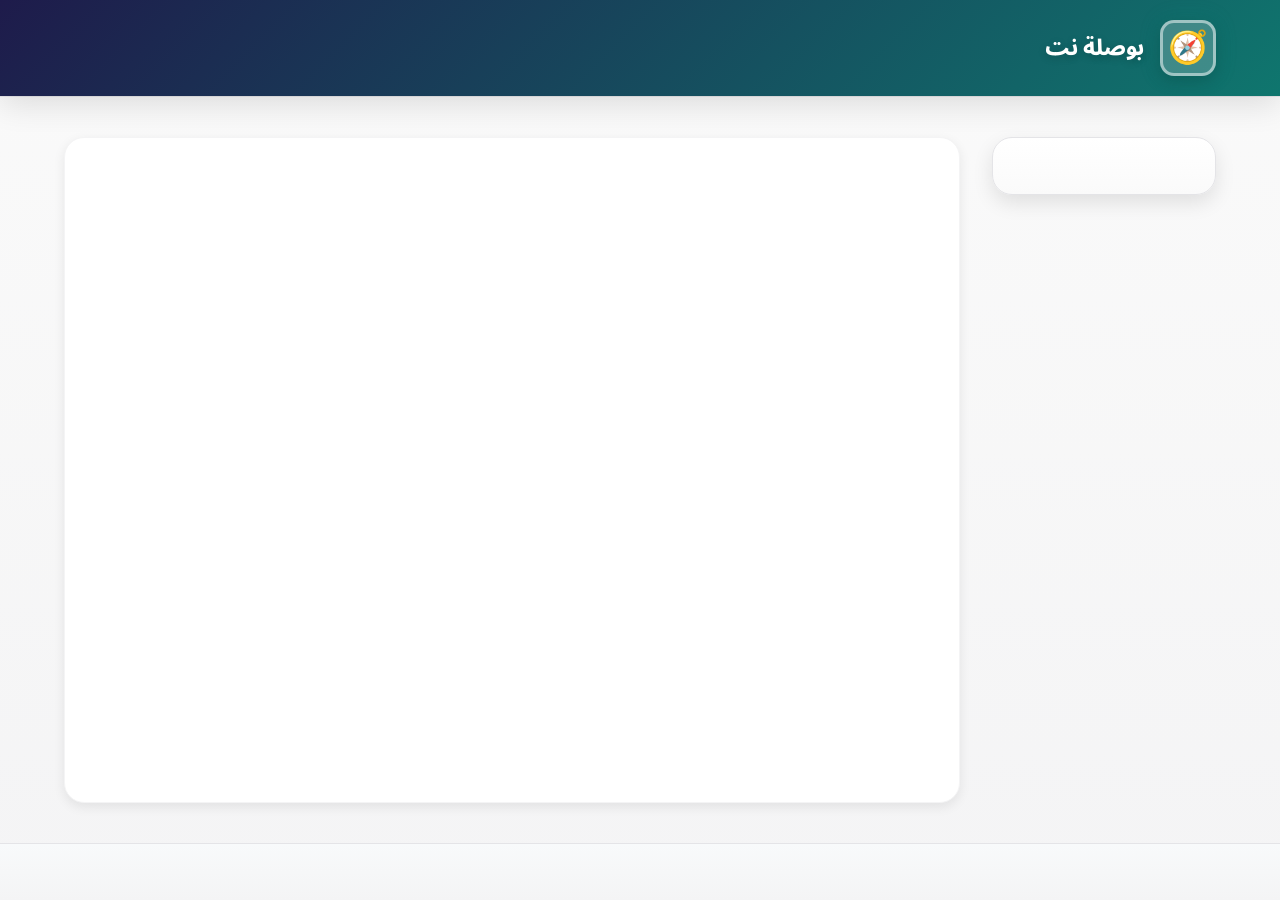
<file: index.html>
<!DOCTYPE html>
<html lang="ar" dir="rtl">
<head>
    <meta charset="UTF-8">
    <meta name="viewport" content="width=device-width, initial-scale=1.0">
    <title>بوصلة نت</title>
    <link rel="stylesheet" href="./css/style.css">
    <link href="https://fonts.googleapis.com/css2?family=Cairo:wght@400;500;600;700;800;900&family=Noto+Sans+Arabic:wght@300;400;500;600;700;800;900&family=Rubik:wght@300;400;500;600;700;800;900&display=swap" rel="stylesheet">
    <link rel="icon" href="data:image/svg+xml,<svg xmlns='http://www.w3.org/2000/svg' viewBox='0 0 100 100'><text y='.9em' font-size='90'>🧭</text></svg>">
    <style>
        * { margin: 0; padding: 0; box-sizing: border-box; }
        body {
            font-family: 'Noto Sans Arabic', sans-serif;
            min-height: 100vh;
            background: linear-gradient(180deg, #fafafa 0%, #f4f4f5 100%);
            display: flex;
            flex-direction: column;
            direction: rtl;
        }
        body[dir="rtl"] { direction: rtl; }
        body[dir="ltr"] { direction: ltr; }

        /* Apply Cairo font for headings in Arabic */
        h1, h2, h3, h4, h5, h6 {
            font-family: 'Cairo', 'Noto Sans Arabic', sans-serif;
        }

        /* ── Header - Enhanced Modern Design ── */
        .hp-header {
            background: linear-gradient(135deg, var(--secondary) 0%, var(--primary-dark) 100%);
            padding: 0;
            position: sticky;
            top: 0;
            z-index: 100;
            box-shadow: 0 8px 32px rgba(0,0,0,.12), 0 0 0 1px rgba(255,255,255,0.1);
        }
        .hp-header-inner {
            max-width: 1200px;
            margin: 0 auto;
            padding: 20px 24px;
            display: flex;
            align-items: center;
            justify-content: space-between;
            gap: 16px;
        }
        .hp-logo-area {
            display: flex;
            align-items: center;
            gap: 16px;
            text-decoration: none;
        }
        .hp-logo-img {
            width: 56px;
            height: 56px;
            border-radius: 14px;
            object-fit: cover;
            border: 3px solid rgba(255,255,255,.5);
            background: rgba(255,255,255,.2);
            display: flex;
            align-items: center;
            justify-content: center;
            font-size: 32px;
            overflow: hidden;
            flex-shrink: 0;
            box-shadow: 0 4px 16px rgba(0,0,0,.2), 0 0 20px rgba(13, 148, 136, 0.3);
            transition: var(--transition-spring);
        }
        .hp-logo-img:hover {
            transform: scale(1.05) rotate(2deg);
            box-shadow: 0 6px 20px rgba(0,0,0,.25), 0 0 30px rgba(13, 148, 136, 0.4);
        }
        .hp-logo-img img { width: 100%; height: 100%; object-fit: cover; }
        .hp-site-name {
            font-size: 22px;
            font-weight: 800;
            color: #fff;
            text-shadow: 0 2px 8px rgba(0,0,0,.2);
            line-height: 1.3;
            letter-spacing: -0.3px;
        }
        
        /* ── Navigation - Enhanced ── */
        .hp-nav {
            background: linear-gradient(180deg, #ffffff 0%, #f8fafb 100%);
            border-bottom: 1px solid #e4e4e7;
            box-shadow: 0 2px 8px rgba(0,0,0,.04);
        }
        .hp-nav-inner {
            max-width: 1200px;
            margin: 0 auto;
            padding: 0 24px;
            display: flex;
            align-items: center;
            gap: 8px;
            overflow-x: auto;
            -webkit-overflow-scrolling: touch;
        }
        .hp-nav-inner::-webkit-scrollbar { height: 0; }
        .hp-nav-link {
            display: inline-flex;
            align-items: center;
            gap: 8px;
            padding: 16px 22px;
            font-size: 15.5px;
            font-weight: 600;
            font-family: 'Noto Sans Arabic', sans-serif;
            color: #4c6373;
            text-decoration: none;
            white-space: nowrap;
            border-bottom: 3px solid transparent;
            transition: var(--transition-spring);
            border-radius: 8px 8px 0 0;
            position: relative;
            overflow: hidden;
        }
        .hp-nav-link::before {
            content: '';
            position: absolute;
            inset: 0;
            background: linear-gradient(180deg, rgba(13, 148, 136, 0.08) 0%, transparent 100%);
            opacity: 0;
            transition: var(--transition);
        }
        .hp-nav-link:hover::before {
            opacity: 1;
        }
        .hp-nav-link:hover {
            color: var(--primary);
            border-bottom-color: var(--primary);
            background: rgba(13, 148, 136, 0.06);
            transform: translateY(-2px);
        }

        /* ── Content Area ── */
        .hp-content-area {
            flex: 1;
            max-width: 1200px;
            width: 100%;
            margin: 0 auto;
            padding: 40px 24px;
            display: grid;
            grid-template-columns: 1fr 4fr;
            gap: 32px;
        }

        /* Sidebar - Enhanced */
        .hp-sidebar {
            background: linear-gradient(180deg, #ffffff 0%, #fafafa 100%);
            border: 1px solid #e4e4e7;
            border-radius: var(--border-radius-xl);
            padding: 28px;
            font-size: 14.5px;
            line-height: 1.9;
            color: #52525b;
            word-break: break-word;
            align-self: start;
            position: sticky;
            top: 100px;
            box-shadow: var(--shadow-md);
            transition: var(--transition);
        }
        .hp-sidebar:hover {
            box-shadow: var(--shadow-lg);
        }
        .hp-sidebar a { 
            color: var(--primary); 
            text-decoration: none; 
            font-weight: 600;
            transition: var(--transition);
        }
        .hp-sidebar a:hover { 
            text-decoration: underline; 
            color: var(--primary-dark);
        }

        /* Main - Enhanced */
        .hp-main {
            font-size: 16.5px;
            line-height: 2;
            color: #27272a;
            word-break: break-word;
            background: white;
            padding: 32px;
            border-radius: var(--border-radius-xl);
            box-shadow: var(--shadow);
            border: 1px solid #f4f4f5;
        }

        /* ── Rich Text Styles (for Quill WYSIWYG content) - Enhanced ── */
        .hp-main h1 { 
            font-size: 32px; 
            font-weight: 800; 
            margin: 0 0 16px 0; 
            color: var(--gray-800); 
            line-height: 1.3;
            background: linear-gradient(135deg, var(--gray-800) 0%, var(--secondary-light) 100%);
            -webkit-background-clip: text;
            -webkit-text-fill-color: transparent;
            background-clip: text;
        }
        .hp-main h2 { 
            font-size: 26px; 
            font-weight: 700; 
            margin: 24px 0 12px; 
            color: var(--secondary); 
            line-height: 1.4; 
        }
        .hp-main h3 { 
            font-size: 20px; 
            font-weight: 700; 
            margin: 20px 0 10px; 
            color: var(--primary-dark); 
            line-height: 1.4; 
        }
        .hp-main p { margin: 14px 0; }
        .hp-main ul, .hp-main ol { padding-right: 24px; margin: 14px 0; }
        .hp-main ul { list-style-type: disc; }
        .hp-main ol { list-style-type: decimal; }
        .hp-main li { margin: 6px 0; }
        .hp-main blockquote { 
            border-right: 5px solid var(--primary); 
            padding: 16px 24px; 
            margin: 20px 0; 
            background: linear-gradient(135deg, var(--primary-bg) 0%, rgba(13, 148, 136, 0.05) 100%); 
            border-radius: 0 12px 12px 0; 
            color: var(--gray-700);
            font-style: italic;
            box-shadow: var(--shadow-xs);
        }
        .hp-main a { 
            color: var(--primary); 
            text-decoration: none;
            font-weight: 600;
            transition: var(--transition);
        }
        .hp-main a:hover { 
            text-decoration: underline;
            color: var(--primary-dark);
        }
        .hp-main img { 
            max-width: 100%; 
            height: auto; 
            border-radius: var(--border-radius-lg); 
            margin: 16px 0;
            box-shadow: var(--shadow-md);
        }
        .hp-main strong { font-weight: 700; }
        .hp-main em { font-style: italic; }

        /* ── Footer - Enhanced ── */
        .hp-footer {
            text-align: center;
            padding: 28px 24px;
            border-top: 1px solid #e4e4e7;
            background: linear-gradient(180deg, #f8fafb 0%, #f4f4f5 100%);
            font-size: 14px;
            color: var(--gray-500);
            flex-shrink: 0;
            margin-top: auto;
        }
        .hp-footer a { 
            color: var(--primary); 
            text-decoration: none;
            font-weight: 600;
        }
        .hp-footer a:hover { 
            text-decoration: underline;
            color: var(--primary-dark);
        }

        /* ── Responsive ── */
        @media (max-width: 768px) {
            .hp-header-inner { flex-wrap: wrap; padding: 16px 18px; }
            .hp-site-name { font-size: 19px; }
            .hp-logo-img { width: 48px; height: 48px; font-size: 26px; }
            .hp-content-area { grid-template-columns: 1fr; padding: 24px 18px; gap: 24px; }
            .hp-sidebar { position: static; }
            .hp-nav-link { padding: 14px 16px; font-size: 14.5px; }
            .hp-main h1 { font-size: 26px; }
            .hp-main h2 { font-size: 22px; }
            .hp-main h3 { font-size: 18px; }
            .hp-main { padding: 20px; }
        }
        @media (max-width: 480px) {
            .hp-site-name { font-size: 18px; }
            .hp-logo-area { gap: 12px; }
        }
    </style>
</head>
<body>
    <!-- 1. Header Section -->
    <header class="hp-header">
        <div class="hp-header-inner">
            <div class="hp-logo-area" id="hpLogoArea">
                <div class="hp-logo-img" id="globalHeaderLogo">🧭</div>
                <div class="hp-site-name" id="hpSiteName">بوصلة نت</div>
            </div>
        </div>
    </header>

    <!-- 2. Navigation Bar -->
    <nav class="hp-nav" id="hpNavBar">
        <div class="hp-nav-inner" id="hpNavInner"></div>
    </nav>

    <!-- 3 & 4. Content Area (Sidebar 20% + Main 80%) -->
    <div class="hp-content-area">
        <aside class="hp-sidebar" id="hpSidebar"></aside>
        <main class="hp-main" id="hpMain"></main>
    </div>

    <!-- 5. Footer Section -->
    <footer class="hp-footer" id="globalFooterText"></footer>

    <!-- TinyMCE (Rich Text Editor) -->
    <script src="https://cdn.tiny.cloud/1/no-api-key/tinymce/6/tinymce.min.js" referrerpolicy="origin"></script>

    <script src="./js/data.js?v=4.5.0"></script>
    <script src="./js/global-ui.js?v=1.0.0"></script>
    <script>
        var currentLang = 'ar';

        function escapeHtml(str) {
            if (!str) return '';
            var d = document.createElement('div');
            d.textContent = str;
            return d.innerHTML;
        }

        function renderPage() {
            var hp = DataStore.getHomepage();
            var lang = currentLang;

            // Logo
            var logoEl = document.getElementById('globalHeaderLogo');
            if (hp.logo) {
                logoEl.innerHTML = '<img src="' + escapeHtml(hp.logo) + '" alt="logo">';
            } else {
                logoEl.innerHTML = '🧭';
            }

            // Site name
            var siteName = hp.siteName[lang] || hp.siteName.he || 'מצפן נט';
            document.getElementById('hpSiteName').textContent = siteName;
            document.title = siteName;

            // Nav items — each opens in a new tab
            var navItems = (hp.navItems || []).filter(function(n) { return n.isActive !== false; })
                .slice().sort(function(a,b) { return (a.order||0) - (b.order||0); });
            var navHtml = navItems.map(function(n) {
                var label = lang === 'ar' ? (n.labelAr || n.labelHe) : n.labelHe;
                return '<a class="hp-nav-link" href="' + escapeHtml(n.url) + '" target="_blank" rel="noopener noreferrer">' + escapeHtml(label) + '</a>';
            }).join('');
            document.getElementById('hpNavInner').innerHTML = navHtml;

            // Show/hide nav bar
            document.getElementById('hpNavBar').style.display = navItems.length ? '' : 'none';

            // Sidebar items — each opens in a new tab (same as nav)
            var sidebarItems = (hp.sidebarItems || []).filter(function(n) { return n.isActive !== false; })
                .slice().sort(function(a,b) { return (a.order||0) - (b.order||0); });
            var sidebarHtml = '';
            if (sidebarItems.length) {
                sidebarHtml = '<ul style="list-style:none;padding:0;margin:0;display:flex;flex-direction:column;gap:10px;">';
                sidebarItems.forEach(function(n) {
                    var label = lang === 'ar' ? (n.labelAr || n.labelHe) : n.labelHe;
                    sidebarHtml += '<li><a class="hp-nav-link" href="' + escapeHtml(n.url) + '" target="_blank" rel="noopener noreferrer" style="display:block;padding:10px 14px;border-radius:8px;border:1px solid #ececec;">' + escapeHtml(label) + '</a></li>';
                });
                sidebarHtml += '</ul>';
            }
            document.getElementById('hpSidebar').innerHTML = sidebarHtml;

            // Main content (rich text from Quill WYSIWYG — must use innerHTML)
            document.getElementById('hpMain').innerHTML = hp.mainContent[lang] || '';

            // Footer (supports HTML — links, copyright text, etc.)
            document.getElementById('globalFooterText').innerHTML = hp.footerText[lang] || '';
            if (typeof GlobalUI !== 'undefined') GlobalUI.apply(currentLang);
        }

        // Initialize
        if (DataStore.init && typeof DataStore.init === 'function') {
            var _t = setTimeout(function() { renderPage(); }, 5000);
            DataStore.init(false).then(function() { clearTimeout(_t); renderPage(); }).catch(function() { clearTimeout(_t); renderPage(); });
        } else {
            renderPage();
        }
    </script>
</body>
</html>
</file>
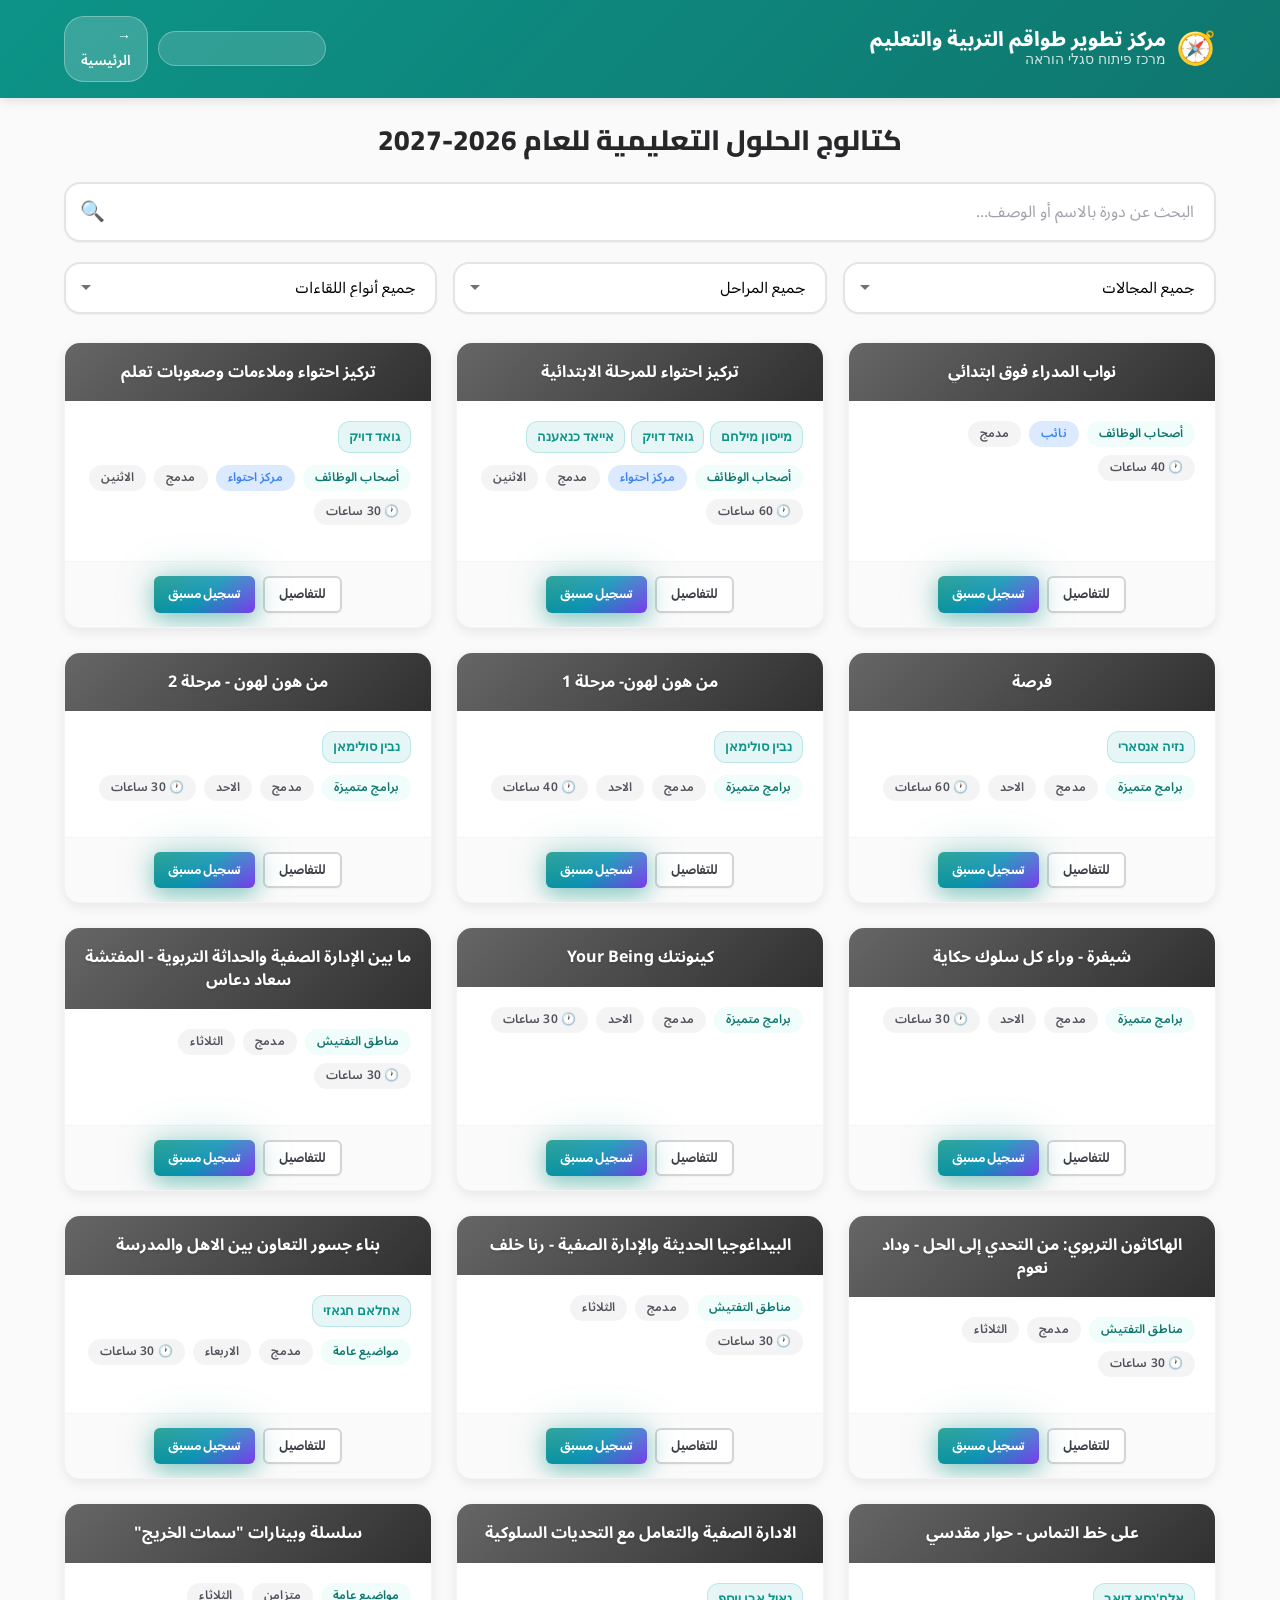
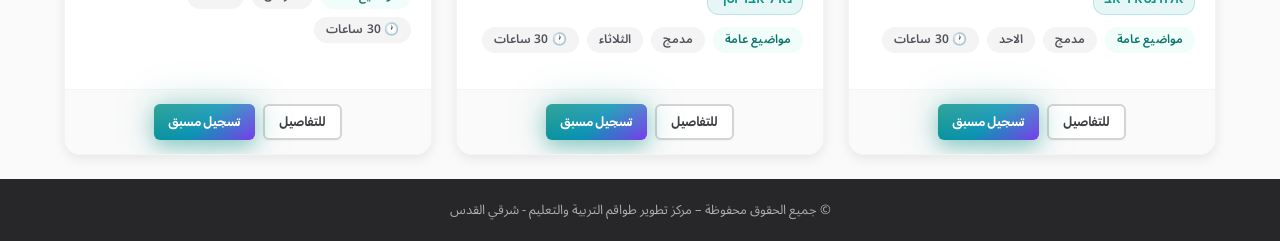
<file: catalog.html>
<!DOCTYPE html>
<html lang="ar" dir="rtl">
<head>
    <meta charset="UTF-8">
    <meta name="viewport" content="width=device-width, initial-scale=1.0">
    <title>كتالوج الحلول التعليمية للعام 2026-2027</title>
    <link rel="stylesheet" href="./css/style.css">
    <link rel="icon" href="data:image/svg+xml,<svg xmlns='http://www.w3.org/2000/svg' viewBox='0 0 100 100'><text y='.9em' font-size='90'>🧭</text></svg>">
    <style>
        /* Catalog-specific overrides — standalone page (no sidebar/dashboard shell) */
        body {
            font-family: 'Noto Sans Arabic', sans-serif;
            background: var(--gray-50);
            color: var(--gray-800);
            margin: 0;
            direction: rtl;
            min-height: 100vh;
            display: flex;
            flex-direction: column;
        }

        /* Apply Cairo font for headings in Arabic */
        h1, h2, h3, h4, h5, h6 {
            font-family: 'Cairo', 'Noto Sans Arabic', sans-serif;
        }

        /* ── Header ── */
        .catalog-header {
            background: linear-gradient(135deg, var(--primary) 0%, var(--primary-dark) 100%);
            padding: 0;
            position: sticky;
            top: 0;
            z-index: 100;
            box-shadow: 0 2px 12px rgba(0,0,0,.12);
        }
        .catalog-header-inner {
            max-width: 1200px;
            margin: 0 auto;
            padding: 16px 24px;
            display: flex;
            align-items: center;
            justify-content: space-between;
            gap: 16px;
        }
        .catalog-logo {
            display: flex;
            align-items: center;
            gap: 10px;
            color: #fff;
            text-decoration: none;
        }
        .catalog-logo-icon {
            font-size: 32px;
            line-height: 1;
        }
        .catalog-logo-text {
            display: flex;
            flex-direction: column;
        }
        .catalog-logo-text .name-ar {
            font-size: 20px;
            font-weight: 800;
            line-height: 1.2;
            color: #fff;
        }
        .catalog-logo-text .name-he {
            font-size: 14px;
            font-weight: 500;
            line-height: 1.2;
            color: rgba(255,255,255,.8);
        }

        .btn-back {
            background: rgba(255,255,255,.18);
            border: 1px solid rgba(255,255,255,.3);
            color: #fff;
            padding: 8px 16px;
            border-radius: 20px;
            font-size: 14px;
            font-weight: 600;
            cursor: pointer;
            transition: all .2s;
            font-family: 'Noto Sans Arabic', 'Tajawal', sans-serif;
            text-decoration: none;
            display: inline-flex;
            align-items: center;
            gap: 6px;
        }
        .btn-back:hover {
            background: rgba(255,255,255,.3);
        }

        /* ── Page Content ── */
        .catalog-content {
            flex: 1;
            max-width: 1200px;
            width: 100%;
            margin: 0 auto;
            padding: 24px;
        }

        /* ── Page Title ── */
        .catalog-page-title {
            font-size: 28px;
            font-weight: 800;
            color: var(--gray-800);
            margin: 0 0 24px 0;
            text-align: center;
        }

        /* ── Search ── */
        .catalog-search {
            position: relative;
            margin-bottom: 20px;
        }
        .catalog-search input {
            width: 100%;
            padding: 16px 20px 16px 48px;
            font-size: 16px;
            border-radius: var(--border-radius-lg);
            border: 2px solid var(--gray-200);
            background: #fff;
            transition: all .2s;
            font-family: 'Noto Sans Arabic', 'Tajawal', sans-serif;
            box-sizing: border-box;
        }
        .catalog-search input:focus {
            outline: none;
            border-color: var(--primary);
            box-shadow: 0 0 0 3px rgba(12,167,170,.15);
        }
        .catalog-search-icon {
            position: absolute;
            left: 16px;
            top: 50%;
            transform: translateY(-50%);
            font-size: 20px;
            color: var(--gray-400);
            pointer-events: none;
        }

        /* ── Filters ── */
        .catalog-filters {
            display: grid;
            grid-template-columns: repeat(auto-fit, minmax(200px, 1fr));
            gap: 16px;
            margin-bottom: 28px;
        }

        /* ── Card Grid ── */
        .catalog-grid {
            display: grid;
            grid-template-columns: repeat(3, 1fr);
            gap: 24px;
        }

        /* ── Catalog Card ── */
        .catalog-card {
            background: #fff;
            border-radius: var(--border-radius-lg);
            box-shadow: var(--shadow);
            overflow: hidden;
            border: 1px solid var(--gray-100);
            transition: all .25s;
            cursor: pointer;
            display: flex;
            flex-direction: column;
        }
        .catalog-card:hover {
            box-shadow: var(--shadow-lg);
            transform: translateY(-3px);
        }

        /* Colored header strip */
        .catalog-card-strip {
            padding: 18px 16px;
            text-align: center;
            color: #fff;
            position: relative;
            min-height: 56px;
            display: flex;
            align-items: center;
            justify-content: center;
        }
        .catalog-card-strip .strip-label {
            font-size: 16px;
            font-weight: 700;
            text-shadow: 0 1px 3px rgba(0,0,0,.2);
            line-height: 1.4;
            max-width: 100%;
            overflow: hidden;
            text-overflow: ellipsis;
            display: -webkit-box;
            -webkit-line-clamp: 2;
            -webkit-box-orient: vertical;
        }

        .catalog-card-body {
            padding: 20px;
            flex: 1;
            display: flex;
            flex-direction: column;
        }
        .catalog-card-name {
            font-size: 16px;
            font-weight: 700;
            color: var(--gray-800);
            margin-bottom: 8px;
            line-height: 1.4;
        }
        .catalog-card-guide {
            font-size: 14px;
            color: var(--gray-500);
            margin-bottom: 14px;
            display: flex;
            align-items: center;
            gap: 6px;
        }
        .catalog-card-guide .guide-icon {
            color: var(--primary);
        }
        .catalog-card-badges {
            display: flex;
            flex-wrap: wrap;
            gap: 8px;
            margin-bottom: 16px;
        }
        /* Mentor tags styling - displayed as separate tags */
        .catalog-card-mentors {
            display: flex;
            flex-wrap: wrap;
            gap: 6px;
            margin-bottom: 12px;
        }
        .mentor-tag {
            display: inline-block;
            background: rgba(12, 167, 170, 0.1);
            color: var(--primary);
            padding: 4px 10px;
            border-radius: 12px;
            font-size: 13px;
            font-weight: 600;
            border: 1px solid rgba(12, 167, 170, 0.2);
        }
        .catalog-card-footer {
            padding: 14px 20px;
            border-top: 1px solid var(--gray-100);
            background: var(--gray-50);
        }

        /* ── Empty State ── */
        .catalog-empty {
            grid-column: 1 / -1;
            text-align: center;
            padding: 60px 20px;
        }
        .catalog-empty-icon {
            font-size: 56px;
            margin-bottom: 16px;
        }
        .catalog-empty-text {
            font-size: 18px;
            color: var(--gray-500);
            font-weight: 600;
        }

        /* ── Detail Modal — ensure z-index above toast-container (2000) ── */
        #detailModal {
            z-index: 3000 !important;
        }
        /* Ensure toast items remain interactive when added */
        #toastContainer .toast {
            pointer-events: auto;
        }
        .detail-row {
            display: flex;
            padding: 10px 0;
            border-bottom: 1px solid var(--gray-100);
            gap: 12px;
        }
        .detail-row:last-child {
            border-bottom: none;
        }
        .detail-label {
            font-weight: 700;
            color: var(--gray-600);
            min-width: 120px;
            flex-shrink: 0;
            font-size: 14px;
        }
        .detail-value {
            color: var(--gray-800);
            font-size: 14px;
            line-height: 1.6;
            word-break: break-word;
        }
        .detail-badges {
            display: flex;
            flex-wrap: wrap;
            gap: 6px;
        }

        /* ── Footer ── */
        .catalog-footer {
            background: var(--gray-800);
            color: rgba(255,255,255,.6);
            text-align: center;
            padding: 20px;
            font-size: 13px;
            margin-top: auto;
        }

        /* ── Responsive ── */
        @media (max-width: 1024px) {
            .catalog-grid {
                grid-template-columns: repeat(2, 1fr);
            }
        }
        @media (max-width: 640px) {
            .catalog-grid {
                grid-template-columns: 1fr;
            }
            .catalog-header-inner {
                padding: 12px 16px;
            }
            .catalog-content {
                padding: 16px;
            }
            .catalog-page-title {
                font-size: 22px;
            }
            .catalog-filters {
                grid-template-columns: 1fr;
            }
            .modal {
                max-width: 100%;
                margin: 8px;
                max-height: 95vh;
            }
        }
    </style>
</head>
<body>

    <!-- Header -->
    <header class="catalog-header">
        <div class="catalog-header-inner">
            <a class="catalog-logo" href="./index.html">
                <span class="catalog-logo-icon" id="globalHeaderLogo">🧭</span>
                <span class="catalog-logo-text">
                    <span class="name-ar" id="globalHeaderNameAr">بوصلة نت</span>
                    <span class="name-he" id="globalHeaderNameHe">מצפן נט</span>
                </span>
            </a>
            <div style="display:flex;align-items:center;gap:10px;">
                <select id="yearSelect" class="form-select" style="min-width:150px;font-size:14px;padding:8px 12px;border-radius:20px;border:1px solid rgba(255,255,255,.3);background:rgba(255,255,255,.15);color:#fff;cursor:pointer;" onchange="CatalogPage.onYearChange(this.value)"></select>
                <a href="./index.html" class="btn-back">→ الرئيسية</a>
            </div>
        </div>
    </header>

    <!-- Main Content -->
    <main class="catalog-content">
        <h1 class="catalog-page-title" id="pageTitle"></h1>

        <!-- Search -->
        <div class="catalog-search">
            <input type="text" id="searchInput" class="form-input" autocomplete="off">
            <span class="catalog-search-icon">🔍</span>
        </div>

        <!-- Filters -->
        <div class="catalog-filters">
            <select id="filterTopicType" class="form-select"></select>
            <select id="filterEducationStage" class="form-select"></select>
            <select id="filterMeetingType" class="form-select"></select>
        </div>

        <!-- Card Grid -->
        <div class="catalog-grid" id="catalogGrid"></div>
    </main>

    <!-- Detail Modal -->
    <div class="modal-overlay" id="detailModal">
        <div class="modal" role="dialog" aria-modal="true">
            <div class="modal-header">
                <h2 class="modal-title" id="modalTitle"></h2>
                <button class="modal-close" id="modalClose" aria-label="Close">✕</button>
            </div>
            <div class="modal-body" id="modalBody"></div>
            <div class="modal-footer" id="modalFooter"></div>
        </div>
    </div>

    <!-- Toast Container — hidden from pointer events when empty -->
    <div class="toast-container" id="toastContainer" style="pointer-events:none;"></div>

    <!-- Footer -->
    <footer class="catalog-footer" id="globalFooterText"></footer>

    <!-- Scripts -->
    <script src="./js/data.js?v=4.4.0"></script>
    <script src="./js/global-ui.js?v=1.0.0"></script>
    <script src="./js/catalog.js?v=4.9.0"></script>
</body>
</html>
</file>
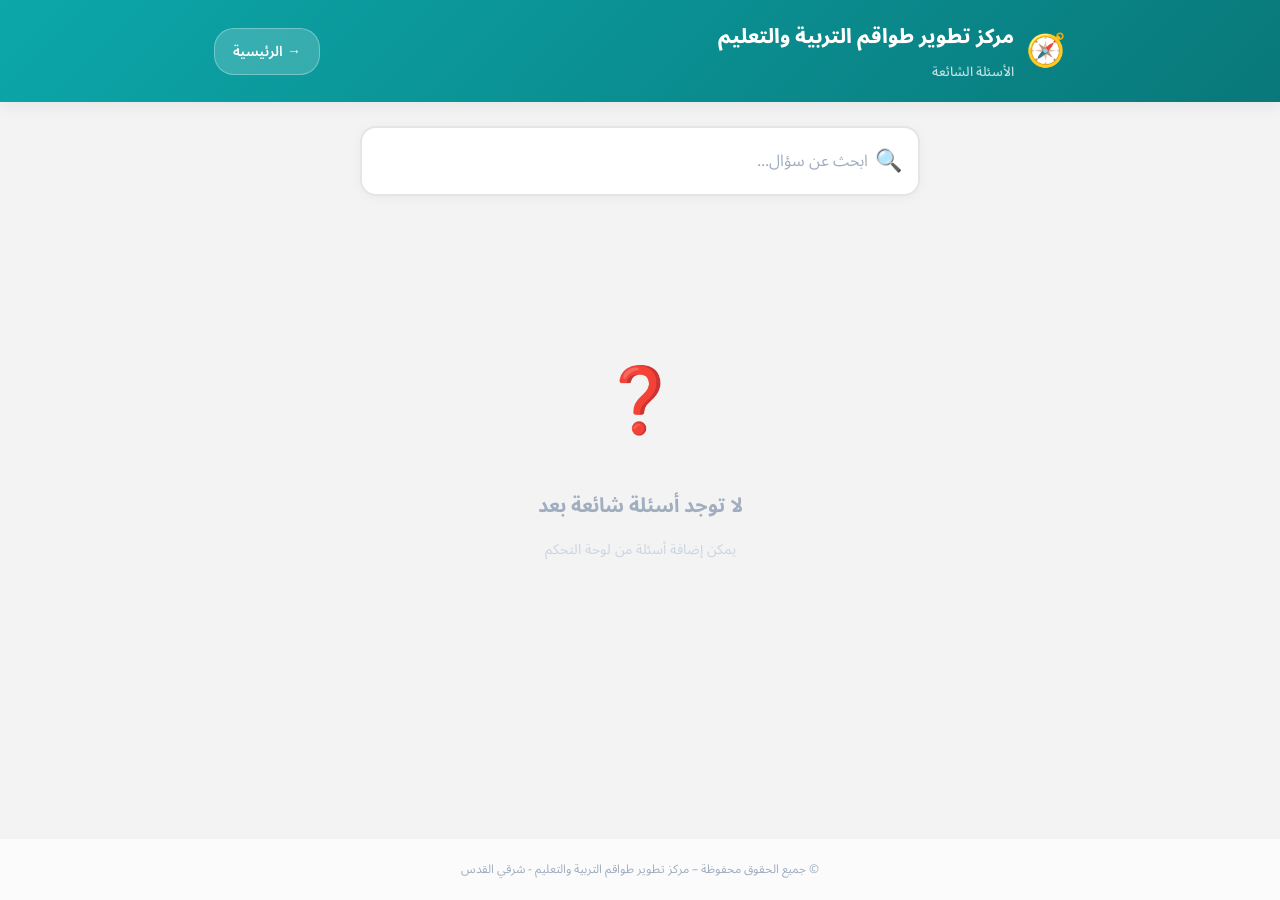
<file: faq.html>
<!DOCTYPE html>
<html lang="ar" dir="rtl">
<head>
    <meta charset="UTF-8">
    <meta name="viewport" content="width=device-width, initial-scale=1.0">
    <title>الأسئلة الشائعة — بوصلة نت</title>
    <link href="https://fonts.googleapis.com/css2?family=Noto+Sans+Arabic:wght@300;400;500;600;700;800;900&family=Tajawal:wght@200;300;400;500;700;800;900&display=swap" rel="stylesheet">
    <link rel="icon" href="data:image/svg+xml,<svg xmlns='http://www.w3.org/2000/svg' viewBox='0 0 100 100'><text y='.9em' font-size='90'>🧭</text></svg>">
    <style>
        * { margin: 0; padding: 0; box-sizing: border-box; }
        body {
            font-family: 'Noto Sans Arabic', 'Tajawal', sans-serif;
            min-height: 100vh;
            background: var(--gray-50, #f3f3f3);
            display: flex;
            flex-direction: column;
        }

        /* ── Header ── */
        .faq-header {
            background: linear-gradient(135deg, #0ca7aa 0%, #09787a 100%);
            padding: 0;
            position: sticky;
            top: 0;
            z-index: 100;
            box-shadow: 0 4px 16px rgba(0,0,0,.06);
        }
        .faq-header-inner {
            max-width: 900px;
            margin: 0 auto;
            padding: 16px 24px;
            display: flex;
            align-items: center;
            justify-content: space-between;
            gap: 16px;
        }
        .faq-logo {
            display: flex;
            align-items: center;
            gap: 12px;
            color: #fff;
            text-decoration: none;
        }
        .faq-logo-icon { font-size: 32px; line-height: 1; }
        .faq-logo-text { font-size: 20px; font-weight: 800; color: #fff; }
        .faq-logo-sub { font-size: 13px; color: rgba(255,255,255,.75); font-weight: 500; }
        .btn-back {
            background: rgba(255,255,255,.18);
            border: 1px solid rgba(255,255,255,.3);
            color: #fff;
            padding: 8px 18px;
            border-radius: 20px;
            font-size: 14px;
            font-weight: 600;
            cursor: pointer;
            transition: all .2s;
            font-family: 'Noto Sans Arabic', 'Tajawal', sans-serif;
            text-decoration: none;
            display: inline-flex;
            align-items: center;
            gap: 6px;
        }
        .btn-back:hover { background: rgba(255,255,255,.3); }

        /* ── Search Section ── */
        .search-section {
            max-width: 900px;
            width: 100%;
            margin: 0 auto;
            padding: 24px 24px 0;
        }
        .search-wrapper {
            position: relative;
            max-width: 560px;
            margin: 0 auto;
        }
        .search-wrapper .search-icon {
            position: absolute;
            right: 18px;
            top: 50%;
            transform: translateY(-50%);
            font-size: 22px;
            pointer-events: none;
            color: #a0aec0;
            transition: color .2s;
        }
        .search-wrapper input {
            width: 100%;
            padding: 16px 50px 16px 48px;
            border-radius: 16px;
            border: 2px solid #e5e5e5;
            background: #fff;
            color: #1a1a1a;
            font-size: 16px;
            font-family: 'Noto Sans Arabic', 'Tajawal', sans-serif;
            transition: all .25s;
            box-shadow: 0 2px 12px rgba(0,0,0,.04);
        }
        .search-wrapper input::placeholder { color: #a0aec0; }
        .search-wrapper input:focus {
            outline: none;
            border-color: #0ca7aa;
            box-shadow: 0 4px 20px rgba(12,167,170,.12);
        }
        .search-wrapper input:focus ~ .search-icon { color: #0ca7aa; }
        .search-clear {
            position: absolute;
            left: 14px;
            top: 50%;
            transform: translateY(-50%);
            background: none;
            border: none;
            font-size: 20px;
            cursor: pointer;
            color: #cbd5e0;
            padding: 4px;
            line-height: 1;
            display: none;
            transition: color .2s;
        }
        .search-clear:hover { color: #e53e3e; }
        .search-clear.visible { display: block; }
        .search-results-count {
            text-align: center;
            margin-top: 12px;
            font-size: 14px;
            color: #718096;
            font-weight: 500;
            min-height: 22px;
        }

        /* ── Content ── */
        .faq-content {
            flex: 1;
            max-width: 900px;
            width: 100%;
            margin: 0 auto;
            padding: 24px;
        }

        /* ── FAQ Item (Yellow Pages accordion style) ── */
        .faq-item {
            background: #fff;
            border-radius: 16px;
            box-shadow: 0 2px 12px rgba(0,0,0,.06);
            overflow: hidden;
            border: 1px solid #edf2f7;
            margin-bottom: 16px;
            transition: all .25s ease;
        }
        .faq-item:hover {
            box-shadow: 0 6px 24px rgba(12,167,170,.12);
            transform: translateY(-1px);
        }
        .faq-item-header {
            display: flex;
            align-items: center;
            gap: 14px;
            padding: 18px 22px;
            cursor: pointer;
            user-select: none;
            transition: background .15s;
        }
        .faq-item-header:hover { background: rgba(12,167,170,.04); }
        .faq-item-icon {
            width: 40px;
            height: 40px;
            border-radius: 12px;
            background: linear-gradient(135deg, #0ca7aa, #09787a);
            color: #fff;
            display: flex;
            align-items: center;
            justify-content: center;
            font-size: 20px;
            flex-shrink: 0;
        }
        .faq-item-title {
            flex: 1;
            font-size: 17px;
            font-weight: 700;
            color: #1a1a1a;
            line-height: 1.5;
        }
        .faq-item-arrow {
            font-size: 18px;
            color: #a0aec0;
            transition: transform .3s ease;
            flex-shrink: 0;
        }
        .faq-item.open .faq-item-arrow { transform: rotate(180deg); }
        .faq-item-body {
            max-height: 0;
            overflow: hidden;
            transition: max-height .35s ease;
        }
        .faq-item.open .faq-item-body { max-height: 2000px; }
        .faq-item-answer {
            padding: 0 22px 20px 76px;
            font-size: 15px;
            line-height: 1.8;
            color: #555555;
            direction: rtl;
        }
        .faq-item-answer img { max-width: 100%; border-radius: 8px; }
        .faq-item-answer a { color: #0ca7aa; text-decoration: underline; }
        .faq-item-answer ul, .faq-item-answer ol { padding-right: 20px; margin: 8px 0; }
        .faq-item-answer li { margin-bottom: 4px; }

        /* ── Empty State ── */
        .faq-empty {
            text-align: center;
            padding: 80px 20px;
        }
        .faq-empty-icon { font-size: 64px; margin-bottom: 16px; }
        .faq-empty-text { font-size: 20px; color: #a0aec0; font-weight: 700; }
        .faq-empty-sub { font-size: 14px; color: #cbd5e0; margin-top: 8px; }

        /* ── Footer ── */
        .faq-footer {
            text-align: center;
            padding: 18px;
            color: #a0aec0;
            font-size: 12px;
            border-top: 1px solid #edf2f7;
            background: rgba(255,255,255,.7);
            flex-shrink: 0;
        }

        /* ── Responsive ── */
        @media (max-width: 768px) {
            .faq-header-inner { flex-wrap: wrap; }
            .search-section { padding: 16px 16px 0; }
            .search-wrapper { max-width: 100%; }
            .search-wrapper input { padding: 14px 44px 14px 42px; font-size: 15px; }
            .faq-content { padding: 16px; }
            .faq-item-header { padding: 14px 16px; }
            .faq-item-answer { padding: 0 16px 16px 58px; font-size: 14px; }
            .faq-item-icon { width: 34px; height: 34px; font-size: 17px; border-radius: 10px; }
            .faq-item-title { font-size: 15px; }
        }
        @media (max-width: 480px) {
            .faq-logo-text { font-size: 17px; }
            .faq-item-answer { padding: 0 14px 14px 14px; }
        }
    </style>
</head>
<body>
    <!-- Header -->
    <header class="faq-header">
        <div class="faq-header-inner">
            <a class="faq-logo" href="./index.html">
                <span class="faq-logo-icon" id="globalHeaderLogo">🧭</span>
                <div>
                    <div class="faq-logo-text" id="globalHeaderNameAr">بوصلة نت</div>
                    <span id="globalHeaderNameHe" style="font-size:17px;font-weight:700;color:#fff;display:none;">מצפן נט</span>
                    <div class="faq-logo-sub">الأسئلة الشائعة</div>
                </div>
            </a>
            <a href="./index.html" class="btn-back">→ الرئيسية</a>
        </div>
    </header>

    <!-- Search -->
    <section class="search-section" aria-label="بحث في الأسئلة الشائعة">
        <div class="search-wrapper">
            <input type="text" id="faqSearch" placeholder="ابحث عن سؤال..." oninput="filterFAQ()" aria-label="بحث في الأسئلة">
            <span class="search-icon">🔍</span>
            <button class="search-clear" id="searchClear" onclick="clearSearch()" aria-label="مسح البحث">✕</button>
        </div>
        <div class="search-results-count" id="searchResultsCount"></div>
    </section>

    <!-- Main Content -->
    <main class="faq-content" id="faqContainer"></main>

    <!-- Footer -->
    <footer class="faq-footer" id="globalFooterText">
        بوصلة نت © <span id="footerYear"></span> | وزارة التربية والتعليم
    </footer>

    <script src="./js/data.js?v=4.4.0"></script>
    <script src="./js/global-ui.js?v=1.0.0"></script>
    <script>
        document.getElementById('footerYear').textContent = new Date().getFullYear();

        function escapeHtml(str) {
            if (!str) return '';
            var d = document.createElement('div');
            d.textContent = str;
            return d.innerHTML;
        }

        function renderFAQ(filter) {
            var items = (DataStore.getAll(DataStore.KEYS.FAQ_DATA) || [])
                .slice()
                .sort(function(a, b) { return (a.order || 0) - (b.order || 0); });
            var totalCount = items.length;

            if (filter) {
                var f = filter.toLowerCase();
                items = items.filter(function(item) {
                    return (item.titleAr || '').toLowerCase().indexOf(f) !== -1 ||
                           (item.titleHe || '').toLowerCase().indexOf(f) !== -1 ||
                           (item.answerAr || '').toLowerCase().indexOf(f) !== -1 ||
                           (item.answerHe || '').toLowerCase().indexOf(f) !== -1;
                });
            }

            var countEl = document.getElementById('searchResultsCount');
            var clearBtn = document.getElementById('searchClear');
            if (filter) {
                countEl.textContent = 'تم العثور على ' + items.length + ' أسئلة من أصل ' + totalCount;
                clearBtn.classList.add('visible');
            } else {
                countEl.textContent = '';
                clearBtn.classList.remove('visible');
            }

            var container = document.getElementById('faqContainer');
            if (!items.length) {
                container.innerHTML = '<div class="faq-empty">' +
                    '<div class="faq-empty-icon">❓</div>' +
                    '<div class="faq-empty-text">' + (filter ? 'لم يتم العثور على نتائج' : 'لا توجد أسئلة شائعة بعد') + '</div>' +
                    '<div class="faq-empty-sub">' + (filter ? 'حاول البحث بكلمات مختلفة' : 'يمكن إضافة أسئلة من لوحة التحكم') + '</div>' +
                '</div>';
                return;
            }

            var html = items.map(function(item, idx) {
                var title = item.titleAr || item.titleHe || '—';
                var answer = item.answerAr || item.answerHe || '';
                return '<div class="faq-item" onclick="toggleFAQ(this)">' +
                    '<div class="faq-item-header">' +
                        '<div class="faq-item-icon">❓</div>' +
                        '<div class="faq-item-title">' + escapeHtml(title) + '</div>' +
                        '<div class="faq-item-arrow">▼</div>' +
                    '</div>' +
                    '<div class="faq-item-body">' +
                        '<div class="faq-item-answer">' + answer + '</div>' +
                    '</div>' +
                '</div>';
            }).join('');

            container.innerHTML = html;

            // Auto-open first item when no search filter
            if (!filter && items.length > 0) {
                var first = container.querySelector('.faq-item');
                if (first) first.classList.add('open');
            }
        }

        function toggleFAQ(el) {
            el.classList.toggle('open');
        }

        function filterFAQ() {
            renderFAQ(document.getElementById('faqSearch').value.trim());
        }

        function clearSearch() {
            var input = document.getElementById('faqSearch');
            input.value = '';
            input.focus();
            renderFAQ();
        }

        // Initialize
        if (DataStore.init && typeof DataStore.init === 'function') {
            var _t = setTimeout(function() { renderFAQ(); if (typeof GlobalUI !== 'undefined') GlobalUI.apply('ar'); }, 5000);
            DataStore.init(false).then(function() { clearTimeout(_t); renderFAQ(); if (typeof GlobalUI !== 'undefined') GlobalUI.apply('ar'); }).catch(function() { clearTimeout(_t); renderFAQ(); if (typeof GlobalUI !== 'undefined') GlobalUI.apply('ar'); });
        } else {
            renderFAQ();
            if (typeof GlobalUI !== 'undefined') GlobalUI.apply('ar');
        }
    </script>
</body>
</html>
</file>
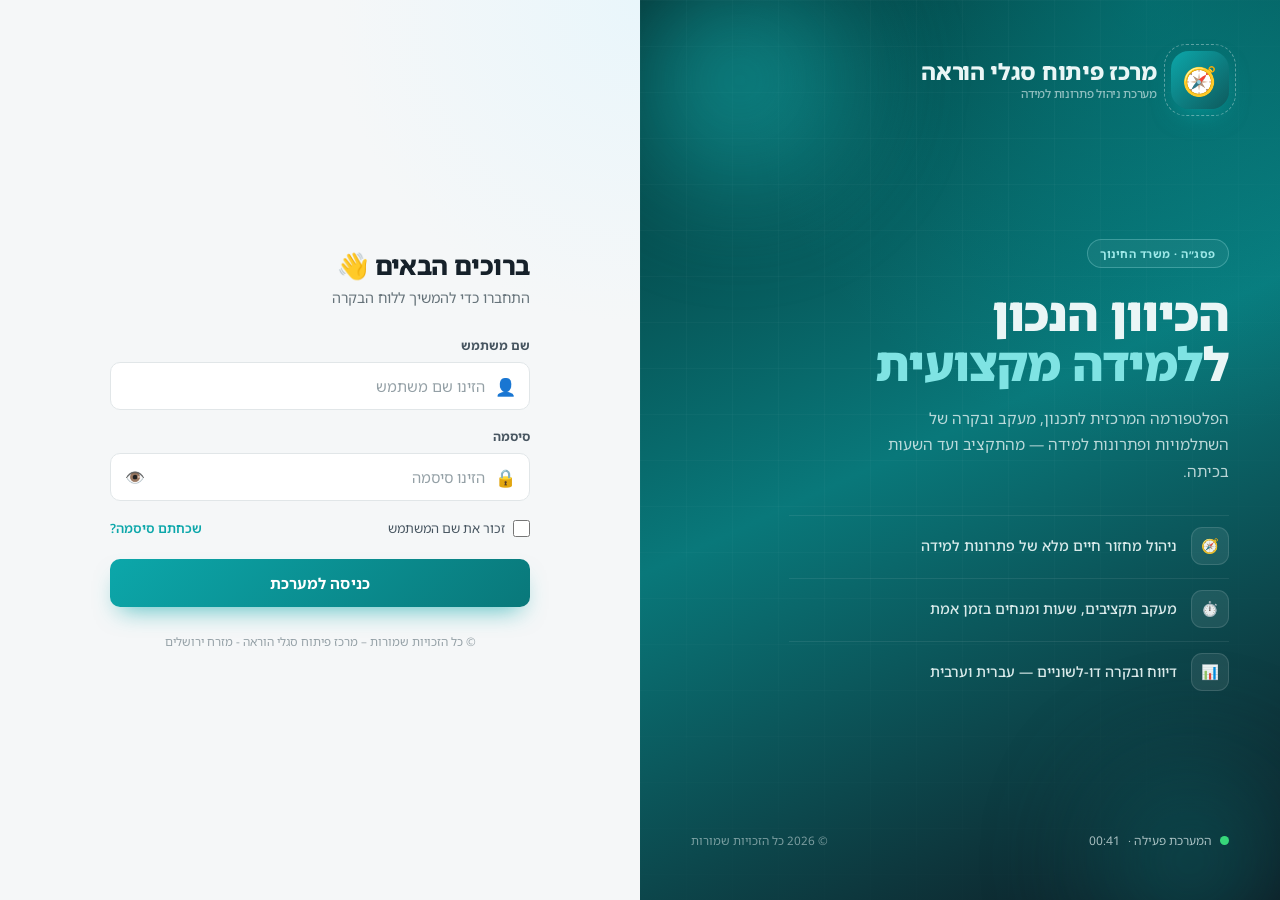
<file: login.html>
<!DOCTYPE html>
<html lang="he" dir="rtl">
<head>
<meta charset="UTF-8">
<meta name="viewport" content="width=device-width, initial-scale=1.0">
<title>מצפן נט — כניסה למערכת</title>
<link rel="preconnect" href="https://fonts.googleapis.com">
<link rel="preconnect" href="https://fonts.gstatic.com" crossorigin>
<link href="https://fonts.googleapis.com/css2?family=Noto+Sans+Hebrew:wght@400;500;600;700;800;900&family=Tajawal:wght@400;500;700;800;900&display=swap" rel="stylesheet">
<style>
/* ============================================================
   מצפן נט — מסך כניסה (עיצוב עצמאי, ללא תלות ב-style.css)
   ============================================================ */
:root{
  --primary:#0ca7aa; --primary-dark:#09787a; --primary-light:#0e5a5d;
  --primary-bg:#e9f6fb; --accent:#00b8b8;
  --navy:#0f1820; --navy-2:#24343f; --navy-deep:#043233;
  --gray-50:#f5f7f8; --gray-100:#eef1f2; --gray-200:#e1e6e8;
  --gray-300:#c4ccd0; --gray-400:#94a0a6; --gray-500:#66737a;
  --gray-600:#475560; --gray-700:#2b3740; --gray-800:#16212a;
  --danger:#d9534f; --danger-bg:#fdecea;
  --radius:14px; --radius-sm:10px;
  --shadow-card:0 30px 70px -28px rgba(8,40,42,.55), 0 12px 28px -18px rgba(8,40,42,.35);
  --font:'Noto Sans Hebrew','Tajawal','Noto Sans Arabic',system-ui,sans-serif;
}
*,*::before,*::after{margin:0;padding:0;box-sizing:border-box}
html{font-size:15px;-webkit-text-size-adjust:100%}
body{
  font-family:var(--font); direction:rtl; text-align:right;
  color:var(--gray-700); background:var(--gray-50);
  min-height:100vh; -webkit-font-smoothing:antialiased; overflow-x:hidden;
}
button{font-family:inherit}
::selection{background:var(--primary-bg);color:var(--primary-dark)}

/* ---------- SHELL (מסך מפוצל) ---------- */
.auth-shell{display:flex;min-height:100vh}

/* ---------- BRAND PANEL (הצד החי) ---------- */
.auth-brand{
  position:relative; flex:1 1 50%; overflow:hidden;
  display:flex; flex-direction:column; justify-content:space-between;
  padding:clamp(28px,4vw,56px);
  background:
    radial-gradient(120% 90% at 80% 0%, rgba(0,184,184,.28) 0%, transparent 55%),
    linear-gradient(155deg, var(--navy-deep) 0%, var(--primary-dark) 48%, var(--navy) 100%);
  color:#eaf6f6; isolation:isolate;
}
/* רשת עדינה */
.auth-brand::before{
  content:""; position:absolute; inset:0; z-index:-1; opacity:.5;
  background-image:
    linear-gradient(rgba(255,255,255,.05) 1px, transparent 1px),
    linear-gradient(90deg, rgba(255,255,255,.05) 1px, transparent 1px);
  background-size:46px 46px;
  -webkit-mask-image:radial-gradient(120% 120% at 30% 20%, #000 30%, transparent 80%);
          mask-image:radial-gradient(120% 120% at 30% 20%, #000 30%, transparent 80%);
}
/* אורות צפים */
.orb{position:absolute; border-radius:50%; filter:blur(46px); z-index:-1; opacity:.55; will-change:transform}
.orb.a{width:340px;height:340px; top:-90px; left:-70px; background:radial-gradient(circle,#19d3d3,transparent 70%); animation:drift1 16s ease-in-out infinite}
.orb.b{width:300px;height:300px; bottom:-110px; right:-60px; background:radial-gradient(circle,#0a6f72,transparent 70%); animation:drift2 19s ease-in-out infinite}
@keyframes drift1{0%,100%{transform:translate(0,0) scale(1)}50%{transform:translate(40px,30px) scale(1.12)}}
@keyframes drift2{0%,100%{transform:translate(0,0) scale(1)}50%{transform:translate(-34px,-26px) scale(1.1)}}

.brand-top{display:flex;align-items:center;gap:14px;animation:fadeUp .7s both}
.logo-mark{
  position:relative; width:58px; height:58px; flex:none; border-radius:18px;
  display:grid; place-items:center; font-size:28px;
  background:linear-gradient(135deg,var(--primary),var(--primary-light));
  box-shadow:0 10px 26px -8px rgba(0,184,184,.6);
}
.logo-mark::after{
  content:""; position:absolute; inset:-7px; border-radius:22px;
  border:1.5px dashed rgba(255,255,255,.35); animation:ringSpin 22s linear infinite;
}
@keyframes ringSpin{to{transform:rotate(360deg)}}
.brand-name{font-size:1.5rem; font-weight:800; letter-spacing:-.3px; line-height:1.1}
.brand-name small{display:block; font-size:.78rem; font-weight:500; color:rgba(234,246,246,.6); margin-top:3px}

.brand-hero{margin:auto 0; max-width:440px}
.eyebrow{
  display:inline-flex; align-items:center; gap:8px; font-size:.74rem; font-weight:700;
  letter-spacing:.5px; text-transform:uppercase; color:#9fe9e9;
  padding:6px 12px; border:1px solid rgba(159,233,233,.3); border-radius:999px;
  background:rgba(255,255,255,.05); margin-bottom:20px; animation:fadeUp .7s .05s both;
}
.brand-hero h1{
  font-size:clamp(2rem,4.4vw,3.1rem); font-weight:900; line-height:1.08;
  letter-spacing:-1px; margin-bottom:16px; animation:fadeUp .7s .12s both;
}
.brand-hero h1 em{font-style:normal; color:#7fe3e3}
.brand-hero p{font-size:1.02rem; line-height:1.75; color:rgba(234,246,246,.78); max-width:40ch; animation:fadeUp .7s .2s both}

.value-list{list-style:none; margin-top:30px; display:flex; flex-direction:column; gap:2px}
.value-list li{
  display:flex; align-items:center; gap:14px; padding:11px 0;
  border-top:1px solid rgba(255,255,255,.08); animation:fadeUp .6s both;
}
.value-list li:nth-child(1){animation-delay:.30s}
.value-list li:nth-child(2){animation-delay:.40s}
.value-list li:nth-child(3){animation-delay:.50s}
.value-ico{
  width:38px; height:38px; flex:none; border-radius:11px; display:grid; place-items:center;
  font-size:18px; background:rgba(255,255,255,.08); border:1px solid rgba(255,255,255,.12);
}
.value-list span{font-size:.95rem; font-weight:500; color:rgba(234,246,246,.92)}

.brand-foot{display:flex; align-items:center; justify-content:space-between; gap:14px; flex-wrap:wrap; animation:fadeUp .7s .6s both}
.live-pill{display:inline-flex; align-items:center; gap:8px; font-size:.8rem; color:rgba(234,246,246,.7)}
.live-dot{width:9px; height:9px; border-radius:50%; background:#37d67a; box-shadow:0 0 0 0 rgba(55,214,122,.6); animation:blink 2s infinite}
@keyframes blink{0%{box-shadow:0 0 0 0 rgba(55,214,122,.55)}70%{box-shadow:0 0 0 8px rgba(55,214,122,0)}100%{box-shadow:0 0 0 0 rgba(55,214,122,0)}}
.brand-foot .org{font-size:.78rem; color:rgba(234,246,246,.5)}

/* ---------- FORM PANEL ---------- */
.auth-form-wrap{
  flex:1 1 50%; display:flex; align-items:center; justify-content:center;
  padding:clamp(24px,4vw,56px); background:
    radial-gradient(80% 60% at 100% 0%, var(--primary-bg) 0%, transparent 60%), var(--gray-50);
}
.auth-card{width:100%; max-width:420px; animation:fadeUp .6s .1s both}
.card-head{margin-bottom:30px}
.card-head .hi{font-size:1.7rem; font-weight:800; color:var(--gray-800); letter-spacing:-.4px}
.card-head .sub{margin-top:6px; font-size:.95rem; color:var(--gray-500)}

.field{margin-bottom:18px}
.field label{display:block; font-size:.82rem; font-weight:700; color:var(--gray-600); margin-bottom:8px}
.input-wrap{position:relative; display:flex; align-items:center}
.input-wrap .lead{
  position:absolute; right:14px; font-size:17px; color:var(--gray-400);
  pointer-events:none; transition:color .2s;
}
.input-wrap input{
  width:100%; padding:13px 44px 13px 14px; font-size:.98rem; font-family:inherit;
  color:var(--gray-800); background:#fff; direction:rtl;
  border:1.8px solid var(--gray-200); border-radius:var(--radius-sm);
  transition:border-color .2s, box-shadow .2s;
}
.input-wrap input::placeholder{color:var(--gray-400)}
.input-wrap input:hover{border-color:var(--gray-300)}
.input-wrap input:focus{outline:none; border-color:var(--primary); box-shadow:0 0 0 4px rgba(12,167,170,.13)}
.input-wrap:focus-within .lead{color:var(--primary)}
.input-wrap input.has-toggle{padding-left:46px}
.eye-btn{
  position:absolute; left:8px; width:34px; height:34px; border:none; background:transparent;
  border-radius:8px; cursor:pointer; font-size:16px; color:var(--gray-400);
  display:grid; place-items:center; transition:background .15s,color .15s;
}
.eye-btn:hover{background:var(--gray-100); color:var(--gray-600)}

/* הדגשה בעת מילוי אוטומטי */
.input-wrap.flash input{animation:fieldFlash .8s ease}
@keyframes fieldFlash{0%{box-shadow:0 0 0 0 rgba(12,167,170,.5)}40%{box-shadow:0 0 0 6px rgba(12,167,170,.18);border-color:var(--primary)}100%{box-shadow:0 0 0 0 rgba(12,167,170,0)}}

.row-between{display:flex; align-items:center; justify-content:space-between; margin:4px 0 22px; gap:10px}
.check{display:inline-flex; align-items:center; gap:8px; cursor:pointer; font-size:.85rem; color:var(--gray-600); user-select:none}
.check input{width:17px; height:17px; accent-color:var(--primary); cursor:pointer}
.link-muted{background:none; border:none; padding:0; cursor:pointer; font-size:.85rem; color:var(--primary); font-weight:600}
.link-muted:hover{color:var(--primary-dark); text-decoration:underline}

.submit-btn{
  width:100%; padding:14px; border:none; border-radius:var(--radius-sm); cursor:pointer;
  background:linear-gradient(135deg,var(--primary),var(--primary-dark)); color:#fff;
  font-size:1rem; font-weight:700; letter-spacing:.2px;
  display:inline-flex; align-items:center; justify-content:center; gap:10px;
  box-shadow:0 12px 24px -10px rgba(12,167,170,.7);
  transition:transform .15s, box-shadow .2s, opacity .2s;
}
.submit-btn:hover:not(:disabled){transform:translateY(-2px); box-shadow:0 18px 30px -12px rgba(12,167,170,.75)}
.submit-btn:active:not(:disabled){transform:translateY(0) scale(.99)}
.submit-btn:disabled{opacity:.7; cursor:wait}
.spinner{width:18px; height:18px; border:2.5px solid rgba(255,255,255,.4); border-top-color:#fff; border-radius:50%; animation:spin .7s linear infinite}
@keyframes spin{to{transform:rotate(360deg)}}

.error-box{
  display:none; align-items:center; gap:9px; margin-bottom:16px;
  padding:11px 14px; border-radius:var(--radius-sm);
  background:var(--danger-bg); border:1px solid #f3c6c3; color:#b3342f; font-size:.88rem; font-weight:600;
}
.error-box.show{display:flex; animation:shake .42s}
@keyframes shake{10%,90%{transform:translateX(-2px)}20%,80%{transform:translateX(4px)}30%,50%,70%{transform:translateX(-7px)}40%,60%{transform:translateX(7px)}}

.card-foot{margin-top:26px; text-align:center; font-size:.78rem; color:var(--gray-400); line-height:1.6}

/* ---------- DEV PANEL (מקומי בלבד) ---------- */
.dev-panel{
  margin-top:22px; padding:14px 16px; border-radius:var(--radius-sm);
  border:1.5px dashed var(--gray-300); background:repeating-linear-gradient(45deg,#fbfdfd,#fbfdfd 10px,#f4f8f8 10px,#f4f8f8 20px);
}
.dev-panel .dev-title{display:flex; align-items:center; gap:8px; font-size:.82rem; font-weight:800; color:var(--gray-600); margin-bottom:4px}
.dev-panel .dev-note{font-size:.74rem; color:var(--gray-500); margin-bottom:12px; line-height:1.5}
.dev-rows{display:flex; flex-direction:column; gap:8px}
.dev-row{
  display:flex; align-items:center; justify-content:space-between; gap:10px;
  padding:9px 12px; background:#fff; border:1px solid var(--gray-200); border-radius:9px;
}
.dev-row .who{font-size:.82rem}
.dev-row .who b{color:var(--gray-700)}
.dev-row .who code{direction:ltr; display:inline-block; color:var(--gray-500); font-size:.76rem; background:var(--gray-100); padding:1px 7px; border-radius:5px; margin-right:6px}
.dev-fill{
  border:1px solid var(--primary); background:var(--primary-bg); color:var(--primary-dark);
  font-size:.76rem; font-weight:700; padding:6px 12px; border-radius:8px; cursor:pointer; white-space:nowrap;
  transition:background .15s,transform .1s;
}
.dev-fill:hover{background:#d7f0f1}
.dev-fill:active{transform:scale(.96)}
.dev-missing{font-size:.8rem; color:var(--gray-500); line-height:1.6}
.dev-missing code{direction:ltr; background:var(--gray-100); padding:1px 6px; border-radius:5px; font-size:.76rem}

/* ---------- TOAST ---------- */
.toast{
  position:fixed; top:20px; left:50%; transform:translateX(-50%) translateY(-20px);
  background:var(--gray-800); color:#fff; padding:11px 20px; border-radius:999px;
  font-size:.86rem; font-weight:600; box-shadow:0 12px 30px -10px rgba(0,0,0,.4);
  opacity:0; pointer-events:none; transition:opacity .25s,transform .25s; z-index:50;
}
.toast.show{opacity:1; transform:translateX(-50%) translateY(0)}

@keyframes fadeUp{from{opacity:0;transform:translateY(16px)}to{opacity:1;transform:translateY(0)}}
@keyframes spin{to{transform:rotate(360deg)}}

/* ---------- RESPONSIVE ---------- */
@media (max-width:880px){
  .auth-shell{flex-direction:column}
  .auth-brand{flex:none; padding:26px 24px; min-height:auto}
  .auth-brand .value-list, .auth-brand .brand-hero p, .auth-brand .brand-foot .org{display:none}
  .brand-hero{margin:18px 0 0}
  .brand-hero h1{font-size:1.5rem; margin-bottom:0}
  .eyebrow{margin-bottom:12px}
  .auth-form-wrap{flex:none; padding:30px 22px 40px}
}
@media (prefers-reduced-motion:reduce){
  *,*::before,*::after{animation-duration:.001ms!important;animation-iteration-count:1!important;transition-duration:.001ms!important}
}
</style>
</head>
<body>

<div class="auth-shell">

  <!-- ===== פאנל מותג (חי) ===== -->
  <aside class="auth-brand">
    <span class="orb a"></span><span class="orb b"></span>

    <div class="brand-top">
      <div class="logo-mark" id="brandLogo">🧭</div>
      <div class="brand-name"><span id="brandName">מצפן נט</span><small>מערכת ניהול פתרונות למידה</small></div>
    </div>

    <div class="brand-hero">
      <span class="eyebrow">פסג״ה · משרד החינוך</span>
      <h1>הכיוון הנכון<br>ל<em>למידה מקצועית</em></h1>
      <p>הפלטפורמה המרכזית לתכנון, מעקב ובקרה של השתלמויות ופתרונות למידה — מהתקציב ועד השעות בכיתה.</p>
      <ul class="value-list">
        <li><span class="value-ico">🧭</span><span>ניהול מחזור חיים מלא של פתרונות למידה</span></li>
        <li><span class="value-ico">⏱️</span><span>מעקב תקציבים, שעות ומנחים בזמן אמת</span></li>
        <li><span class="value-ico">📊</span><span>דיווח ובקרה דו‑לשוניים — עברית וערבית</span></li>
      </ul>
    </div>

    <div class="brand-foot">
      <span class="live-pill"><span class="live-dot"></span> המערכת פעילה · <span id="liveClock">--:--</span></span>
      <span class="org">© <span id="footYear"></span> כל הזכויות שמורות</span>
    </div>
  </aside>

  <!-- ===== פאנל טופס ===== -->
  <main class="auth-form-wrap">
    <div class="auth-card">
      <div class="card-head">
        <div class="hi">ברוכים הבאים 👋</div>
        <div class="sub">התחברו כדי להמשיך ללוח הבקרה</div>
      </div>

      <form id="loginForm" novalidate>
        <div class="field">
          <label for="username">שם משתמש</label>
          <div class="input-wrap" id="wrapUser">
            <span class="lead">👤</span>
            <input type="text" id="username" name="username" autocomplete="username" placeholder="הזינו שם משתמש" required>
          </div>
        </div>

        <div class="field">
          <label for="password">סיסמה</label>
          <div class="input-wrap" id="wrapPass">
            <span class="lead">🔒</span>
            <input type="password" id="password" name="password" autocomplete="current-password" class="has-toggle" placeholder="הזינו סיסמה" required>
            <button type="button" class="eye-btn" id="eyeBtn" aria-label="הצגת או הסתרת הסיסמה" title="הצג / הסתר">👁️</button>
          </div>
        </div>

        <div class="row-between">
          <label class="check"><input type="checkbox" id="remember"> זכור את שם המשתמש</label>
          <button type="button" class="link-muted" id="forgotBtn">שכחתם סיסמה?</button>
        </div>

        <div class="error-box" id="errorBox"><span>⚠️</span><span id="errorText"></span></div>

        <button type="submit" class="submit-btn" id="submitBtn">
          <span id="submitLabel">כניסה למערכת</span>
        </button>
      </form>

      <!-- פאנל בדיקה — מופיע רק בסביבה מקומית, נבנה ע"י ה-JS -->
      <div id="devMount"></div>

      <div class="card-foot" id="cardFoot">מערכת פנימית לשימוש מורשים בלבד</div>
    </div>
  </main>
</div>

<div class="toast" id="toast"></div>

<!-- ספריות המערכת -->
<script src="./js/data.js"></script>
<script src="./js/auth.js"></script>

<script>
/* ================================================================
   לוגיקת מסך הכניסה
   ----------------------------------------------------------------
   אבטחה: פרטי בדיקה (סיסמאות) אינם נמצאים בקובץ זה כלל.
   הם חיים בקובץ נפרד:  ./js/dev-creds.js
   הקובץ הזה נטען אך ורק כאשר המערכת מזהה סביבה מקומית
   (localhost / file:// / רשת פרטית). בשרת הייצור הקובץ לעולם
   לא נטען — ולכן אין שום זכר לסיסמאות בדף הפומבי.
   ================================================================ */
(function () {
  'use strict';

  var el = function (id) { return document.getElementById(id); };
  var _busy = false;

  /* ---------- זיהוי סביבה מקומית ---------- */
  function isLocalEnv() {
    try {
      var h = (window.location.hostname || '').toLowerCase();
      var p = window.location.protocol || '';
      if (p === 'file:') return true;
      if (h === '' || h === 'localhost' || h === '127.0.0.1' || h === '::1') return true;
      if (h.indexOf('127.') === 0) return true;        // loopback
      if (h.indexOf('192.168.') === 0) return true;    // רשת ביתית
      if (h.indexOf('10.') === 0) return true;         // רשת פרטית
      if (h.indexOf('172.') === 0) return true;        // רשת פרטית
      if (h.slice(-6) === '.local') return true;
      return false;
    } catch (e) { return false; }
  }

  /* ---------- מילוי מותג מהגדרות המערכת ---------- */
  function applyBrand() {
    try {
      if (typeof DataStore === 'undefined' || !DataStore.getSettings) return;
      var s = DataStore.getSettings() || {};
      if (s.siteNameHe && el('brandName')) el('brandName').textContent = s.siteNameHe;
      if (s.logoUrl && el('brandLogo')) el('brandLogo').innerHTML = '<img src="' + s.logoUrl + '" alt="" style="width:100%;height:100%;object-fit:cover;border-radius:18px;">';
      if (s.copyrightHe && el('cardFoot')) el('cardFoot').textContent = s.copyrightHe;
    } catch (e) {}
  }

  /* ---------- שעון חי ---------- */
  function tickClock() {
    var c = el('liveClock'); if (!c) return;
    try {
      c.textContent = new Date().toLocaleTimeString('he-IL', { hour: '2-digit', minute: '2-digit' });
    } catch (e) {}
  }

  /* ---------- Toast ---------- */
  var _toastT;
  function toast(msg) {
    var t = el('toast'); if (!t) return;
    t.textContent = msg; t.classList.add('show');
    clearTimeout(_toastT); _toastT = setTimeout(function () { t.classList.remove('show'); }, 2200);
  }

  /* ---------- שגיאה / עסוק ---------- */
  function showError(msg) {
    var box = el('errorBox'); el('errorText').textContent = msg || 'שם משתמש או סיסמה שגויים';
    box.classList.remove('show'); void box.offsetWidth; box.classList.add('show');
  }
  function hideError() { el('errorBox').classList.remove('show'); }
  function setBusy(on) {
    _busy = on;
    var btn = el('submitBtn'), lbl = el('submitLabel');
    btn.disabled = on;
    lbl.innerHTML = on ? '<span class="spinner"></span> מתחבר…' : 'כניסה למערכת';
  }

  /* ---------- הצג / הסתר סיסמה ---------- */
  function wireEye() {
    var btn = el('eyeBtn'), inp = el('password');
    if (!btn || !inp) return;
    btn.addEventListener('click', function () {
      var show = inp.type === 'password';
      inp.type = show ? 'text' : 'password';
      btn.textContent = show ? '🙈' : '👁️';
      btn.title = show ? 'הסתר' : 'הצג';
    });
  }

  /* ---------- "זכור אותי" (שם משתמש בלבד!) ---------- */
  function restoreRemembered() {
    try {
      var u = localStorage.getItem('matspanet_remember_user');
      if (u) { el('username').value = u; el('remember').checked = true; el('password').focus(); }
    } catch (e) {}
  }

  /* ---------- כניסה ---------- */
  function handleLogin(e) {
    e.preventDefault();
    if (_busy) return false;
    var u = el('username').value.trim();
    var pw = el('password').value;
    hideError();
    if (!u || !pw) { showError('יש להזין שם משתמש וסיסמה'); return false; }

    // זכור אותי — שם משתמש בלבד, לעולם לא הסיסמה
    try {
      if (el('remember').checked) localStorage.setItem('matspanet_remember_user', u);
      else localStorage.removeItem('matspanet_remember_user');
    } catch (err) {}

    setBusy(true);

    function done(ok, msg) {
      setBusy(false);
      if (ok) { window.location.href = './dashboard.html'; }
      else { showError(msg); }
    }

    // מסלול ראשי: דרך מודול האימות
    if (typeof Auth !== 'undefined' && typeof Auth.login === 'function') {
      try {
        var result = Auth.login(u, pw);
        if (result && result.success) { done(true); }
        else { done(false, result && result.message); }
      } catch (err) {
        done(false, 'שגיאת התחברות: ' + err.message);
      }
      return false;
    }

    // מסלול גיבוי: בדיקה ישירה מול חנות המשתמשים
    var users = (typeof DataStore !== 'undefined') ? (DataStore.getAll(DataStore.KEYS.USERS) || []) : [];
    var found = null;
    for (var i = 0; i < users.length; i++) {
      if ((users[i].username || '').trim() === u && (users[i].password || '') === pw) { found = users[i]; break; }
    }
    if (found) {
      if (typeof DataStore !== 'undefined' && DataStore.setSession) DataStore.setSession(found);
      done(true);
    } else {
      done(false);
    }
    return false;
  }

  /* ============================================================
     פאנל בדיקה מקומי — נבנה רק אם הסביבה מקומית
     ============================================================ */
  function fillDevCreds(i) {
    var list = window.__DEV_CREDS__; if (!list || !list[i]) return;
    var u = el('username'), p = el('password');
    u.value = list[i].user; p.value = list[i].pass;
    ['wrapUser', 'wrapPass'].forEach(function (id) {
      var w = el(id); if (!w) return;
      w.classList.remove('flash'); void w.offsetWidth; w.classList.add('flash');
    });
    el('remember').checked = true;
    toast('פרטי הבדיקה מולאו — לחצו "כניסה"');
  }

  function renderDevPanel() {
    var mount = el('devMount'); if (!mount) return;
    var list = window.__DEV_CREDS__;
    if (!list || !list.length) { renderDevMissing('הקובץ נטען אך הוא ריק.'); return; }
    var rows = list.map(function (c, i) {
      return '<div class="dev-row">' +
        '<span class="who"><b>' + esc(c.role) + '</b><code>' + esc(c.user) + ' / ' + esc(c.pass) + '</code></span>' +
        '<button type="button" class="dev-fill" data-i="' + i + '">מילוי אוטומטי</button>' +
        '</div>';
    }).join('');
    mount.innerHTML =
      '<div class="dev-panel">' +
        '<div class="dev-title">🔧 סביבת בדיקה מקומית</div>' +
        '<div class="dev-note">פרטים אלו מוצגים רק במחשב שלך (localhost) ואינם מועלים לשרת הייצור.</div>' +
        '<div class="dev-rows">' + rows + '</div>' +
      '</div>';
    var btns = mount.querySelectorAll('.dev-fill');
    for (var k = 0; k < btns.length; k++) {
      btns[k].addEventListener('click', function () { fillDevCreds(parseInt(this.getAttribute('data-i'), 10)); });
    }
  }

  function renderDevMissing(extra) {
    var mount = el('devMount'); if (!mount) return;
    mount.innerHTML =
      '<div class="dev-panel">' +
        '<div class="dev-title">🔧 סביבת בדיקה מקומית</div>' +
        '<div class="dev-missing">לא נמצאו פרטי בדיקה. כדי להציגם, צרו את הקובץ ' +
        '<code>js/dev-creds.js</code> (ראו הוראות).' + (extra ? ' ' + esc(extra) : '') + '</div>' +
      '</div>';
  }

  function esc(s) {
    return String(s == null ? '' : s).replace(/&/g, '&amp;').replace(/</g, '&lt;').replace(/>/g, '&gt;').replace(/"/g, '&quot;');
  }

  /* טוען את dev-creds.js רק בסביבה מקומית */
  function maybeLoadDevCreds() {
    if (!isLocalEnv()) return;            // בייצור: לא עושים דבר — אין זכר לסיסמאות
    var s = document.createElement('script');
    s.src = './js/dev-creds.js';
    s.onload = function () { renderDevPanel(); };
    s.onerror = function () { renderDevMissing(); };
    document.head.appendChild(s);
  }

  /* ---------- אתחול ---------- */
  function boot() {
    el('footYear').textContent = new Date().getFullYear();
    tickClock(); setInterval(tickClock, 15000);
    wireEye();
    restoreRemembered();
    el('loginForm').addEventListener('submit', handleLogin);
    el('forgotBtn').addEventListener('click', function () { toast('לאיפוס סיסמה יש לפנות למנהל המערכת'); });

    applyBrand();
    maybeLoadDevCreds();

    // המתנה לאתחול הנתונים לפני שחרור כפתור הכניסה
    var released = false;
    function release() { if (released) return; released = true; setBusy(false); }
    setBusy(true); // נועל עד שהנתונים מוכנים

    if (typeof DataStore !== 'undefined' && DataStore.init) {
      var settled = false;
      var finishInit = function () {
        if (settled) return; settled = true;
        applyBrand();
        // אם כבר מחובר — מעבר ישיר
        try {
          var sess = DataStore.getSession && DataStore.getSession();
          if (sess && sess.userId) { window.location.href = './dashboard.html'; return; }
        } catch (e) {}
        release();
      };
      try {
        // אתחול רגיל (ללא טעינה מחדש מהשרת) כדי לשמור על הנתונים ב-localStorage
        var p = DataStore.init(false);
        if (p && typeof p.then === 'function') p.then(finishInit, finishInit);
        else finishInit();
      } catch (e) { finishInit(); }
      // רשת ביטחון: אם האתחול מתעכב, נשחרר בכל זאת
      setTimeout(finishInit, 5000);
    } else {
      release();
    }
  }

  if (document.readyState === 'loading') document.addEventListener('DOMContentLoaded', boot);
  else boot();
})();
</script>
</body>
</html>
</file>
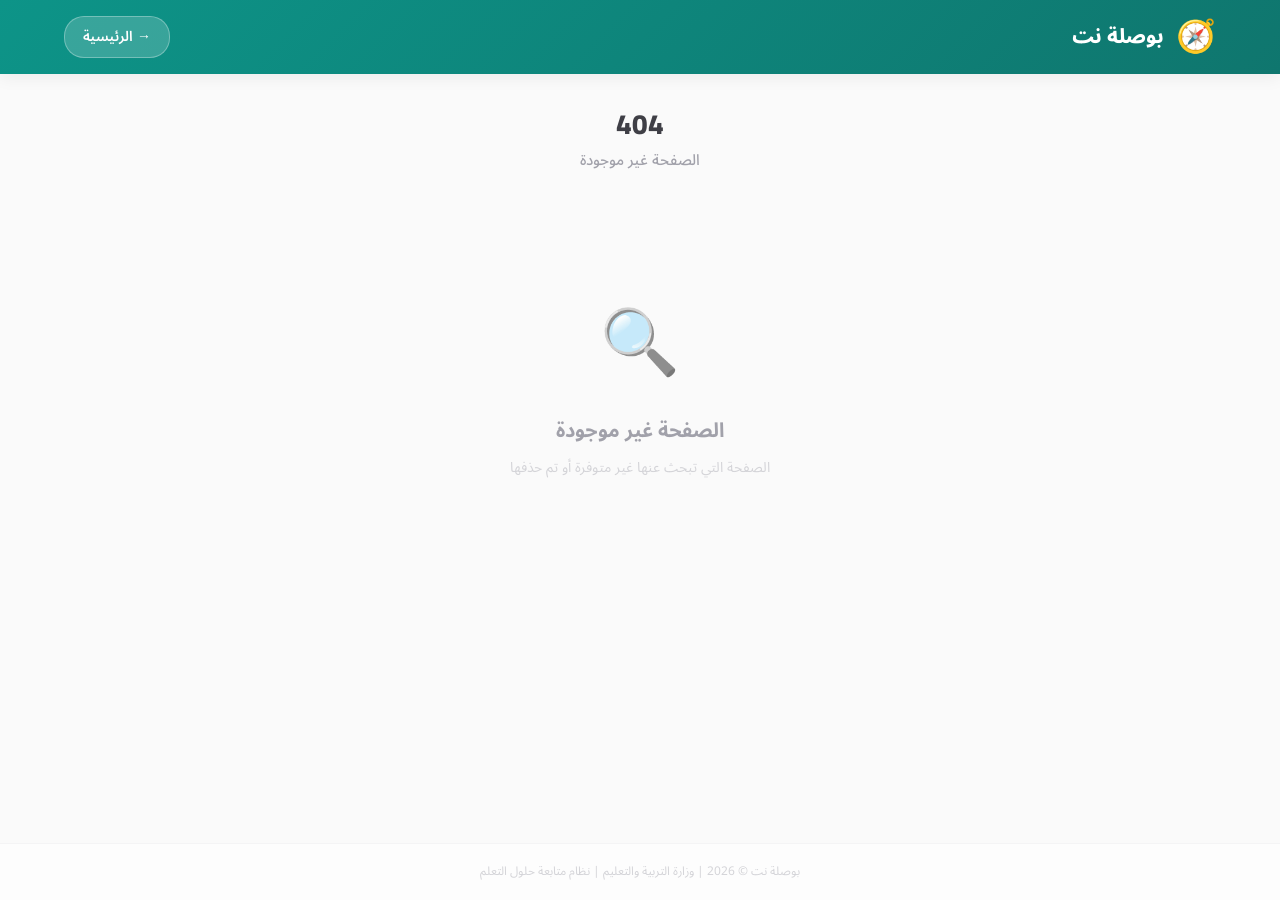
<file: page.html>
<!DOCTYPE html>
<html lang="ar" dir="rtl">
<head>
    <meta charset="UTF-8">
    <meta name="viewport" content="width=device-width, initial-scale=1.0">
    <title>بوصلة نت</title>
    <link href="https://fonts.googleapis.com/css2?family=Noto+Sans+Arabic:wght@300;400;500;600;700;800;900&family=Tajawal:wght@200;300;400;500;700;800;900&display=swap" rel="stylesheet">
    <link rel="icon" href="data:image/svg+xml,<svg xmlns='http://www.w3.org/2000/svg' viewBox='0 0 100 100'><text y='.9em' font-size='90'>🧭</text></svg>">
    <link rel="stylesheet" href="./css/style.css">
    <style>
        * { margin: 0; padding: 0; box-sizing: border-box; }
        body {
            font-family: 'Noto Sans Arabic', 'Tajawal', sans-serif;
            min-height: 100vh;
            background: var(--gray-50, #f3f3f3);
            display: flex;
            flex-direction: column;
        }
        .cp-header {
            background: linear-gradient(135deg, var(--primary, #0ca7aa) 0%, var(--primary-dark, #09787a) 100%);
            padding: 0; position: sticky; top: 0; z-index: 100;
            box-shadow: 0 4px 16px rgba(0,0,0,.06);
        }
        .cp-header-inner {
            max-width: 1200px; margin: 0 auto; padding: 16px 24px;
            display: flex; align-items: center; justify-content: space-between; gap: 16px;
        }
        .cp-logo { display: flex; align-items: center; gap: 12px; color: #fff; text-decoration: none; }
        .cp-logo-icon { font-size: 32px; line-height: 1; }
        .cp-logo-text { font-size: 20px; font-weight: 800; color: #fff; }
        .cp-btn-back {
            background: rgba(255,255,255,.18); border: 1px solid rgba(255,255,255,.3);
            color: #fff; padding: 8px 18px; border-radius: 20px; font-size: 14px;
            font-weight: 600; cursor: pointer; transition: all .2s;
            font-family: 'Noto Sans Arabic', 'Tajawal', sans-serif;
            text-decoration: none; display: inline-flex; align-items: center; gap: 6px;
        }
        .cp-btn-back:hover { background: rgba(255,255,255,.3); }
        .cp-hero { max-width: 1200px; width: 100%; margin: 0 auto; padding: 32px 24px 8px; text-align: center; }
        .cp-hero-title { font-size: 28px; font-weight: 800; color: var(--gray-700, #24343f); margin-bottom: 6px; }
        .cp-hero-sub { font-size: 15px; color: var(--gray-400, #777777); font-weight: 500; }
        .cp-content {
            flex: 1; max-width: 900px; width: 100%; margin: 0 auto; padding: 28px 24px 40px;
        }
        .cp-content img { max-width: 100%; height: auto; border-radius: 8px; }
        .cp-content table { border-collapse: collapse; width: 100%; margin: 16px 0; }
        .cp-content td, .cp-content th { border: 1px solid var(--gray-200, #e5e5e5); padding: 10px 14px; text-align: right; }
        .cp-content th { background: var(--gray-50, #f7f7f7); font-weight: 700; }
        .cp-content a { color: var(--primary, #0ca7aa); text-decoration: underline; }
        .cp-content h1, .cp-content h2, .cp-content h3 { margin: 24px 0 12px; color: var(--gray-700, #24343f); line-height: 1.4; }
        .cp-content h1 { font-size: 26px; }
        .cp-content h2 { font-size: 22px; }
        .cp-content h3 { font-size: 18px; }
        .cp-content p { margin-bottom: 12px; line-height: 1.9; }
        .cp-content ul, .cp-content ol { margin: 12px 0; padding-right: 24px; }
        .cp-content li { margin-bottom: 6px; line-height: 1.8; }
        .cp-footer {
            text-align: center; padding: 18px; color: var(--gray-300, #999999); font-size: 12px;
            border-top: 1px solid var(--gray-100, #f2f2f2); background: rgba(255,255,255,.7); flex-shrink: 0;
        }
        .cp-404 { text-align: center; padding: 80px 20px; }
        .cp-404-icon { font-size: 64px; margin-bottom: 16px; opacity: .7; }
        .cp-404-text { font-size: 20px; color: var(--gray-400, #999999); font-weight: 700; }
        .cp-404-sub { font-size: 14px; color: var(--gray-300, #b1b1b1); margin-top: 8px; }
        @media (max-width: 768px) {
            .cp-header-inner { flex-wrap: wrap; }
            .cp-hero { padding: 24px 16px 4px; }
            .cp-hero-title { font-size: 24px; }
            .cp-content { padding: 22px 16px 32px; }
        }
    </style>
</head>
<body>
    <header class="cp-header">
        <div class="cp-header-inner">
            <a class="cp-logo" href="./index.html">
                <span class="cp-logo-icon">🧭</span>
                <div class="cp-logo-text">بوصلة نت</div>
            </a>
            <a href="./index.html" class="cp-btn-back">→ الرئيسية</a>
        </div>
    </header>
    <section class="cp-hero">
        <h1 class="cp-hero-title" id="pageTitle"></h1>
        <p class="cp-hero-sub" id="pageSubtitle"></p>
    </section>
    <main class="cp-content" id="pageContent"></main>
    <footer class="cp-footer">
        بوصلة نت © <span id="footerYear"></span> | وزارة التربية والتعليم | نظام متابعة حلول التعلم
    </footer>
    <script src="./js/data.js?v=4.10.0"></script>
    <script src="./js/global-ui.js?v=1.0.0"></script>
    <script>
        document.getElementById('footerYear').textContent = new Date().getFullYear();
        function init() {
            var slug = new URLSearchParams(window.location.search).get('slug');
            if (!slug) { show404(); return; }
            function render() {
                var pages = DataStore.getAll(DataStore.KEYS.CUSTOM_PAGES) || [];
                var page = pages.find(function(p) { return p.filename === slug; });
                if (!page) { show404(); return; }
                // Display Arabic title as primary (system default language), Hebrew as subtitle if both exist
                document.getElementById('pageTitle').textContent = page.titleAr || page.titleHe || '';
                document.getElementById('pageSubtitle').textContent = (page.titleHe && page.titleAr) ? page.titleHe : '';
                document.getElementById('pageContent').innerHTML = page.content || '';
                document.title = (page.titleAr || page.titleHe || 'بوصلة نت') + ' - بوصلة نت';
            }
            if (DataStore.init && typeof DataStore.init === 'function') {
                var _t = setTimeout(render, 5000);
                DataStore.init(false).then(function() { clearTimeout(_t); render(); }).catch(function() { clearTimeout(_t); render(); });
            } else { render(); }
        }
        function show404() {
            document.getElementById('pageTitle').textContent = '404';
            document.getElementById('pageSubtitle').textContent = 'الصفحة غير موجودة';
            document.getElementById('pageContent').innerHTML =
                '<div class="cp-404"><div class="cp-404-icon">🔍</div>' +
                '<div class="cp-404-text">الصفحة غير موجودة</div>' +
                '<div class="cp-404-sub">الصفحة التي تبحث عنها غير متوفرة أو تم حذفها</div></div>';
        }
        init();
    </script>
</body>
</html>
</file>
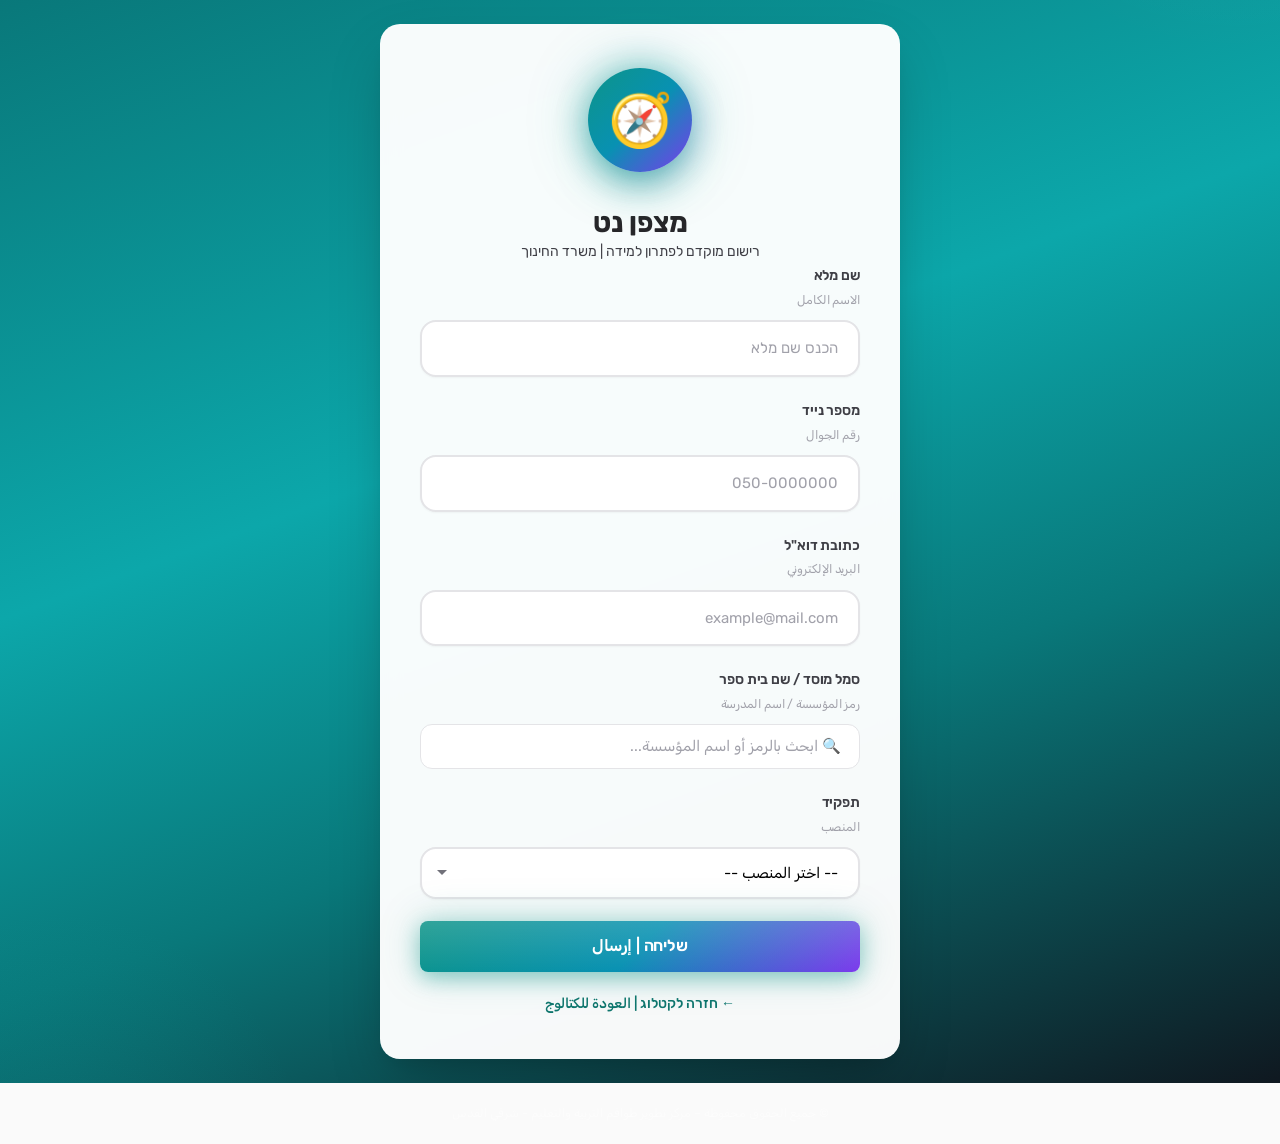
<file: registration.html>
<!DOCTYPE html>
<html lang="ar" dir="rtl">
<head>
    <meta charset="UTF-8">
    <meta name="viewport" content="width=device-width, initial-scale=1.0">
    <title>تسجيل مسبق - بوصلة نت | רישום מוקדם - מצפן נט</title>
    <link rel="stylesheet" href="./css/style.css">
    <link rel="icon" href="data:image/svg+xml,<svg xmlns='http://www.w3.org/2000/svg' viewBox='0 0 100 100'><text y='.9em' font-size='90'>🧭</text></svg>">
    <style>
        .registration-wrapper {
            min-height: 100vh;
            display: flex;
            align-items: center;
            justify-content: center;
            background: linear-gradient(160deg, #09787a 0%, #0ca7aa 40%, #09787a 65%, #0f1820 100%);
            padding: 24px;
            position: relative;
            overflow: hidden;
        }
        .registration-wrapper::before {
            content: '';
            position: absolute;
            top: -50%;
            right: -20%;
            width: 600px;
            height: 600px;
            background: radial-gradient(circle, rgba(255,255,255,0.05) 0%, transparent 70%);
            border-radius: 50%;
            pointer-events: none;
        }
        .registration-wrapper::after {
            content: '';
            position: absolute;
            bottom: -30%;
            left: -15%;
            width: 500px;
            height: 500px;
            background: radial-gradient(circle, rgba(12,167,170,0.15) 0%, transparent 70%);
            border-radius: 50%;
            pointer-events: none;
        }
        .registration-card {
            background: rgba(255, 255, 255, 0.97);
            border-radius: var(--border-radius-xl);
            box-shadow: 0 25px 60px -12px rgba(0, 0, 0, 0.25), 0 10px 20px -8px rgba(0, 0, 0, 0.1);
            padding: 44px 40px;
            width: 100%;
            max-width: 520px;
            text-align: center;
            position: relative;
            z-index: 1;
            backdrop-filter: blur(10px);
            animation: loginCardEnter 0.6s cubic-bezier(0.4, 0, 0.2, 1);
        }
        .solution-badge {
            display: inline-flex;
            align-items: center;
            gap: 8px;
            background: linear-gradient(135deg, var(--primary-bg), #d0f0f0);
            color: var(--primary-dark);
            padding: 10px 20px;
            border-radius: 50px;
            font-size: 14px;
            font-weight: 600;
            margin-bottom: 24px;
            border: 1.5px solid rgba(12, 167, 170, 0.25);
        }
        .solution-badge .badge-icon {
            font-size: 18px;
        }
        .label-ar {
            display: block;
            font-size: 12px;
            font-weight: 400;
            color: var(--gray-400);
            margin-top: 2px;
            direction: rtl;
        }
        .form-input[readonly] {
            background: var(--gray-100);
            color: var(--gray-600);
            cursor: default;
        }
        /* Autocomplete wrapper (multi-tag) */
        .autocomplete-wrapper {
            display: flex;
            align-items: center;
            gap: 6px;
            flex-wrap: wrap;
            min-height: 44px;
            background: var(--white, #fff);
            border: 1.5px solid var(--gray-200, #e5e7eb);
            border-radius: var(--border-radius, 8px);
            padding: 4px 8px;
            cursor: text;
            transition: border-color 0.2s, box-shadow 0.2s;
        }
        .autocomplete-wrapper:focus-within {
            border-color: var(--primary, #0ca7aa);
            box-shadow: 0 0 0 3px rgba(12, 167, 170, 0.1);
        }
        .autocomplete-wrapper .form-input {
            border: none;
            box-shadow: none;
            padding: 6px 4px;
            flex: 1;
            min-width: 100px;
            background: transparent;
        }
        .autocomplete-wrapper .form-input:focus {
            box-shadow: none;
            outline: none;
        }
        /* Institution tag — matches system badge-primary style */
        .institution-tag {
            display: inline-flex;
            align-items: center;
            gap: 6px;
            background: var(--primary-bg, #e9f6fb);
            color: var(--primary-dark, #09787a);
            padding: 5px 8px 5px 12px;
            border-radius: 50px;
            font-size: 13px;
            font-weight: 500;
            white-space: nowrap;
            max-width: 100%;
            animation: tagAppear 0.2s ease;
        }
        @keyframes tagAppear {
            from { transform: scale(0.8); opacity: 0; }
            to { transform: scale(1); opacity: 1; }
        }
        .institution-tag .tag-text {
            overflow: hidden;
            text-overflow: ellipsis;
        }
        .tag-remove {
            display: inline-flex;
            align-items: center;
            justify-content: center;
            width: 20px;
            height: 20px;
            background: var(--primary, #0ca7aa);
            border: none;
            color: #fff;
            font-size: 14px;
            line-height: 1;
            cursor: pointer;
            border-radius: 50%;
            flex-shrink: 0;
            transition: opacity 0.2s;
            opacity: 0.75;
        }
        .tag-remove:hover {
            opacity: 1;
        }
        /* Autocomplete dropdown */
        .autocomplete-dropdown {
            display: none;
            position: absolute;
            top: 100%;
            left: 0;
            right: 0;
            z-index: 50;
            max-height: 220px;
            overflow-y: auto;
            background: #fff;
            border: 1px solid var(--gray-200, #e5e7eb);
            border-radius: var(--border-radius, 8px);
            box-shadow: 0 10px 25px -5px rgba(0, 0, 0, 0.1), 0 8px 10px -6px rgba(0, 0, 0, 0.1);
            margin-top: 4px;
        }
        .autocomplete-dropdown::-webkit-scrollbar {
            width: 6px;
        }
        .autocomplete-dropdown::-webkit-scrollbar-thumb {
            background: var(--gray-300, #d1d5db);
            border-radius: 3px;
        }
        .suggestion-item {
            padding: 10px 14px;
            cursor: pointer;
            border-bottom: 1px solid var(--gray-100, #f3f4f6);
            font-size: 14px;
            transition: background 0.15s;
        }
        .suggestion-item:last-child {
            border-bottom: none;
        }
        .suggestion-item:hover,
        .suggestion-item.active {
            background: var(--gray-50, #f9fafb);
        }
        .suggestion-item .sug-header {
            display: flex;
            align-items: center;
            gap: 8px;
        }
        .suggestion-item .sug-code {
            font-weight: 600;
            direction: ltr;
            display: inline-block;
            font-size: 12px;
            color: var(--gray-500);
            background: var(--gray-100, #f3f4f6);
            padding: 2px 6px;
            border-radius: 4px;
            flex-shrink: 0;
        }
        .suggestion-item .sug-name {
            flex: 1;
            overflow: hidden;
            text-overflow: ellipsis;
            white-space: nowrap;
        }
        .suggestion-item .sug-sub {
            font-size: 12px;
            color: var(--gray-400);
            margin-top: 2px;
            padding-right: 4px;
        }
        .back-link {
            display: inline-flex;
            align-items: center;
            gap: 6px;
            color: var(--primary-dark);
            font-size: 14px;
            font-weight: 500;
            text-decoration: none;
            margin-top: 20px;
            transition: var(--transition);
        }
        .back-link:hover {
            color: var(--primary);
            text-decoration: underline;
        }
        .success-message {
            display: none;
            text-align: center;
            padding: 24px 16px;
        }
        .success-message .success-icon {
            width: 72px;
            height: 72px;
            background: linear-gradient(135deg, var(--success-light), var(--success));
            border-radius: 50%;
            display: flex;
            align-items: center;
            justify-content: center;
            margin: 0 auto 20px;
            font-size: 36px;
            box-shadow: 0 8px 24px -6px rgba(56, 161, 105, 0.4);
        }
        .success-message h2 {
            font-size: 22px;
            font-weight: 700;
            color: var(--gray-800);
            margin-bottom: 8px;
        }
        .success-message p {
            color: var(--gray-500);
            font-size: 15px;
            margin-bottom: 4px;
        }
        .footer {
            position: relative;
            z-index: 1;
            text-align: center;
            padding: 20px;
            color: rgba(255, 255, 255, 0.5);
            font-size: 12px;
        }
        @media (max-width: 576px) {
            .registration-card {
                padding: 28px 20px;
                border-radius: var(--border-radius-lg);
            }
        }
    </style>
</head>
<body>
    <div class="registration-wrapper">
        <div class="registration-card">
                <div class="login-logo" id="globalHeaderLogo">🧭</div>
            <h1>מצפן נט</h1>
            <p class="subtitle">רישום מוקדם לפתרון למידה | משרד החינוך</p>

            <div id="solutionBadge" class="solution-badge" style="display:none;">
                <span class="badge-icon">📚</span>
                <span id="solutionName">פתרון למידה</span>
            </div>

            <!-- Registration Form -->
            <form id="registrationForm" novalidate style="text-align:right;">
                <div class="form-group">
                    <label for="fullName">
                        שם מלא
                        <span class="label-ar">الاسم الكامل</span>
                    </label>
                    <input type="text" id="fullName" class="form-input" placeholder="הכנס שם מלא" required autocomplete="name">
                </div>

                <div class="form-group">
                    <label for="phone">
                        מספר נייד
                        <span class="label-ar">رقم الجوال</span>
                    </label>
                    <input type="tel" id="phone" class="form-input" placeholder="050-0000000" required autocomplete="tel" dir="ltr" style="text-align:right;">
                </div>

                <div class="form-group">
                    <label for="email">
                        כתובת דוא"ל
                        <span class="label-ar">البريد الإلكتروني</span>
                    </label>
                    <input type="email" id="email" class="form-input" placeholder="example@mail.com" required autocomplete="email" dir="ltr" style="text-align:right;">
                </div>

                <div class="form-group" style="position:relative;">
                    <label id="institutionLabel">
                        סמל מוסד / שם בית ספר
                        <span class="label-ar">رمز المؤسسة / اسم المدرسة</span>
                    </label>
                    <div class="autocomplete-wrapper" id="institutionWrapper">
                        <div id="institutionTags"></div>
                        <input type="text" id="institutionSearch" class="form-input" placeholder="🔍 חפש לפי סמל, שם..." autocomplete="off">
                    </div>
                    <input type="hidden" id="institutionCodes">
                    <div id="schoolSuggestions" class="autocomplete-dropdown"></div>
                </div>

                <div class="form-group">
                    <label for="role">
                        תפקיד
                        <span class="label-ar">المنصب</span>
                    </label>
                    <select id="role" class="form-select" required>
                        <option value="">-- בחר תפקיד / اختر المنصب --</option>
                    </select>
                </div>

                <button type="submit" class="btn btn-primary btn-lg btn-block" id="submitBtn">
                    שליחה | إرسال
                </button>
            </form>

            <!-- Success Message (shown after submission) -->
            <div id="successMessage" class="success-message">
                <div class="success-icon">✅</div>
                <h2>הרישום נשלח בהצלחה!</h2>
                <p>تم إرسال التسجيل بنجاح!</p>
                <p style="margin-top:8px; font-size:13px;">נחזור אליך בהקדם האפשרי</p>
            </div>

            <a href="./catalog.html" class="back-link" id="backLink">
                ← חזרה לקטלוג | العودة للكتالوج
            </a>
        </div>
    </div>

    <div class="footer" id="globalFooterText">
        &copy; <span id="footerYear"></span> מצפן נט — משרד החינוך | بوصلة نت — وزارة التعليم
    </div>

    <div class="toast-container" id="toastContainer"></div>

    <script src="./js/data.js?v=4.4.0"></script>
    <script src="./js/global-ui.js?v=1.0.0"></script>
    <script src="./js/registration.js?v=4.5.0"></script>
</body>
</html>
</file>
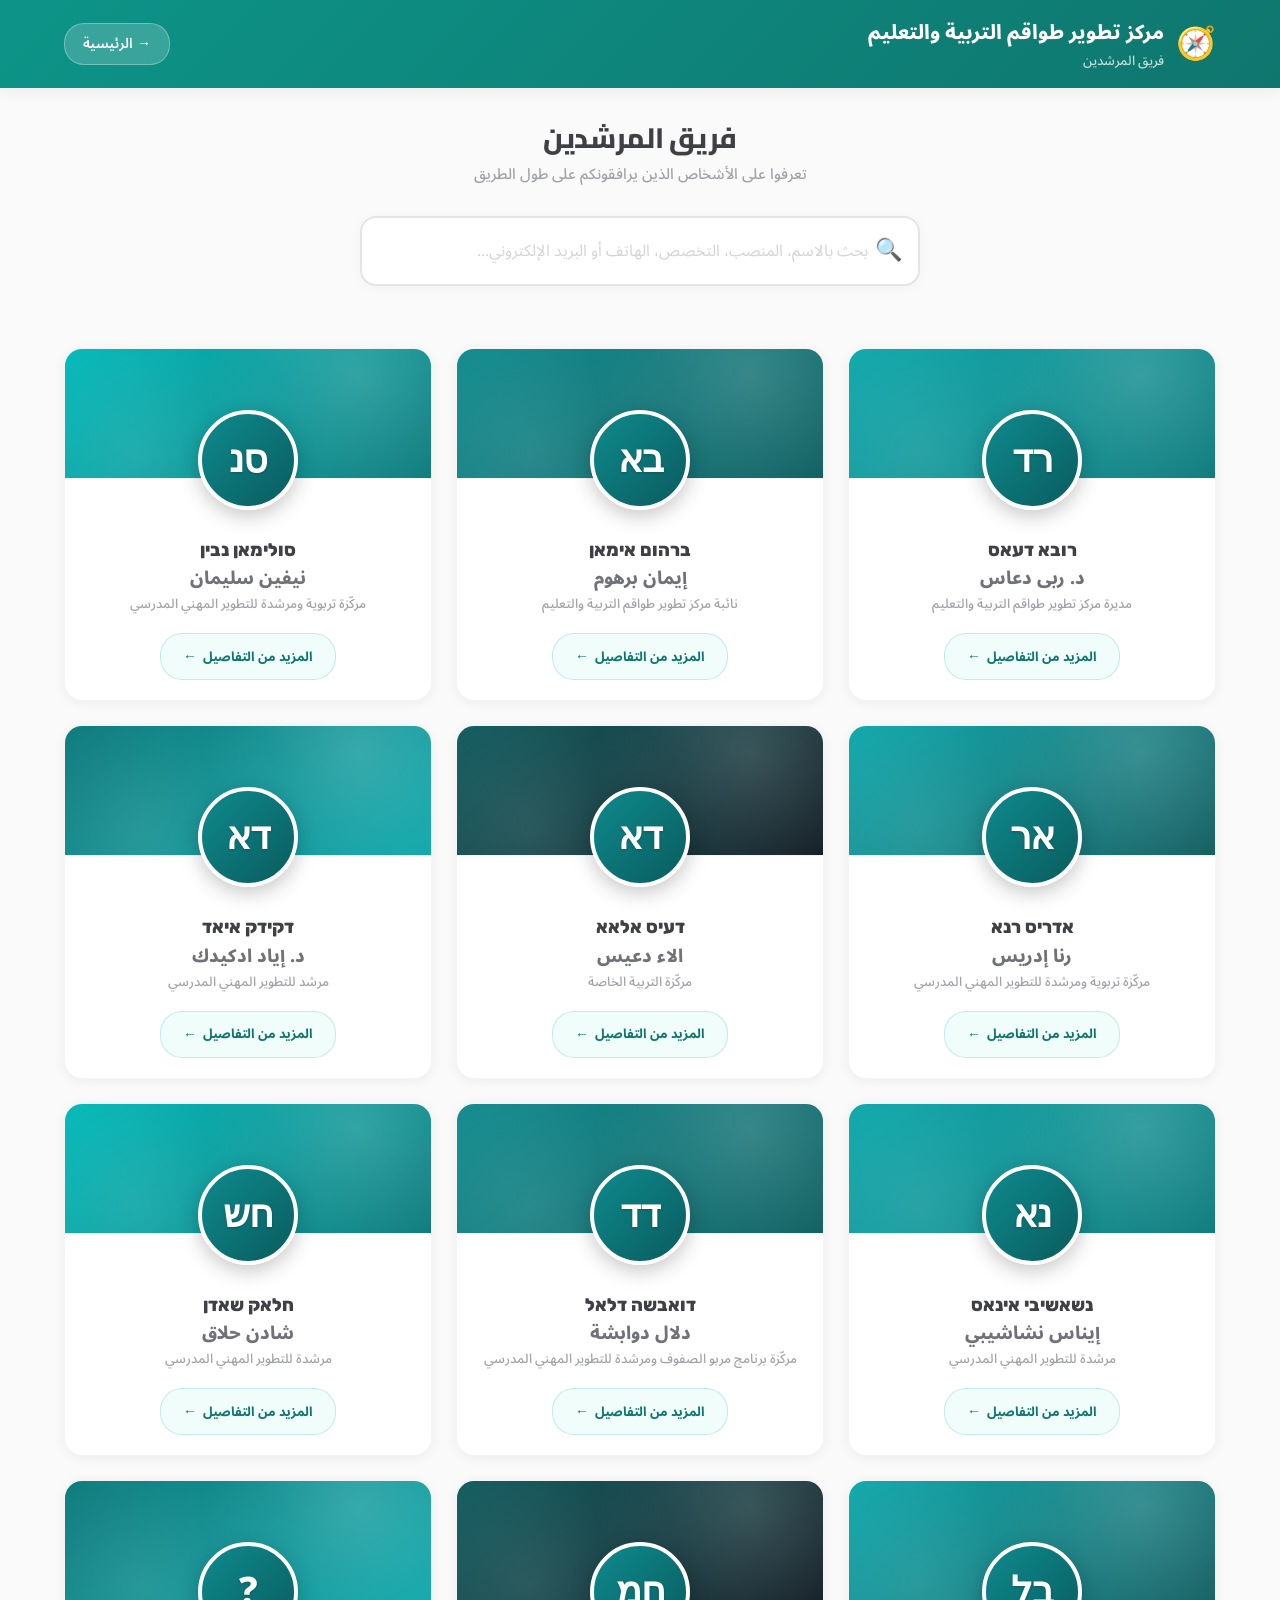
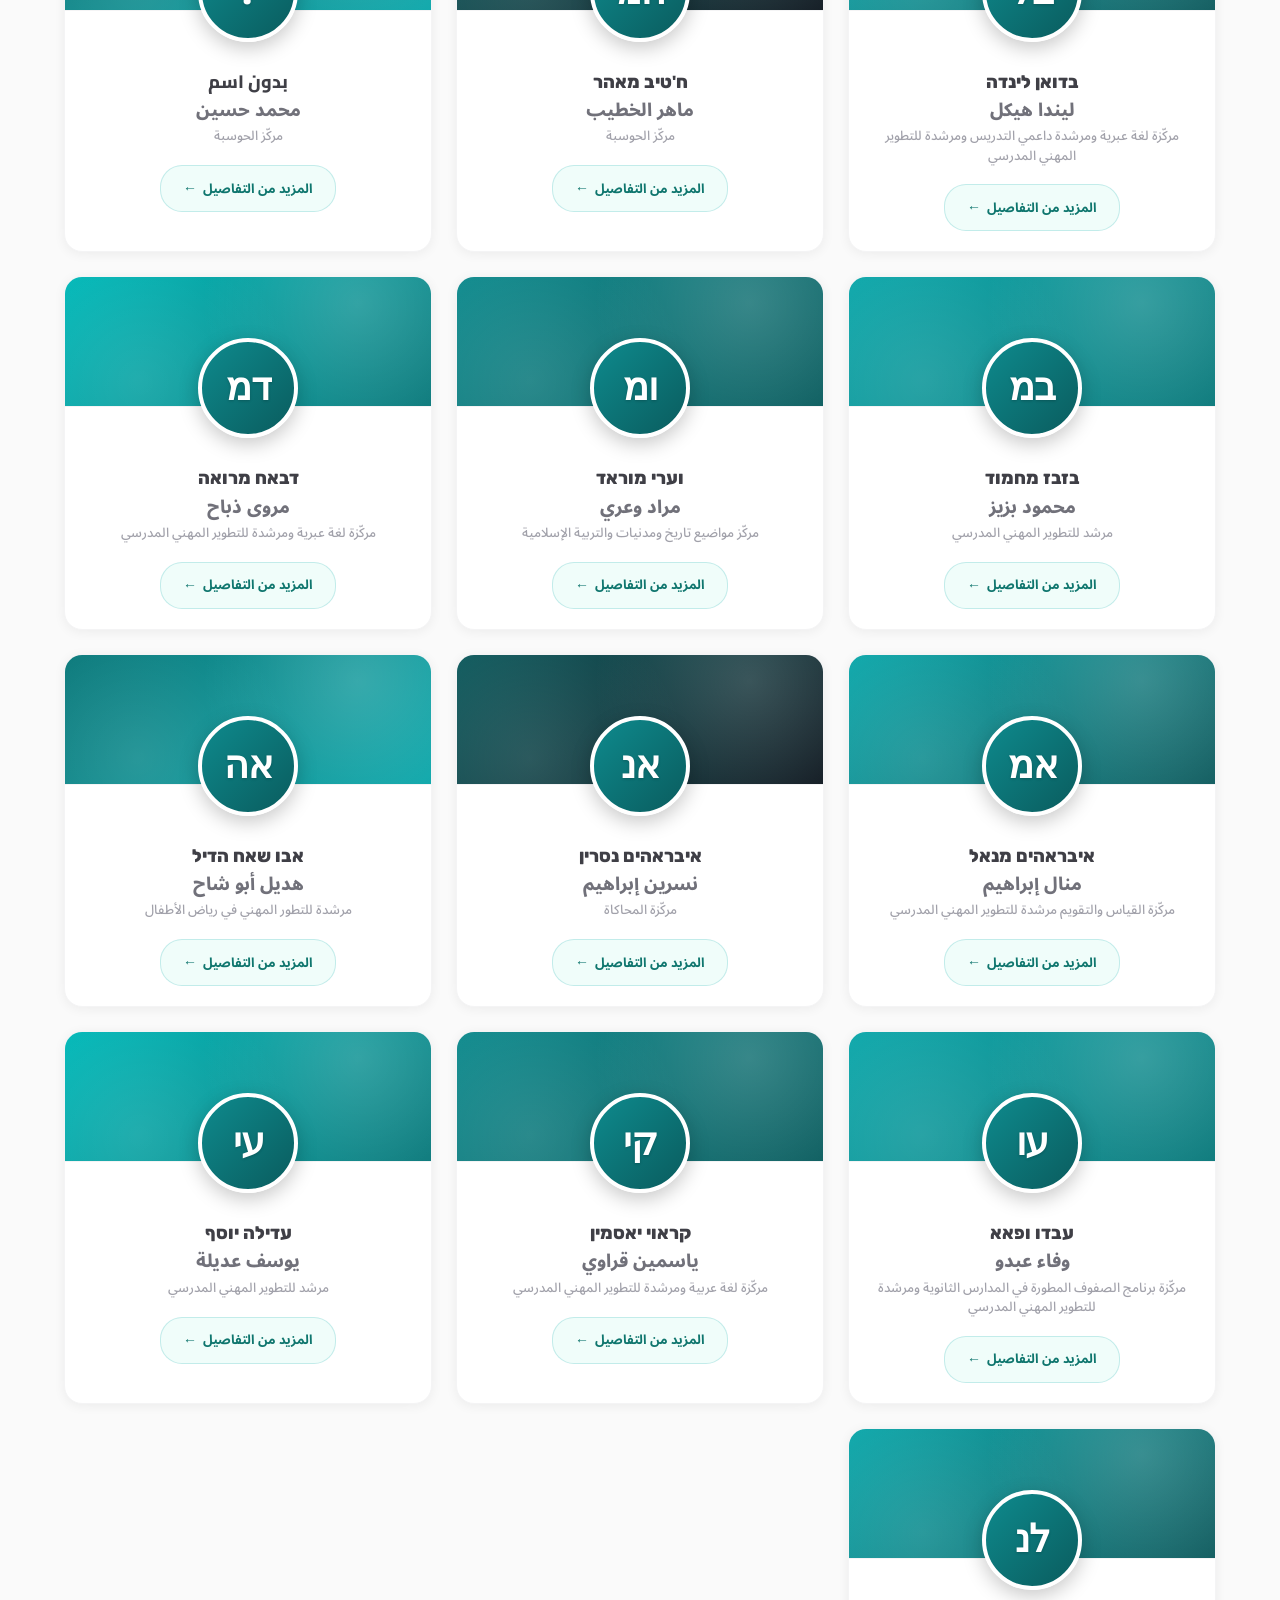
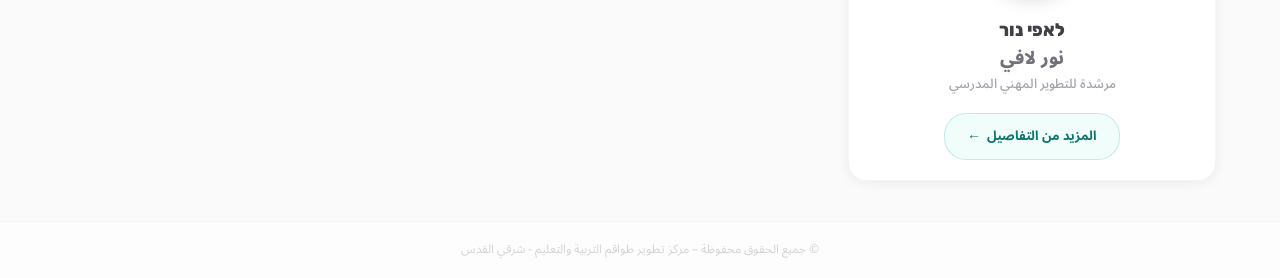
<file: team.html>
<!DOCTYPE html>
<html lang="ar" dir="rtl">
<head>
    <meta charset="UTF-8">
    <meta name="viewport" content="width=device-width, initial-scale=1.0">
    <title>بوصلة نت - فريق المرشدين</title>
    <link href="https://fonts.googleapis.com/css2?family=Noto+Sans+Arabic:wght@300;400;500;600;700;800;900&family=Tajawal:wght@200;300;400;500;700;800;900&display=swap" rel="stylesheet">
    <link rel="icon" href="data:image/svg+xml,<svg xmlns='http://www.w3.org/2000/svg' viewBox='0 0 100 100'><text y='.9em' font-size='90'>🧭</text></svg>">
    <link rel="stylesheet" href="./css/style.css">
    <style>
        * { margin: 0; padding: 0; box-sizing: border-box; }
        body {
            font-family: 'Noto Sans Arabic', 'Tajawal', sans-serif;
            min-height: 100vh;
            background: var(--gray-50, #f3f3f3);
            display: flex;
            flex-direction: column;
        }

        /* ── Page Header ── */
        .team-header {
            background: linear-gradient(135deg, var(--primary, #0ca7aa) 0%, var(--primary-dark, #09787a) 100%);
            padding: 0;
            position: sticky;
            top: 0;
            z-index: 100;
            box-shadow: 0 4px 16px rgba(0,0,0,.06);
        }
        .team-header-inner {
            max-width: 1200px;
            margin: 0 auto;
            padding: 16px 24px;
            display: flex;
            align-items: center;
            justify-content: space-between;
            gap: 16px;
        }
        .team-logo {
            display: flex;
            align-items: center;
            gap: 12px;
            color: #fff;
            text-decoration: none;
        }
        .team-logo-icon { font-size: 32px; line-height: 1; }
        .team-logo-text { font-size: 20px; font-weight: 800; color: #fff; }
        .team-logo-sub { font-size: 13px; color: rgba(255,255,255,.75); font-weight: 500; }
        .btn-back {
            background: rgba(255,255,255,.18);
            border: 1px solid rgba(255,255,255,.3);
            color: #fff;
            padding: 8px 18px;
            border-radius: 20px;
            font-size: 14px;
            font-weight: 600;
            cursor: pointer;
            transition: all .2s;
            font-family: 'Noto Sans Arabic', 'Tajawal', sans-serif;
            text-decoration: none;
            display: inline-flex;
            align-items: center;
            gap: 6px;
        }
        .btn-back:hover { background: rgba(255,255,255,.3); }

        /* ── Hero Title ── */
        .team-hero {
            max-width: 1200px;
            width: 100%;
            margin: 0 auto;
            padding: 32px 24px 8px;
            text-align: center;
        }
        .team-hero-title {
            font-size: 28px;
            font-weight: 800;
            color: var(--gray-700, #24343f);
            margin-bottom: 6px;
            letter-spacing: -0.3px;
        }
        .team-hero-sub {
            font-size: 15px;
            color: var(--gray-400, #777777);
            font-weight: 500;
        }

        /* ── Dedicated Search Section ── */
        .search-section {
            max-width: 1200px;
            width: 100%;
            margin: 0 auto;
            padding: 20px 24px 0;
        }
        .search-wrapper {
            position: relative;
            max-width: 560px;
            margin: 0 auto;
        }
        .search-wrapper .search-icon {
            position: absolute;
            right: 18px;
            top: 50%;
            transform: translateY(-50%);
            font-size: 22px;
            pointer-events: none;
            color: var(--gray-300, #999999);
            transition: color .2s;
        }
        .search-wrapper input {
            width: 100%;
            padding: 16px 50px 16px 48px;
            border-radius: 16px;
            border: 2px solid var(--gray-200, #e5e5e5);
            background: #fff;
            color: var(--gray-800, #0f1820);
            font-size: 16px;
            font-family: 'Noto Sans Arabic', 'Tajawal', sans-serif;
            transition: all .25s;
            box-shadow: 0 2px 12px rgba(0,0,0,.04);
        }
        .search-wrapper input::placeholder { color: var(--gray-300, #999999); }
        .search-wrapper input:focus {
            outline: none;
            border-color: var(--primary, #0ca7aa);
            box-shadow: 0 4px 20px rgba(12,167,170,.12);
        }
        .search-wrapper input:focus ~ .search-icon { color: var(--primary, #0ca7aa); }
        .search-clear {
            position: absolute;
            left: 14px;
            top: 50%;
            transform: translateY(-50%);
            background: none;
            border: none;
            font-size: 20px;
            cursor: pointer;
            color: var(--gray-300, #b1b1b1);
            padding: 4px;
            line-height: 1;
            display: none;
            transition: color .2s;
        }
        .search-clear:hover { color: var(--danger, #e53e3e); }
        .search-clear.visible { display: block; }
        .search-results-count {
            text-align: center;
            margin-top: 12px;
            font-size: 14px;
            color: var(--gray-400, #666666);
            font-weight: 500;
            min-height: 22px;
        }

        /* ── Grid ── */
        .team-content {
            flex: 1;
            max-width: 1200px;
            width: 100%;
            margin: 0 auto;
            padding: 28px 24px 40px;
        }
        .team-grid {
            display: grid;
            grid-template-columns: repeat(auto-fill, minmax(280px, 1fr));
            gap: 24px;
        }

        /* ── Card (Snyk-inspired) ── */
        .guide-card {
            background: #fff;
            border-radius: 18px;
            box-shadow: 0 2px 12px rgba(0,0,0,.06);
            overflow: hidden;
            border: 1px solid var(--gray-100, #f2f2f2);
            transition: all .3s cubic-bezier(.4,0,.2,1);
            display: flex;
            flex-direction: column;
            cursor: pointer;
            position: relative;
        }
        .guide-card:hover {
            box-shadow: 0 12px 32px rgba(12,167,170,.18);
            transform: translateY(-4px);
            border-color: rgba(12,167,170,.2);
        }
        .guide-card:focus-within {
            box-shadow: 0 12px 32px rgba(12,167,170,.18);
        }

        /* ── Card Header (colored, 130px) ── */
        .card-header {
            height: 130px;
            position: relative;
            display: flex;
            align-items: flex-end;
            justify-content: center;
            background: linear-gradient(135deg, var(--primary, #0ca7aa) 0%, var(--primary-dark, #09787a) 100%);
            overflow: visible;
        }
        .card-header::after {
            content: '';
            position: absolute;
            inset: 0;
            background:
                radial-gradient(circle at 80% 20%, rgba(255,255,255,.18) 0%, transparent 50%),
                radial-gradient(circle at 20% 80%, rgba(255,255,255,.12) 0%, transparent 50%);
            pointer-events: none;
        }

        /* Avatar — overlaps header/body */
        .card-avatar {
            width: 100px;
            height: 100px;
            border-radius: 50%;
            border: 4px solid #fff;
            object-fit: cover;
            box-shadow: 0 6px 20px rgba(0,0,0,.22);
            background: #fff;
            position: relative;
            z-index: 2;
            margin-bottom: -50px; /* half of height — overlap into body */
            flex-shrink: 0;
        }
        .card-avatar-fallback {
            width: 100px;
            height: 100px;
            border-radius: 50%;
            border: 4px solid #fff;
            background: linear-gradient(135deg, #0e8a8d 0%, #0a5c5e 100%);
            display: flex;
            align-items: center;
            justify-content: center;
            box-shadow: 0 6px 20px rgba(0,0,0,.22);
            margin-bottom: -50px;
            position: relative;
            z-index: 2;
            flex-shrink: 0;
        }
        .card-avatar-fallback span {
            font-size: 38px;
            font-weight: 800;
            color: #fff;
            line-height: 1;
            letter-spacing: -1px;
            text-shadow: 0 1px 3px rgba(0,0,0,.2);
        }

        /* ── Card Body ── */
        .card-body {
            padding: 58px 20px 20px;
            flex: 1;
            display: flex;
            flex-direction: column;
            align-items: center;
            text-align: center;
            gap: 4px;
        }
        .card-name {
            font-size: 18px;
            font-weight: 800;
            color: var(--gray-700, #24343f);
            line-height: 1.4;
            word-break: break-word;
            margin: 0;
        }
        .card-name-ar {
            font-size: 18px;
            font-weight: 800;
            color: var(--gray-500, #555555);
            line-height: 1.4;
            margin: 0;
            direction: rtl;
            word-break: break-word;
        }
        .card-position {
            font-size: 13px;
            font-weight: 500;
            color: var(--gray-400, #777777);
            line-height: 1.5;
            word-break: break-word;
            min-height: 20px;
            display: -webkit-box;
            -webkit-line-clamp: 2;
            -webkit-box-orient: vertical;
            overflow: hidden;
        }
        .card-details-btn {
            margin-top: 14px;
            background: var(--primary-bg, #e9f6fb);
            color: var(--primary-dark, #09787a);
            border: 1.5px solid rgba(12,167,170,.2);
            padding: 8px 22px;
            border-radius: 22px;
            font-size: 13px;
            font-weight: 700;
            cursor: pointer;
            transition: all .2s;
            font-family: 'Noto Sans Arabic', 'Tajawal', sans-serif;
            display: inline-flex;
            align-items: center;
            gap: 6px;
        }
        .card-details-btn:hover,
        .guide-card:hover .card-details-btn {
            background: var(--primary, #0ca7aa);
            color: #fff;
            border-color: var(--primary, #0ca7aa);
            box-shadow: 0 4px 12px rgba(12,167,170,.3);
        }
        .card-details-btn .btn-arrow {
            font-size: 14px;
            transition: transform .2s;
        }
        .guide-card:hover .card-details-btn .btn-arrow {
            transform: translateX(-3px);
        }

        /* ── Empty State ── */
        .team-empty {
            grid-column: 1 / -1;
            text-align: center;
            padding: 80px 20px;
        }
        .team-empty-icon { font-size: 64px; margin-bottom: 16px; opacity: .7; }
        .team-empty-text { font-size: 20px; color: var(--gray-400, #999999); font-weight: 700; }
        .team-empty-sub { font-size: 14px; color: var(--gray-300, #b1b1b1); margin-top: 8px; }

        /* ── Loading Skeleton ── */
        .card-skeleton .card-header { background: linear-gradient(90deg, #f0f0f0 25%, #e8e8e8 50%, #f0f0f0 75%); background-size: 200% 100%; animation: shimmer 1.4s infinite; }
        .card-skeleton .card-avatar-fallback { background: #e0e0e0; }
        .card-skeleton .card-avatar-fallback span { visibility: hidden; }
        .card-skeleton .sk-line {
            height: 14px; background: #eee; border-radius: 6px; margin: 4px auto;
            background: linear-gradient(90deg, #f0f0f0 25%, #e8e8e8 50%, #f0f0f0 75%); background-size: 200% 100%; animation: shimmer 1.4s infinite;
        }
        .card-skeleton .sk-1 { width: 60%; }
        .card-skeleton .sk-2 { width: 40%; }
        @keyframes shimmer { 0% { background-position: 200% 0; } 100% { background-position: -200% 0; } }

        /* ── Footer ── */
        .team-footer {
            text-align: center;
            padding: 18px;
            color: var(--gray-300, #999999);
            font-size: 12px;
            border-top: 1px solid var(--gray-100, #f2f2f2);
            background: rgba(255,255,255,.7);
            flex-shrink: 0;
        }

        /* ── Modal (Landscape Business Card) ── */
        .modal-overlay {
            position: fixed;
            inset: 0;
            background: rgba(15,24,32,.55);
            backdrop-filter: blur(4px);
            -webkit-backdrop-filter: blur(4px);
            display: flex;
            align-items: center;
            justify-content: center;
            z-index: 1000;
            padding: 20px;
            opacity: 0;
            visibility: hidden;
            transition: opacity .25s, visibility .25s;
        }
        .modal-overlay.is-open {
            opacity: 1;
            visibility: visible;
        }
        .modal-card {
            background: #fff;
            border-radius: 22px;
            width: 100%;
            max-width: 700px;
            max-height: calc(100vh - 40px);
            overflow: hidden;
            box-shadow: 0 24px 60px rgba(0,0,0,.25);
            transform: scale(.92) translateY(16px);
            transition: transform .3s cubic-bezier(.4,0,.2,1);
            position: relative;
        }
        .modal-overlay.is-open .modal-card {
            transform: scale(1) translateY(0);
        }

        .modal-close {
            position: absolute;
            top: 12px;
            left: 12px;
            width: 36px;
            height: 36px;
            border-radius: 50%;
            background: #fff;
            border: 1.5px solid var(--gray-200, #e5e5e5);
            color: var(--gray-500, #555555);
            font-size: 18px;
            cursor: pointer;
            display: flex;
            align-items: center;
            justify-content: center;
            z-index: 10;
            transition: all .2s;
            line-height: 1;
            font-family: inherit;
            box-shadow: 0 2px 8px rgba(0,0,0,.1);
        }
        .modal-close:hover {
            background: var(--danger, #e53e3e);
            color: #fff;
            border-color: var(--danger, #e53e3e);
            transform: rotate(90deg);
        }

        /* Landscape flex container */
        .modal-content {
            display: flex;
            flex-direction: row;
            min-height: 340px;
        }

        /* Right side — Image (in RTL this is the start) */
        .modal-image-side {
            width: 260px;
            flex-shrink: 0;
            display: flex;
            align-items: center;
            justify-content: center;
            position: relative;
            overflow: hidden;
            background: linear-gradient(135deg, var(--primary, #0ca7aa) 0%, var(--primary-dark, #09787a) 100%);
        }
        .modal-image-side::after {
            content: '';
            position: absolute;
            inset: 0;
            background:
                radial-gradient(circle at 80% 20%, rgba(255,255,255,.18) 0%, transparent 50%),
                radial-gradient(circle at 20% 80%, rgba(255,255,255,.12) 0%, transparent 50%);
            pointer-events: none;
        }
        .modal-photo {
            width: 220px;
            height: 280px;
            border-radius: 18px;
            border: none;
            object-fit: cover;
            box-shadow: 0 8px 24px rgba(0,0,0,.2);
            background: #fff;
            position: relative;
            z-index: 2;
        }
        .modal-photo-fallback {
            width: 220px;
            height: 280px;
            border-radius: 18px;
            border: none;
            background: rgba(255,255,255,.15);
            display: flex;
            align-items: center;
            justify-content: center;
            box-shadow: 0 8px 24px rgba(0,0,0,.2);
            position: relative;
            z-index: 2;
        }
        .modal-photo-fallback span {
            font-size: 64px;
            font-weight: 800;
            color: #fff;
            line-height: 1;
            letter-spacing: -1px;
            text-shadow: 0 2px 6px rgba(0,0,0,.3);
        }

        /* Left side — Details (in RTL this is the end) */
        .modal-details-side {
            flex: 1;
            padding: 32px 28px 24px;
            overflow-y: auto;
            display: flex;
            flex-direction: column;
            gap: 4px;
            text-align: right;
        }
        .modal-name {
            font-size: 24px;
            font-weight: 800;
            color: var(--gray-700, #24343f);
            line-height: 1.35;
            margin: 0 0 2px;
            word-break: break-word;
        }
        .modal-name-ar {
            font-size: 16px;
            font-weight: 600;
            color: var(--gray-500, #555555);
            line-height: 1.5;
            margin: 0 0 12px;
            direction: rtl;
            word-break: break-word;
        }
        .modal-position-badge {
            display: inline-block;
            background: var(--primary-bg, #e9f6fb);
            color: var(--primary-dark, #09787a);
            padding: 6px 16px;
            border-radius: 20px;
            font-size: 13px;
            font-weight: 700;
            margin: 0 0 18px;
            line-height: 1.5;
            max-width: 100%;
            word-break: break-word;
            align-self: flex-start;
        }

        /* Detail rows */
        .modal-detail-rows {
            display: flex;
            flex-direction: column;
            gap: 12px;
            margin-bottom: 18px;
        }
        .modal-detail-row {
            display: flex;
            align-items: flex-start;
            gap: 12px;
            padding: 10px 14px;
            background: var(--gray-50, #f7f7f7);
            border-radius: 12px;
            transition: background .2s;
        }
        .modal-detail-row:hover {
            background: var(--gray-100, #f0f0f0);
        }
        .modal-detail-icon {
            font-size: 20px;
            flex-shrink: 0;
            line-height: 1.4;
        }
        .modal-detail-content {
            display: flex;
            flex-direction: column;
            gap: 2px;
            min-width: 0;
        }
        .modal-detail-label {
            font-size: 11px;
            font-weight: 700;
            color: var(--gray-400, #999999);
            text-transform: uppercase;
            letter-spacing: .3px;
        }
        .modal-detail-value {
            font-size: 14px;
            color: var(--gray-700, #24343f);
            font-weight: 500;
            line-height: 1.5;
            word-break: break-word;
            direction: ltr;
            unicode-bidi: embed;
            text-align: right;
        }

        .modal-actions {
            display: flex;
            gap: 10px;
            margin-top: auto;
            flex-wrap: wrap;
        }
        .modal-btn {
            flex: 1;
            min-width: 140px;
            padding: 12px 16px;
            border-radius: 12px;
            font-size: 14px;
            font-weight: 700;
            text-decoration: none;
            display: inline-flex;
            align-items: center;
            justify-content: center;
            gap: 8px;
            transition: all .2s;
            font-family: 'Noto Sans Arabic', 'Tajawal', sans-serif;
            border: none;
            cursor: pointer;
        }
        .modal-btn .btn-icon { font-size: 17px; }
        .modal-btn .btn-value {
            direction: ltr;
            unicode-bidi: embed;
            overflow: hidden;
            text-overflow: ellipsis;
            white-space: nowrap;
            min-width: 0;
            flex: 1;
        }
        .modal-btn--email .btn-value {
            font-size: 12.5px;
        }
        .modal-btn--whatsapp {
            background: linear-gradient(135deg, #25d366, #128c7e);
            color: #fff;
        }
        .modal-btn--whatsapp:hover {
            box-shadow: 0 6px 18px rgba(37,211,102,.4);
            transform: translateY(-2px);
            color: #fff;
        }
        .modal-btn--full {
            min-width: 0;
            flex: 1 1 100%;
        }
        .modal-btn--email {
            background: var(--primary-bg, #e9f6fb);
            color: var(--primary-dark, #09787a);
            border: 1.5px solid rgba(12,167,170,.2);
        }
        .modal-btn--email:hover {
            background: var(--primary, #0ca7aa);
            color: #fff;
            border-color: var(--primary, #0ca7aa);
            transform: translateY(-2px);
        }

        /* ── Responsive ── */
        @media (max-width: 768px) {
            .team-header-inner { flex-wrap: wrap; }
            .team-grid { grid-template-columns: 1fr; gap: 18px; }
            .team-hero { padding: 24px 16px 4px; }
            .team-hero-title { font-size: 24px; }
            .search-section { padding: 16px 16px 0; }
            .search-wrapper { max-width: 100%; }
            .search-wrapper input { padding: 14px 44px 14px 42px; font-size: 15px; }
            .team-content { padding: 22px 16px 32px; }
            .modal-card { max-width: 100%; border-radius: 18px; }
            .modal-content { flex-direction: column; min-height: auto; }
            .modal-image-side { width: 100%; min-height: 200px; }
            .modal-photo, .modal-photo-fallback { width: 180px; height: 220px; border-radius: 14px; }
            .modal-photo-fallback span { font-size: 48px; }
            .modal-details-side { padding: 24px 20px 20px; }
            .modal-actions { flex-direction: column; }
            .modal-btn { min-width: 0; }
        }
        @media (max-width: 480px) {
            .team-logo-text { font-size: 17px; }
            .team-logo-sub { font-size: 11px; }
            .team-hero-title { font-size: 21px; }
            .card-name, .card-name-ar { font-size: 16px; }
        }

        /* ── Print ── */
        @media print {
            .team-header, .search-section, .btn-back, .team-footer, .modal-overlay { display: none !important; }
            body { background: #fff; }
            .guide-card { break-inside: avoid; box-shadow: none; border: 1px solid #ececec; cursor: default; }
            .guide-card:hover { transform: none; box-shadow: none; }
            .team-grid { grid-template-columns: repeat(2, 1fr); gap: 16px; }
        }
    </style>
</head>
<body>
    <!-- Page Header -->
    <header class="team-header">
        <div class="team-header-inner">
            <a class="team-logo" href="./index.html">
                <span class="team-logo-icon" id="globalHeaderLogo">🧭</span>
                <div>
                    <div class="team-logo-text" id="globalHeaderNameAr">بوصلة نت</div>
                    <span id="globalHeaderNameHe" style="font-size:17px;font-weight:700;color:#fff;display:none;">מצפן נט</span>
                    <div class="team-logo-sub">فريق المرشدين</div>
                </div>
            </a>
            <a href="./index.html" class="btn-back">→ الرئيسية</a>
        </div>
    </header>

    <!-- Hero Title -->
    <section class="team-hero" aria-label="כותרת דף הצוות">
        <h1 class="team-hero-title">فريق المرشدين</h1>
        <p class="team-hero-sub">تعرفوا على الأشخاص الذين يرافقونكم على طول الطريق</p>
    </section>

    <!-- Dedicated Search Section -->
    <section class="search-section" aria-label="חיפוש מדריכים">
        <div class="search-wrapper">
            <input type="text" id="teamSearch" placeholder="بحث بالاسم، المنصب، التخصص، الهاتف أو البريد الإلكتروني..." oninput="filterTeam()" aria-label="بحث مرشدين">
            <span class="search-icon">🔍</span>
            <button class="search-clear" id="searchClear" onclick="clearSearch()" aria-label="مسح البحث">✕</button>
        </div>
        <div class="search-results-count" id="searchResultsCount"></div>
    </section>

    <!-- Main Content -->
    <main class="team-content">
        <div class="team-grid" id="teamGrid"></div>
    </main>

    <!-- Footer -->
    <footer class="team-footer" id="globalFooterText">
        بوصلة نت © <span id="footerYear"></span> | وزارة التربية والتعليم | نظام متابعة حلول التعلم
    </footer>

    <!-- Modal -->
    <div class="modal-overlay" id="guideModal" onclick="if(event.target===this)closeGuideModal()" role="presentation" aria-hidden="true">
        <div class="modal-card" role="dialog" aria-modal="true" aria-labelledby="modalName" aria-hidden="true">
            <button class="modal-close" type="button" onclick="closeGuideModal()" aria-label="إغلاق">✕</button>
            <div class="modal-content">
                <!-- Right side — Image -->
                <div class="modal-image-side" id="modalImageSide">
                    <img class="modal-photo" id="modalPhoto" alt="" style="display:none;">
                    <div class="modal-photo-fallback" id="modalPhotoFallback" style="display:none;"><span id="modalInitials"></span></div>
                </div>
                <!-- Left side — Details -->
                <div class="modal-details-side">
                    <h2 class="modal-name" id="modalName"></h2>
                    <p class="modal-name-ar" id="modalNameAr" style="display:none;"></p>
                    <div class="modal-position-badge" id="modalPosition" style="display:none;"></div>

                    <div class="modal-detail-rows">
                        <div class="modal-detail-row" id="modalPhoneRow" style="display:none;">
                            <span class="modal-detail-icon">📞</span>
                            <div class="modal-detail-content">
                                <span class="modal-detail-label">هاتف</span>
                                <span class="modal-detail-value" id="modalPhone"></span>
                            </div>
                        </div>
                        <div class="modal-detail-row" id="modalEmailRow" style="display:none;">
                            <span class="modal-detail-icon">📧</span>
                            <div class="modal-detail-content">
                                <span class="modal-detail-label">بريد إلكتروني</span>
                                <span class="modal-detail-value" id="modalEmail"></span>
                            </div>
                        </div>
                        <div class="modal-detail-row" id="modalSpecsRow" style="display:none;">
                            <span class="modal-detail-icon">🎯</span>
                            <div class="modal-detail-content">
                                <span class="modal-detail-label">تخصصات</span>
                                <span class="modal-detail-value" id="modalSpecs"></span>
                            </div>
                        </div>
                    </div>

                    <div class="modal-actions" id="modalActions"></div>
                </div>
            </div>
        </div>
    </div>

    <script src="./js/data.js?v=4.4.0"></script>
    <script src="./js/global-ui.js?v=1.0.0"></script>
    <script>
        // Footer year
        document.getElementById('footerYear').textContent = new Date().getFullYear();

        // Cache of currently-rendered guides (used by modal lookup)
        var currentGuides = [];

        function escapeHtml(str) {
            if (!str) return '';
            var d = document.createElement('div');
            d.textContent = str;
            return d.innerHTML;
        }

        // Normalize phone for WhatsApp: strip non-digits, add Israel prefix if mobile
        function toWhatsAppUrl(phone) {
            if (!phone) return '';
            var digits = phone.replace(/[^\d+]/g, '');
            // If starts with 0, replace with 972 (Israel country code)
            if (digits.indexOf('0') === 0) {
                digits = '972' + digits.substring(1);
            }
            return 'https://wa.me/' + digits;
        }

        // Vibrant teal-palette gradients for card headers (variety, on-brand)
        var cardGradients = [
            'linear-gradient(135deg, #0ca7aa 0%, #09787a 100%)',
            'linear-gradient(135deg, #0e8a8d 0%, #0a5c5e 100%)',
            'linear-gradient(135deg, #00b8b8 0%, #09787a 100%)',
            'linear-gradient(135deg, #0ca7aa 0%, #0e5a5d 100%)',
            'linear-gradient(135deg, #0e5a5d 0%, #0f1820 100%)',
            'linear-gradient(135deg, #09787a 0%, #0ca7aa 100%)'
        ];

        function getInitials(name) {
            if (!name) return '?';
            var parts = name.trim().split(/\s+/).filter(function(p) { return p.length > 0; });
            if (parts.length === 0) return '?';
            if (parts.length === 1) return parts[0].charAt(0).toUpperCase();
            return (parts[0].charAt(0) + parts[parts.length - 1].charAt(0)).toUpperCase();
        }

        function renderTeam(filter) {
            var items = (DataStore.getAll(DataStore.KEYS.GUIDES_REPO) || []).slice().sort(function(a,b) { return (a.order||0) - (b.order||0); });
            var totalCount = items.length;

            // Filter
            if (filter) {
                var f = filter.toLowerCase();
                items = items.filter(function(g) {
                    return (g.fullName || '').toLowerCase().indexOf(f) !== -1 ||
                           (g.fullNameAr || '').toLowerCase().indexOf(f) !== -1 ||
                           (g.idNumber || '').indexOf(f) !== -1 ||
                           (g.position || '').toLowerCase().indexOf(f) !== -1 ||
                           (g.specializations || '').toLowerCase().indexOf(f) !== -1 ||
                           (g.email || '').toLowerCase().indexOf(f) !== -1 ||
                           (g.phone || '').indexOf(f) !== -1;
                });
            }

            // Show results count when filtering
            var countEl = document.getElementById('searchResultsCount');
            var clearBtn = document.getElementById('searchClear');
            if (filter) {
                countEl.textContent = 'تم العثور على ' + items.length + ' مرشدين من أصل ' + totalCount;
                clearBtn.classList.add('visible');
            } else {
                countEl.textContent = '';
                clearBtn.classList.remove('visible');
            }

            // Render cards
            if (!items.length) {
                currentGuides = [];
                document.getElementById('teamGrid').innerHTML = '<div class="team-empty"><div class="team-empty-icon">👥</div><div class="team-empty-text">' + (filter ? 'لم يتم العثور على نتائج' : 'لا يوجد مرشدون في قاعدة البيانات') + '</div><div class="team-empty-sub">' + (filter ? 'حاول البحث عن مصطلح آخر' : 'يمكن إضافة مرشدين من خلال لوحة التحكم') + '</div></div>';
                return;
            }

            // Cache for modal lookup
            currentGuides = items;

            var html = items.map(function(g, idx) {
                var gradient = cardGradients[idx % cardGradients.length];

                // Avatar (photo or initials fallback)
                var avatarHtml;
                if (g.profileImage) {
                    avatarHtml = '<img class="card-avatar" src="' + g.profileImage + '" alt="' + escapeHtml(g.fullName || '') + '" loading="lazy">';
                } else {
                    avatarHtml = '<div class="card-avatar-fallback"><span>' + escapeHtml(getInitials(g.fullName)) + '</span></div>';
                }

                var nameHtml = escapeHtml(g.fullName || 'بدون اسم');
                var nameArHtml = g.fullNameAr ? '<p class="card-name-ar">' + escapeHtml(g.fullNameAr) + '</p>' : '';
                var positionHtml = g.position ? escapeHtml(g.position) : '';

                return '<article class="guide-card" tabindex="0" role="button" aria-label="' + escapeHtml(g.fullName || '') + (g.position ? ' - ' + escapeHtml(g.position) : '') + '" onclick="openGuideModal(' + idx + ')" onkeydown="if(event.key===\'Enter\'||event.key===\' \'){event.preventDefault();openGuideModal(' + idx + ');}">' +
                    '<div class="card-header" style="background:' + gradient + ';">' +
                        avatarHtml +
                    '</div>' +
                    '<div class="card-body">' +
                        '<h3 class="card-name">' + nameHtml + '</h3>' +
                        nameArHtml +
                        '<p class="card-position">' + positionHtml + '</p>' +
                        '<button class="card-details-btn" type="button" onclick="event.stopPropagation();openGuideModal(' + idx + ')">' +
                            'المزيد من التفاصيل <span class="btn-arrow">←</span>' +
                        '</button>' +
                    '</div>' +
                '</article>';
            }).join('');

            document.getElementById('teamGrid').innerHTML = html;
        }

        function openGuideModal(idx) {
            var g = currentGuides[idx];
            if (!g) return;

            var gradient = cardGradients[idx % cardGradients.length];

            // Image side gradient
            document.getElementById('modalImageSide').style.background = gradient;

            // Photo
            var photoEl = document.getElementById('modalPhoto');
            var fallbackEl = document.getElementById('modalPhotoFallback');
            if (g.profileImage) {
                photoEl.src = g.profileImage;
                photoEl.alt = g.fullName || '';
                photoEl.style.display = 'block';
                fallbackEl.style.display = 'none';
            } else {
                document.getElementById('modalInitials').textContent = getInitials(g.fullName);
                photoEl.style.display = 'none';
                fallbackEl.style.display = 'flex';
            }

            // Name (Hebrew) + Arabic
            document.getElementById('modalName').textContent = g.fullName || 'بدون اسم';
            var nameArEl = document.getElementById('modalNameAr');
            if (g.fullNameAr) {
                nameArEl.textContent = g.fullNameAr;
                nameArEl.style.display = 'block';
            } else {
                nameArEl.style.display = 'none';
            }

            // Position
            var positionEl = document.getElementById('modalPosition');
            if (g.position) {
                positionEl.textContent = g.position;
                positionEl.style.display = 'inline-block';
            } else {
                positionEl.style.display = 'none';
            }

            // Detail rows
            var phoneRow = document.getElementById('modalPhoneRow');
            var emailRow = document.getElementById('modalEmailRow');
            var specsRow = document.getElementById('modalSpecsRow');

            if (g.phone) {
                document.getElementById('modalPhone').textContent = g.phone;
                phoneRow.style.display = 'flex';
            } else {
                phoneRow.style.display = 'none';
            }

            if (g.email) {
                document.getElementById('modalEmail').textContent = g.email;
                emailRow.style.display = 'flex';
            } else {
                emailRow.style.display = 'none';
            }

            if (g.specializations) {
                document.getElementById('modalSpecs').textContent = g.specializations;
                specsRow.style.display = 'flex';
            } else {
                specsRow.style.display = 'none';
            }

            // Actions: WhatsApp
            var actionsHtml = '';
            if (g.phone) {
                actionsHtml += '<a class="modal-btn modal-btn--whatsapp modal-btn--full" href="' + toWhatsAppUrl(g.phone) + '" target="_blank" rel="noopener">' +
                    '<span class="btn-icon">💬</span>' +
                    '<span class="btn-value">ترغب في التواصل؟ اضغط هنا لإرسال رسالة واتساب</span>' +
                '</a>';
            }
            document.getElementById('modalActions').innerHTML = actionsHtml;

            // Show modal
            var overlay = document.getElementById('guideModal');
            overlay.classList.add('is-open');
            overlay.setAttribute('aria-hidden', 'false');
            overlay.querySelector('.modal-card').setAttribute('aria-hidden', 'false');
            document.body.style.overflow = 'hidden';
        }

        function closeGuideModal() {
            var overlay = document.getElementById('guideModal');
            overlay.classList.remove('is-open');
            overlay.setAttribute('aria-hidden', 'true');
            overlay.querySelector('.modal-card').setAttribute('aria-hidden', 'true');
            document.body.style.overflow = '';
        }

        // Close modal on ESC
        document.addEventListener('keydown', function(e) {
            if (e.key === 'Escape') closeGuideModal();
        });

        function filterTeam() {
            renderTeam(document.getElementById('teamSearch').value.trim());
        }

        function clearSearch() {
            var input = document.getElementById('teamSearch');
            input.value = '';
            input.focus();
            renderTeam();
        }

        // Initialize
        if (DataStore.init && typeof DataStore.init === 'function') {
            var _t = setTimeout(function() { renderTeam(); if (typeof GlobalUI !== 'undefined') GlobalUI.apply('ar'); }, 5000);
            DataStore.init(false).then(function() { clearTimeout(_t); renderTeam(); if (typeof GlobalUI !== 'undefined') GlobalUI.apply('ar'); }).catch(function() { clearTimeout(_t); renderTeam(); if (typeof GlobalUI !== 'undefined') GlobalUI.apply('ar'); });
        } else {
            renderTeam();
            if (typeof GlobalUI !== 'undefined') GlobalUI.apply('ar');
        }
    </script>
</body>
</html>
</file>
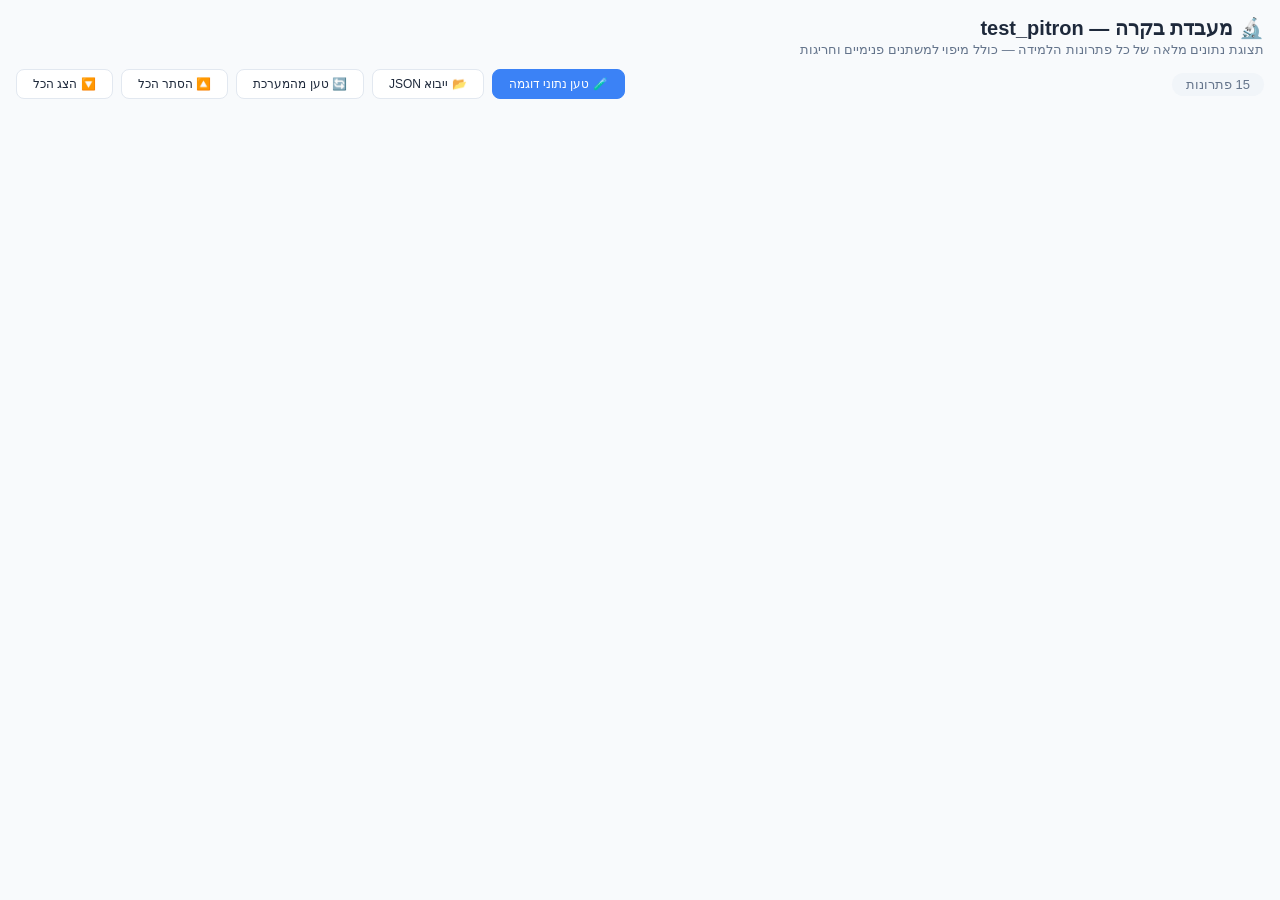
<file: test_pitron.html>
<!DOCTYPE html>
<html lang="he" dir="rtl">
<head>
<meta charset="UTF-8">
<meta name="viewport" content="width=device-width, initial-scale=1.0">
<title>מעבדת בקרה — test_pitron</title>
<style>
*{margin:0;padding:0;box-sizing:border-box;}
:root{
  --bg:#f8fafc;--card:#fff;--border:#e2e8f0;--text:#1e293b;--muted:#64748b;
  --accent:#f59e0b;--blue:#3b82f6;--green:#10b981;--red:#ef4444;--purple:#8b5cf6;
  --tag-bg:#f1f5f9;
}
body{font-family:-apple-system,BlinkMacSystemFont,'Segoe UI',Roboto,sans-serif;background:var(--bg);color:var(--text);direction:rtl;padding:16px;max-width:1600px;margin:0 auto;}
h1{font-size:20px;margin-bottom:2px;}
.subtitle{font-size:13px;color:var(--muted);margin-bottom:12px;}

/* Top bar */
.top-bar{display:flex;align-items:center;justify-content:space-between;gap:12px;margin-bottom:12px;flex-wrap:wrap;}
.top-bar .count{font-size:13px;color:var(--muted);background:var(--tag-bg);padding:4px 14px;border-radius:20px;}
.top-bar .actions{display:flex;gap:8px;flex-wrap:wrap;}
.btn{padding:7px 16px;border:1px solid var(--border);border-radius:8px;background:var(--card);cursor:pointer;font-family:inherit;font-size:12px;color:var(--text);transition:background .15s;display:inline-flex;align-items:center;gap:6px;}
.btn:hover{background:var(--tag-bg);}
.btn-primary{background:var(--blue);color:#fff;border-color:var(--blue);}
.btn-primary:hover{background:#2563eb;}
.btn-warn{background:#fef3c7;color:#92400e;border-color:#fde68a;}
.btn-warn:hover{background:#fde68a;}

/* Data source banner */
.src-banner{background:#fffbeb;border:1px solid #fde68a;border-radius:8px;padding:10px 16px;font-size:12px;color:#92400e;margin-bottom:12px;display:flex;align-items:center;gap:8px;}
.src-banner.hidden{display:none;}
.src-banner .close-btn{margin-right:auto;cursor:pointer;opacity:.6;}
.src-banner .close-btn:hover{opacity:1;}

/* Solution card wrapper */
.sol-card{background:var(--card);border:1px solid var(--border);border-radius:12px;margin-bottom:12px;overflow:hidden;box-shadow:0 1px 3px rgba(0,0,0,.04);}
.sol-header{display:flex;align-items:center;gap:10px;padding:14px 18px;cursor:pointer;user-select:none;transition:background .15s;border-bottom:1px solid transparent;}
.sol-header:hover{background:var(--tag-bg);}
.sol-header.open{border-bottom-color:var(--border);}
.sol-header .num{width:32px;height:32px;border-radius:50%;background:var(--blue);color:#fff;display:flex;align-items:center;justify-content:center;font-size:13px;font-weight:700;flex-shrink:0;}
.sol-header .name{font-size:15px;font-weight:700;flex:1;}
.sol-header .meta{font-size:12px;color:var(--muted);display:flex;gap:12px;flex-wrap:wrap;}
.sol-header .meta span{white-space:nowrap;}
.sol-header .arrow{font-size:12px;color:var(--muted);transition:transform .2s;flex-shrink:0;}
.sol-header.open .arrow{transform:rotate(180deg);}

/* Collapsible body */
.sol-body{display:none;padding:0 18px 18px;}
.sol-body.open{display:block;}

/* Sections */
.section{border:1px solid var(--border);border-radius:10px;padding:16px;margin-top:12px;}
.section-title{font-size:14px;font-weight:700;margin-bottom:12px;padding-bottom:6px;border-bottom:1px solid var(--border);display:flex;align-items:center;gap:6px;}
.section-title .icon{font-size:16px;}

/* Field grid */
.field-grid{display:grid;grid-template-columns:repeat(auto-fill,minmax(220px,1fr));gap:8px;}
.field{display:flex;flex-direction:column;gap:1px;}
.field-label{font-size:10px;color:var(--muted);text-transform:uppercase;letter-spacing:.3px;}
.field-value{font-size:13px;font-weight:600;min-height:20px;padding:3px 7px;border-radius:5px;background:var(--tag-bg);word-break:break-word;}
.field-value.empty{color:var(--red);font-weight:400;font-style:italic;}

/* Table */
.mentor-table{width:100%;border-collapse:collapse;font-size:12px;}
.mentor-table th{text-align:right;padding:6px 8px;background:var(--tag-bg);font-weight:600;font-size:10px;color:var(--muted);text-transform:uppercase;border-bottom:2px solid var(--border);white-space:nowrap;}
.mentor-table td{padding:6px 8px;border-bottom:1px solid var(--border);vertical-align:middle;}
.mentor-table tr:last-child td{border-bottom:none;}
.type-badge{display:inline-block;padding:1px 8px;border-radius:20px;font-size:11px;font-weight:600;white-space:nowrap;}
.badge-regular{background:#f1f5f9;color:#475569;}
.badge-internal{background:#fef3c7;color:#92400e;}
.badge-accomp{background:#dbeafe;color:#1e40af;}
.mentor-table .num{text-align:center;font-variant-numeric:tabular-nums;}
.mentor-table .total-cell{font-weight:700;text-align:center;}
.row-internal{background:#fffbeb;}
.row-accomp{background:#eff6ff;}

/* Summary row */
.summary-row{display:flex;gap:8px;flex-wrap:wrap;padding-top:8px;margin-top:8px;border-top:2px solid var(--border);}
.summary-item{flex:1;min-width:100px;text-align:center;padding:6px;border-radius:6px;background:var(--tag-bg);}
.summary-item .val{font-size:18px;font-weight:700;}
.summary-item .lbl{font-size:10px;color:var(--muted);margin-top:1px;}

/* Warning */
.warn{margin-top:8px;padding:6px 10px;border-radius:6px;font-size:12px;}
.warn-err{background:#fef2f2;border:1px solid #fca5a5;color:#991b1b;}
.warn-warn{background:#fef9c3;border:1px solid #fde047;color:#854d0e;}

/* Variable mapping table */
.var-table{width:100%;border-collapse:collapse;font-size:11px;margin-top:8px;direction:ltr;}
.var-table th{text-align:left;padding:4px 8px;background:#1e293b;color:#e2e8f0;font-size:10px;font-weight:600;border:none;}
.var-table td{padding:4px 8px;border-bottom:1px solid #334155;color:#cbd5e1;}
.var-table tr:last-child td{border-bottom:none;}
.var-table .var-name{color:#7dd3fc;font-family:monospace;white-space:nowrap;}
.var-table .var-val{color:#fbbf24;font-weight:600;direction:rtl;text-align:right;}
.var-table .sep-row td{background:#334155;color:#94a3b8;font-weight:700;padding:6px 8px;border:none;}

/* Raw JSON button */
.btn-raw{padding:4px 12px;border:1px solid var(--border);border-radius:6px;background:var(--card);cursor:pointer;font-family:inherit;font-size:11px;color:var(--muted);margin-left:6px;margin-top:6px;}
.btn-raw:hover{background:var(--tag-bg);}
.raw-block{background:#1e293b;color:#e2e8f0;padding:12px;border-radius:6px;font-size:11px;max-height:300px;overflow:auto;direction:ltr;text-align:left;white-space:pre-wrap;word-break:break-all;margin-top:8px;display:none;}

/* Empty state */
.empty-state{text-align:center;padding:60px 20px;color:var(--muted);}
.empty-state strong{font-size:28px;display:block;margin-bottom:4px;color:var(--text);}
.empty-state p{margin-top:8px;}

/* Import overlay */
.import-zone{border:2px dashed var(--border);border-radius:12px;padding:40px 20px;text-align:center;transition:border-color .2s,background .2s;cursor:pointer;}
.import-zone:hover,.import-zone.dragover{border-color:var(--blue);background:#eff6ff;}
.import-zone p{color:var(--muted);font-size:13px;}
.import-zone .big{font-size:24px;margin-bottom:8px;}

/* Hidden file input */
#fileImport{display:none;}

/* Responsive */
@media(max-width:600px){
  body{padding:10px;}
  .field-grid{grid-template-columns:1fr;}
  .mentor-table{font-size:11px;}
  .mentor-table th,.mentor-table td{padding:4px 5px;}
  .summary-row{flex-direction:column;}
  .sol-header .meta{display:none;}
  .top-bar{flex-direction:column;align-items:stretch;}
}
</style>
</head>
<body>

<h1>🔬 מעבדת בקרה — test_pitron</h1>
<p class="subtitle">תצוגת נתונים מלאה של כל פתרונות הלמידה — כולל מיפוי למשתנים פנימיים וחריגות</p>

<div id="srcBanner" class="src-banner hidden">
  <span>📦</span>
  <span id="srcText">מציג נתוני דוגמה</span>
  <span class="close-btn" onclick="document.getElementById('srcBanner').classList.add('hidden')">✕</span>
</div>

<div class="top-bar">
  <span class="count" id="countLabel">0 פתרונות</span>
  <div class="actions">
    <button class="btn btn-primary" onclick="loadDemoData()">🧪 טען נתוני דוגמה</button>
    <button class="btn" onclick="triggerImport()">📂 ייבוא JSON</button>
    <button class="btn" onclick="tryLoadFromSystem()">🔄 טען מהמערכת</button>
    <button class="btn" onclick="toggleAll(true)">🔼 הסתר הכל</button>
    <button class="btn" onclick="toggleAll(false)">🔽 הצג הכל</button>
  </div>
</div>

<input type="file" id="fileImport" accept=".json" onchange="handleFileImport(event)">

<div id="output"></div>

<script>
// ==================== STATE ====================
var P = 'matspanet_';
var _store = {}; // active data store (key -> array)
var _periods = null;
var _p1Label = 'תקופה א׳';
var _p2Label = 'תקופה ב׳';
var _dataSource = '';

// ==================== STORAGE HELPERS ====================
function lsNative(key){try{return JSON.parse(localStorage.getItem(P+key)||'[]');}catch(e){return[];}}
function ls(key){
  if(_store[key]!==undefined) return _store[key];
  return lsNative(key);
}

function lookupLabel(lk,vid){
  if(!vid)return'';
  var items=ls(lk);
  for(var i=0;i<items.length;i++){if(items[i].id===vid||items[i].value===vid)return items[i].label||items[i].value||vid;}
  return vid;
}
function guideName(gid){
  if(!gid)return'';
  var items=ls('guides_repo');
  for(var i=0;i<items.length;i++){if(items[i].id===gid)return items[i].fullName||items[i].name||gid;}
  return gid;
}
function esc(s){if(s===null||s===undefined)return'';return String(s).replace(/&/g,'&amp;').replace(/</g,'&lt;').replace(/>/g,'&gt;');}
function valH(v){
  var empty=(v===null||v===undefined||v==='');
  return '<div class="field-value'+(empty?' empty':'')+'">'+(empty?'ריק':esc(v))+'</div>';
}
function getMentorType(m){
  if(!m)return'רגיל';
  if((m.fullName||'')==='כוח פנים')return'כוח פנים';
  if(m.performerType==='כוח פנים')return'כוח פנים';
  if(!!m.isAccompaniment)return'שעות ליווי';
  return'רגיל';
}
function badgeH(t){
  if(t==='כוח פנים')return'<span class="type-badge badge-internal">🏠 כוח פנים</span>';
  if(t==='שעות ליווי')return'<span class="type-badge badge-accomp">🕐 שעות ליווי</span>';
  return'<span class="type-badge badge-regular">רגיל</span>';
}
function arrL(lk,v){
  if(!v)return'';
  return v.split(',').map(function(s){return s.trim();}).filter(Boolean).map(function(id){return lookupLabel(lk,id);}).join(', ');
}
function smI(label,value,sub){return'<div class="summary-item"><div class="val">'+value+'</div><div class="lbl">'+esc(label)+(sub?' — '+esc(sub):'')+'</div></div>';}
function fld(l,v){return'<div class="field"><div class="field-label">'+esc(l)+'</div>'+valH(v)+'</div>';}

function loadPeriods(){
  _periods=ls('periods');
  if(_periods.length>=1){
    _p1Label=_periods[0].period1Label||_periods[0].label||_p1Label;
    _p2Label=_periods[0].period2Label||_periods[0].label||_p2Label;
    if(_periods.length>=2&&_periods[1].period1Label){_p1Label=_periods[0].period1Label;_p2Label=_periods[1].period1Label||_p2Label;}
  }
}

// ==================== VARIABLE MAPPING TABLE ====================
function varRow(label, jsExpr, rawVal) {
  return '<tr>'+
    '<td class="var-name">' + esc(jsExpr) + '</td>'+
    '<td class="var-val">' + esc(label) + '</td>'+
    '<td style="color:#e2e8f0;direction:rtl;text-align:right;">' + esc(rawVal === undefined ? '—' : rawVal) + '</td>'+
    '</tr>';
}

function buildVarTable(s, insts) {
  var h = '<table class="var-table"><thead><tr><th>משתנה JS / שדה DataStore</th><th>תווית תצוגה</th><th>ערך נוכחי</th></tr></thead><tbody>';
  var rows = [
    ['s.name', 'שם פתרון', s.name],
    ['s.solutionNumber', 'מספר פתרון', s.solutionNumber],
    ['s.schoolName', 'שם בית ספר', s.schoolName],
    ['s.academicHours', 'שעות אקדמיות', s.academicHours],
    ['s.budgetType', 'סטטוס תקצוב', s.budgetType],
    ['s.budgetTypeValue', 'סוג תקצוב (ID)', s.budgetTypeValue],
    ['→ lookupLabel', 'סוג תקצוב (תווית)', lookupLabel('lookup_budget_types', s.budgetTypeValue)],
    ['s.budgetedHours', 'שעות מתוקצבות', s.budgetedHours],
    ['s.internalForceHours', 'שעות כוח פנים', s.internalForceHours],
    ['s.accBudgetedHours', 'שעות ליווי', s.accBudgetedHours],
    ['s.period1Hours', 'תקופה א׳ (01-08)', s.period1Hours],
    ['s.period2Hours', 'תקופה ב׳ (09-12)', s.period2Hours],
    ['s.topicType', 'תחום (ID)', s.topicType],
    ['s.topic', 'נושא', s.topic],
    ['s.guideId', 'מדריך (ID)', s.guideId],
    ['→ guideName', 'מדריך (שם)', guideName(s.guideId)],
    ['s.meetingType', 'סוג מפגש (ID)', s.meetingType],
    ['s.weekDay', 'יום בשבוע (ID)', s.weekDay],
  ];
  for (var i = 0; i < rows.length; i++) {
    h += varRow(rows[i][1], rows[i][0], rows[i][2]);
  }
  for (var j = 0; j < insts.length; j++) {
    var m = insts[j];
    var mt = getMentorType(m);
    var prefix = 'insts[' + j + '].';
    h += '<tr class="sep-row"><td colspan="3">--- מנחה ' + (j+1) + ': ' + esc(m.fullName||'') + ' ---</td></tr>';
    h += varRow('שם', prefix + 'fullName', m.fullName);
    h += varRow('ת.ז.', prefix + 'idNumber', m.idNumber);
    h += varRow('performerType (גולמי)', prefix + 'performerType', m.performerType || '—');
    h += varRow('isAccompaniment (גולמי)', prefix + 'isAccompaniment', m.isAccompaniment);
    h += varRow('סוג מנחה (מחושב)', '→ _getMentorType(m)', mt);
    h += varRow('תקופה א׳', prefix + 'period1Hours', m.period1Hours);
    h += varRow('תקופה ב׳', prefix + 'period2Hours', m.period2Hours);
    h += varRow('סה״כ (קבוע/מחושב)', prefix + 'totalAcademicHours', m.totalAcademicHours);
    h += varRow('שעות הדרכה', prefix + 'guideHours', m.guideHours);
    var isSp = (mt==='כוח פנים'||mt==='שעות ליווי');
    var calcTotal = isSp ? (m.totalAcademicHours||0) : ((m.period1Hours||0)+(m.period2Hours||0));
    h += varRow('סה״כ לייצוא', '→ calcTotal', calcTotal);
  }
  h += '</tbody></table>';
  return h;
}

// ==================== BUILD SOLUTION CARD ====================
function buildCard(s, idx) {
  var allInsts = ls('solution_instructors');
  var insts = allInsts.filter(function(inst){return inst.solutionId===s.id && !inst._deleted;});
  var cardId = 'card_' + idx;
  var bodyId = 'body_' + idx;
  var rawId = 'raw_' + idx;

  var headerHtml = '<div class="sol-header open" onclick="toggleCard(\''+cardId+'\',\''+bodyId+'\')" >'+
    '<div class="num">'+(idx+1)+'</div>'+
    '<div class="name">'+esc(s.name||'ללא שם')+'</div>'+
    '<div class="meta">'+
      '<span>📋 '+(s.solutionNumber||'—')+'</span>'+
      '<span>🏫 '+(s.schoolName||'—')+'</span>'+
      '<span>⏱ '+(s.academicHours||0)+' שע׳</span>'+
      '<span>👨‍🏫 '+insts.length+' מנחים</span>'+
      (s.budgetType==='מתוקצב'||s.budgetType==='כן'?'<span style="color:var(--green);">✅ מתוקצב</span>':'<span>⏳ לא הוגדר</span>')+
    '</div>'+
    '<div class="arrow">▼</div>'+
  '</div>';

  var bodyHtml = '<div class="sol-body open" id="'+bodyId+'">';

  // --- Section: Basic Info ---
  bodyHtml += '<div class="section"><div class="section-title"><span class="icon">📋</span> נתוני יסוד</div><div class="field-grid">';
  bodyHtml += fld('שם',s.name);
  bodyHtml += fld('מספר פתרון',s.solutionNumber);
  bodyHtml += fld('תיאור',s.description);
  bodyHtml += fld('סוג אחריות',lookupLabel('lookup_responsibility_types',s.responsibilityType));
  bodyHtml += fld('בית ספר',s.schoolName);
  bodyHtml += fld('תחום',lookupLabel('lookup_domains',s.topicType));
  bodyHtml += fld('נושא',s.topic);
  bodyHtml += fld('מדריך',guideName(s.guideId));
  bodyHtml += fld('שלב חינוך',arrL('lookup_education_stages',s.educationStage));
  bodyHtml += fld('סוג חינוך',arrL('lookup_education_types',s.educationType));
  bodyHtml += fld('סוג מפגש',lookupLabel('lookup_meeting_types',s.meetingType));
  bodyHtml += fld('יום',lookupLabel('lookup_week_days',s.weekDay));
  bodyHtml += fld('תאריך התחלה',s.startDate);
  bodyHtml += fld('תאריך סיום',s.endDate);
  bodyHtml += fld('שעות אקדמיות',s.academicHours);
  bodyHtml += fld('קטלוג',s.showInCatalog?'כן':(s.showInPublicCatalog?'ציבורי':'לא'));
  bodyHtml += fld('הערות',s.notes);
  bodyHtml += fld('ID',s.id);
  bodyHtml += '</div></div>';

  // --- Section: Budget ---
  bodyHtml += '<div class="section"><div class="section-title"><span class="icon">💰</span> תקצוב</div><div class="field-grid">';
  var bs = (s.budgetType==='מתוקצב'||s.budgetType==='כן')?'✅ מתוקצב':(s.budgetType==='לא מתוקצב'?'🚫 לא מתוקצב':'⏳ '+(s.budgetType||'לא נבחר'));
  bodyHtml += fld('סטטוס',bs);
  bodyHtml += fld('סוג תקצוב',lookupLabel('lookup_budget_types',s.budgetTypeValue));
  bodyHtml += fld('שעות מתוקצבות',s.budgetedHours);
  bodyHtml += fld('שעות כוח פנים',s.internalForceHours);
  bodyHtml += fld('שעות ליווי',s.accBudgetedHours);
  bodyHtml += '</div></div>';

  // --- Section: Periods ---
  bodyHtml += '<div class="section"><div class="section-title"><span class="icon">📅</span> חלוקת שעות לתקופות (רמת פתרון)</div><div class="field-grid">';
  bodyHtml += fld(_p2Label+' (09-12)',s.period2Hours);
  bodyHtml += fld(_p1Label+' (01-08)',s.period1Hours);
  var sP1=parseFloat(s.period1Hours)||0,sP2=parseFloat(s.period2Hours)||0;
  bodyHtml += fld('סה״כ תקופות',(sP1+sP2)>0?(sP1+sP2):'');
  bodyHtml += '</div>';
  if(sP1+sP2>0&&s.academicHours>0&&Math.abs(sP1+sP2-s.academicHours)>0.01){
    bodyHtml+='<div class="warn warn-err">⚠️ סכום תקופות ('+(sP1+sP2)+') ≠ שעות אקדמיות ('+s.academicHours+')</div>';
  }
  bodyHtml += '</div>';

  // --- Section: Instructors ---
  bodyHtml += '<div class="section"><div class="section-title"><span class="icon">👨‍🏫</span> מנחים ('+insts.length+')</div>';
  if(insts.length===0){
    bodyHtml+='<p style="color:var(--muted);font-size:13px;">אין מנחים</p>';
  } else {
    bodyHtml+='<div style="overflow-x:auto;"><table class="mentor-table"><thead><tr>';
    bodyHtml+='<th>#</th><th>סוג</th><th>שם</th><th>ת.ז.</th>';
    bodyHtml+='<th>'+esc(_p2Label)+'</th><th>'+esc(_p1Label)+'</th><th>סה״כ</th><th>הדרכה</th>';
    bodyHtml+='<th>performerType</th><th>isAccomp.</th>';
    bodyHtml+='</tr></thead><tbody>';
    var rS=0,iS=0,aS=0,rP1=0,rP2=0,iP1=0,iP2=0,aP1=0,aP2=0;
    for(var j=0;j<insts.length;j++){
      var m=insts[j],mt=getMentorType(m),isSp=(mt==='כוח פנים'||mt==='שעות ליווי');
      var mP1=m.period1Hours||0,mP2=m.period2Hours||0,mT=isSp?(m.totalAcademicHours||0):(mP1+mP2),mG=m.guideHours||0;
      var rc=mt==='כוח פנים'?'row-internal':(mt==='שעות ליווי'?'row-accomp':'');
      bodyHtml+='<tr class="'+rc+'"><td>'+(j+1)+'</td><td>'+badgeH(mt)+'</td>';
      bodyHtml+='<td>'+(isSp?'<strong>'+esc(m.fullName)+'</strong>':esc(m.fullName))+'</td>';
      bodyHtml+='<td style="direction:ltr;text-align:right;font-size:11px;">'+esc(m.idNumber||'')+'</td>';
      bodyHtml+='<td class="num">'+(mP2||'<span style="color:#cbd5e1;">—</span>')+'</td>';
      bodyHtml+='<td class="num">'+(mP1||'<span style="color:#cbd5e1;">—</span>')+'</td>';
      bodyHtml+='<td class="total-cell">'+mT+'</td>';
      bodyHtml+='<td class="num">'+(mG||'<span style="color:#cbd5e1;">—</span>')+'</td>';
      bodyHtml+='<td style="font-size:10px;color:var(--muted);">'+esc(m.performerType||'—')+'</td>';
      bodyHtml+='<td style="font-size:10px;text-align:center;">'+(m.isAccompaniment?'✅':'—')+'</td></tr>';
      if(mt==='רגיל'){rS+=mT;rP1+=mP1;rP2+=mP2;}
      else if(mt==='כוח פנים'){iS+=mT;iP1+=mP1;iP2+=mP2;}
      else{aS+=mT;aP1+=mP1;aP2+=mP2;}
    }
    bodyHtml+='</tbody></table></div>';
    bodyHtml+='<div class="summary-row">';
    bodyHtml+=smI('רגילות',rS,'P1:'+rP1+' P2:'+rP2);
    bodyHtml+=smI('🏠 כוח פנים',iS,'P1:'+iP1+' P2:'+iP2);
    bodyHtml+=smI('🕐 ליווי',aS,'P1:'+aP1+' P2:'+aP2);
    bodyHtml+=smI('סה״כ אקדמי',rS+iS,'/ '+(s.academicHours||0));
    bodyHtml+='</div>';
    // Validations
    for(var k=0;k<insts.length;k++){
      var mi=insts[k],mt2=getMentorType(mi);
      if(mt2!=='כוח פנים'&&mt2!=='שעות ליווי')continue;
      var sp1=parseFloat(mi.period1Hours)||0,sp2=parseFloat(mi.period2Hours)||0,spS=sp1+sp2,fx=mi.totalAcademicHours||0;
      if(spS>0&&Math.abs(spS-fx)>0.01){bodyHtml+='<div class="warn warn-err">⚠️ '+esc(mi.fullName)+': תקופות ('+spS+') ≠ סה״כ קבוע ('+fx+')</div>';}
    }
    if(s.academicHours>0){var mT2=rS+iS;if(Math.abs(mT2-s.academicHours)>0.01&&(rS>0||iS>0)){bodyHtml+='<div class="warn warn-warn">⚠️ רגיל+כוח פנים ('+mT2+') ≠ אקדמיות ('+s.academicHours+')</div>';}}
  }
  bodyHtml += '</div>';

  // --- Section: Variable Mapping ---
  bodyHtml += '<div class="section"><div class="section-title"><span class="icon">🔗</span> מיפוי משתנים פנימיים — איך כל שדה מתחבר</div>';
  bodyHtml += buildVarTable(s, insts);
  bodyHtml += '</div>';

  // --- Section: Raw JSON ---
  bodyHtml += '<div class="section"><div class="section-title"><span class="icon">🔧</span> JSON גולמי</div>';
  bodyHtml += '<button class="btn-raw" onclick="toggleRaw(\''+rawId+'_sol\')">פתרון למידה (solution)</button>';
  bodyHtml += '<button class="btn-raw" onclick="toggleRaw(\''+rawId+'_insts\')">מנחים (instructors)</button>';
  bodyHtml += '<pre class="raw-block" id="'+rawId+'_sol">'+esc(JSON.stringify(s,null,2))+'</pre>';
  bodyHtml += '<pre class="raw-block" id="'+rawId+'_insts">'+esc(JSON.stringify(insts,null,2))+'</pre>';
  bodyHtml += '</div>';

  bodyHtml += '</div>';

  return '<div class="sol-card" id="'+cardId+'">' + headerHtml + bodyHtml + '</div>';
}

// ==================== UI HELPERS ====================
function toggleCard(cardId, bodyId) {
  var card = document.getElementById(cardId);
  var body = document.getElementById(bodyId);
  if (!card || !body) return;
  var hdr = card.querySelector('.sol-header');
  body.classList.toggle('open');
  if (hdr) hdr.classList.toggle('open');
}

function toggleAll(hide) {
  var bodies = document.querySelectorAll('.sol-body');
  var hdrs = document.querySelectorAll('.sol-header');
  for (var i = 0; i < bodies.length; i++) {
    if (hide) { bodies[i].classList.remove('open'); hdrs[i].classList.remove('open'); }
    else { bodies[i].classList.add('open'); hdrs[i].classList.add('open'); }
  }
}

function toggleRaw(id) {
  var el = document.getElementById(id);
  if (el) el.style.display = el.style.display === 'block' ? 'none' : 'block';
}

function showBanner(msg) {
  _dataSource = msg;
  document.getElementById('srcText').textContent = msg;
  document.getElementById('srcBanner').classList.remove('hidden');
}

// ==================== RENDER ====================
function render() {
  loadPeriods();
  var solutions = ls('solutions').filter(function(s){return !s._deleted;});
  document.getElementById('countLabel').textContent = solutions.length + ' פתרונות';

  var out = document.getElementById('output');
  if (solutions.length === 0) {
    out.innerHTML = '<div class="empty-state">'+
      '<strong>0</strong>'+
      'לא נמצאו פתרונות למידה'+
      '<p>המערכת ריקה. בחר אחת מהאפשרויות למעלה:</p>'+
      '<p style="font-size:12px;margin-top:4px;">🧪 טען נתוני דוגמה &nbsp;|&nbsp; 📂 ייבוא JSON &nbsp;|&nbsp; 🔄 טען מהמערכת (localStorage)</p>'+
      '</div>';
  } else {
    var html = '';
    for (var i = 0; i < solutions.length; i++) {
      html += buildCard(solutions[i], i);
    }
    out.innerHTML = html;
  }
}

// ==================== LOAD FROM SYSTEM (localStorage) ====================
function tryLoadFromSystem() {
  _store = {}; // clear override store, fall back to native localStorage
  var sols = lsNative('solutions').filter(function(s){return !s._deleted;});
  if (sols.length === 0) {
    alert('אין נתונים ב-localStorage. נסה לטעון נתוני דוגמה או לייבא JSON.');
    return;
  }
  showBanner('מציג נתונים מהמערכת (localStorage) — ' + sols.length + ' פתרונות');
  render();
}

// ==================== FILE IMPORT ====================
function triggerImport() {
  document.getElementById('fileImport').click();
}

function handleFileImport(e) {
  var file = e.target.files[0];
  if (!file) return;
  var reader = new FileReader();
  reader.onload = function(ev) {
    try {
      var data = JSON.parse(ev.target.result);
      if (Array.isArray(data)) {
        // Assume it's solutions array
        _store = {};
        _store['solutions'] = data;
        showBanner('מציג ' + data.length + ' פתרונות מקובץ: ' + file.name + ' (מנחים לא כלולים — יש לייבא גם solution_instructors)');
      } else if (data && typeof data === 'object') {
        // Assume key-value map
        _store = {};
        for (var k in data) {
          if (data.hasOwnProperty(k)) _store[k] = data[k];
        }
        var solCount = (data.solutions || []).filter(function(s){return !s._deleted;}).length;
        showBanner('מציג נתונים מקובץ: ' + file.name + ' — ' + solCount + ' פתרונות, ' + Object.keys(data).length + ' טבלאות');
      }
      render();
    } catch (err) {
      alert('שגיאה בפענוח JSON: ' + err.message);
    }
  };
  reader.readAsText(file);
  e.target.value = '';
}

// ==================== DEMO DATA ====================
function loadDemoData() {
  _store = {
    periods: [
      { id:'p001', hebrewYear:'תשפ"ו', englishYear:'2025-2026',
        period1Label:'תקופה א׳', period1Start:'2025-09-01', period1End:'2026-01-31',
        period2Label:'תקופה ב׳', period2Start:'2026-02-01', period2End:'2026-08-31',
        isActive:true }
    ],
    lookup_domains: [
      {id:'ld_001',value:'תחום דעת',label:'תחום דעת',isActive:true},
      {id:'ld_004',value:'תוכניות ייעודיות',label:'תוכניות ייעודיות',isActive:true},
      {id:'ld_005',value:'בית ספרי',label:'בית ספרי',isActive:true}
    ],
    lookup_budget_types: [
      {id:'lbt_001',value:'תקציב רגיל',label:'תקציב רגיל',isActive:true},
      {id:'lbt_002',value:'חומש',label:'חומש',isActive:true},
      {id:'lbt_003',value:'לא מתוקצב',label:'לא מתוקצב',isActive:true}
    ],
    lookup_meeting_types: [
      {id:'lmt_001',value:'פרטני',label:'פרטני',isActive:true},
      {id:'lmt_002',value:'קבוצתי',label:'קבוצתי',isActive:true},
      {id:'lmt_003',value:'מרוכז',label:'מרוכז',isActive:true}
    ],
    lookup_week_days: [
      {id:'lwd_001',value:'ראשון',label:'ראשון',isActive:true},
      {id:'lwd_002',value:'שני',label:'שני',isActive:true},
      {id:'lwd_003',value:'שלישי',label:'שלישי',isActive:true},
      {id:'lwd_004',value:'רביעי',label:'רביעי',isActive:true},
      {id:'lwd_005',value:'חמישי',label:'חמישי',isActive:true}
    ],
    lookup_education_stages: [
      {id:'les_001',value:'יסודי',label:'יסודי',isActive:true},
      {id:'les_002',value:'חטיבת ביניים',label:'חטיבת ביניים',isActive:true},
      {id:'les_003',value:'עליון',label:'עליון',isActive:true}
    ],
    lookup_education_types: [
      {id:'let_001',value:'ממלכתי',label:'ממלכתי',isActive:true},
      {id:'let_002',value:'ממלכתי דתי',label:'ממלכתי דתי',isActive:true}
    ],
    lookup_responsibility_types: [
      {id:'lrt_001',value:'אחריות מלאה',label:'אחריות מלאה',isActive:true},
      {id:'lrt_002',value:'שותפות',label:'שותפות',isActive:true}
    ],
    guides_repo: [
      {id:'guide_repo_001',idNumber:'11111111',fullName:'רחל כהן',phone:'054-1111111',email:'rachel@education.gov.il',position:'מנחה ראשית – מתמטיקה',isActive:true},
      {id:'guide_repo_002',idNumber:'22222222',fullName:'דוד לוי',phone:'054-2222222',email:'david@education.gov.il',position:'מנחה ראשי – היסטוריה',isActive:true},
      {id:'guide_repo_003',idNumber:'33333333',fullName:'שרה אברהם',phone:'054-3333333',email:'sara@education.gov.il',position:'מנחה ראשית – עברית',isActive:true}
    ],
    solutions: [
      {
        id:'sol_demo_001', name:'מתמטיקה — חיזוק חטיבת ביניים', solutionNumber:'SOL-2025-001',
        schoolName:'בית ספר אל-מותנבי', description:'חיזוק יכולות מתמטיות בחטיבת ביניים',
        responsibilityType:'lrt_001', topicType:'ld_001', topic:'מתמטיקה',
        guideId:'guide_repo_001', educationStage:'les_002', educationType:'let_001',
        meetingType:'lmt_002', weekDay:'lwd_003',
        startDate:'2025-09-01', endDate:'2026-06-30',
        academicHours:60, budgetType:'מתוקצב', budgetTypeValue:'lbt_001',
        budgetedHours:60, internalForceHours:12, accBudgetedHours:8,
        period1Hours:24, period2Hours:36,
        showInCatalog:true, showInPublicCatalog:false, notes:'פתרון למידה לחיזוק',
        createdAt:'2025-08-15T00:00:00.000Z', updatedAt:'2025-08-15T00:00:00.000Z'
      },
      {
        id:'sol_demo_002', name:'עברית — מומחיות כתיבה', solutionNumber:'SOL-2025-002',
        schoolName:'בית ספר עין הוד', description:'פיתוח מיומנויות כתיבה',
        responsibilityType:'lrt_001', topicType:'ld_001', topic:'לשון עברית',
        guideId:'guide_repo_003', educationStage:'les_001', educationType:'let_001',
        meetingType:'lmt_001', weekDay:'lwd_001',
        startDate:'2025-09-01', endDate:'2026-06-30',
        academicHours:40, budgetType:'מתוקצב', budgetTypeValue:'lbt_002',
        budgetedHours:40, internalForceHours:0, accBudgetedHours:10,
        period1Hours:16, period2Hours:24,
        showInCatalog:true, showInPublicCatalog:false, notes:'',
        createdAt:'2025-08-20T00:00:00.000Z', updatedAt:'2025-08-20T00:00:00.000Z'
      },
      {
        id:'sol_demo_003', name:'תוכנית ייעודית — חשיבה ביקורתית', solutionNumber:'SOL-2025-003',
        schoolName:'בית ספר גבעתיים', description:'פיתוח חשיבה ביקורתית באמצעות פרויקטים',
        responsibilityType:'lrt_002', topicType:'ld_004', topic:'חשיבה ביקורתית',
        guideId:'guide_repo_002', educationStage:'les_003', educationType:'let_001',
        meetingType:'lmt_003', weekDay:'lwd_005',
        startDate:'2025-11-01', endDate:'2026-05-31',
        academicHours:80, budgetType:'מתוקצב', budgetTypeValue:'lbt_001',
        budgetedHours:80, internalForceHours:20, accBudgetedHours:15,
        period1Hours:32, period2Hours:48,
        showInCatalog:true, showInPublicCatalog:true, notes:'תוכנית ייעודית חדשה',
        createdAt:'2025-09-01T00:00:00.000Z', updatedAt:'2025-09-01T00:00:00.000Z'
      }
    ],
    solution_instructors: [
      // Solution 1 — 2 regular + 1 internal force + 1 accompaniment
      {id:'si_001',solutionId:'sol_demo_001',fullName:'יוסי ישראלי',idNumber:'12345678',performerType:'',isAccompaniment:false,period1Hours:14,period2Hours:22,totalAcademicHours:36,guideHours:4},
      {id:'si_002',solutionId:'sol_demo_001',fullName:'מרים אהרון',idNumber:'23456789',performerType:'',isAccompaniment:false,period1Hours:10,period2Hours:14,totalAcademicHours:24,guideHours:2},
      {id:'si_003',solutionId:'sol_demo_001',fullName:'כוח פנים',idNumber:'',performerType:'כוח פנים',isAccompaniment:false,period1Hours:0,period2Hours:0,totalAcademicHours:12,guideHours:0},
      {id:'si_004',solutionId:'sol_demo_001',fullName:'שעות ליווי',idNumber:'',performerType:'',isAccompaniment:true,period1Hours:0,period2Hours:0,totalAcademicHours:8,guideHours:0},
      // Solution 2 — 1 regular + 1 accompaniment
      {id:'si_005',solutionId:'sol_demo_002',fullName:'אהוד ברק',idNumber:'34567890',performerType:'',isAccompaniment:false,period1Hours:16,period2Hours:24,totalAcademicHours:40,guideHours:3},
      {id:'si_006',solutionId:'sol_demo_002',fullName:'שעות ליווי',idNumber:'',performerType:'',isAccompaniment:true,period1Hours:0,period2Hours:0,totalAcademicHours:10,guideHours:0},
      // Solution 3 — 3 regular + 1 internal force + 1 accompaniment
      {id:'si_007',solutionId:'sol_demo_003',fullName:'נעמי שלום',idNumber:'45678901',performerType:'',isAccompaniment:false,period1Hours:16,period2Hours:24,totalAcademicHours:40,guideHours:5},
      {id:'si_008',solutionId:'sol_demo_003',fullName:'אורן כהן',idNumber:'56789012',performerType:'',isAccompaniment:false,period1Hours:10,period2Hours:10,totalAcademicHours:20,guideHours:2},
      {id:'si_009',solutionId:'sol_demo_003',fullName:'כוח פנים',idNumber:'',performerType:'כוח פנים',isAccompaniment:false,period1Hours:0,period2Hours:0,totalAcademicHours:20,guideHours:0},
      {id:'si_010',solutionId:'sol_demo_003',fullName:'שעות ליווי',idNumber:'',performerType:'',isAccompaniment:true,period1Hours:0,period2Hours:0,totalAcademicHours:15,guideHours:0}
    ]
  };

  var solCount = _store.solutions.filter(function(s){return !s._deleted;}).length;
  showBanner('מציג נתוני דוגמה — ' + solCount + ' פתרונות למידה (3 סוגי מנחים: רגיל, כוח פנים, שעות ליווי)');
  render();
}

// ==================== INIT ====================
render();
</script>
</body>
</html>
</file>
<file: css/style.css>
/* ========================================
   מצפן נט / بوصلة نت - Modern Design System 2026
   Professional Educational Platform - ENHANCED EDITION
   RTL Hebrew & Arabic | Modern Teal & Indigo Palette
   ======================================== */

/* Google Fonts - Cairo for Arabic headings, Noto Sans Arabic for Arabic body, Rubik for Hebrew */
@import url('https://fonts.googleapis.com/css2?family=Cairo:wght@400;500;600;700;800;900&family=Noto+Sans+Arabic:wght@300;400;500;600;700;800;900&family=Rubik:wght@300;400;500;600;700;800;900&display=swap');

/* ============ DESIGN TOKENS ============ */
:root {
    /* Primary Palette - Enhanced Teal Gradient */
    --primary: #0d9488;
    --primary-dark: #0f766e;
    --primary-light: #14b8a6;
    --primary-bg: #f0fdfa;
    --primary-hover: #0d9488;
    --primary-gradient: linear-gradient(135deg, #0d9488 0%, #0891b2 50%, #7c3aed 100%);
    --primary-gradient-subtle: linear-gradient(135deg, rgba(13, 148, 136, 0.08) 0%, rgba(124, 58, 237, 0.08) 100%);
    
    /* Secondary Palette - Deep Indigo */
    --secondary: #1e1b4b;
    --secondary-dark: #0f0a2e;
    --secondary-light: #312e81;
    
    /* Accent - Warm Orange */
    --accent: #f97316;
    --accent-hover: #ea580c;
    --accent-bg: #fff7ed;
    
    /* Status Colors */
    --success: #10b981;
    --success-bg: #d1fae5;
    --success-light: #059669;
    --warning: #f59e0b;
    --warning-bg: #fef3c7;
    --warning-light: #d97706;
    --danger: #ef4444;
    --danger-bg: #fee2e2;
    --danger-light: #dc2626;
    --info: #3b82f6;
    --info-bg: #dbeafe;
    --info-light: #2563eb;
    
    /* Neutral Grays - Enhanced Modern Scale */
    --gray-50: #fafafa;
    --gray-100: #f4f4f5;
    --gray-200: #e4e4e7;
    --gray-300: #d4d4d8;
    --gray-400: #a1a1aa;
    --gray-500: #71717a;
    --gray-600: #52525b;
    --gray-700: #3f3f46;
    --gray-800: #27272a;
    --gray-900: #18181b;
    
    /* Layout */
    --sidebar-width: 280px;
    --header-height: 72px;
    --border-radius: 12px;
    --border-radius-lg: 16px;
    --border-radius-xl: 20px;
    --border-radius-2xl: 24px;
    --border-radius-full: 9999px;
    
    /* Shadows - Enhanced Soft Shadows with Depth */
    --shadow-xs: 0 1px 2px rgba(0, 0, 0, 0.04);
    --shadow-sm: 0 2px 4px rgba(0, 0, 0, 0.06);
    --shadow: 0 4px 12px rgba(0, 0, 0, 0.08);
    --shadow-md: 0 8px 20px rgba(0, 0, 0, 0.10);
    --shadow-lg: 0 12px 32px rgba(0, 0, 0, 0.14);
    --shadow-xl: 0 20px 48px rgba(0, 0, 0, 0.18);
    --shadow-2xl: 0 25px 60px rgba(0, 0, 0, 0.22);
    --shadow-glow: 0 0 40px rgba(13, 148, 136, 0.25);
    --shadow-glow-lg: 0 0 60px rgba(13, 148, 136, 0.35);
    --shadow-inner: inset 0 2px 4px rgba(0, 0, 0, 0.04);
    
    /* Transitions - Smooth & Natural */
    --transition: all 0.25s cubic-bezier(0.4, 0, 0.2, 1);
    --transition-slow: all 0.4s cubic-bezier(0.4, 0, 0.2, 1);
    --transition-bounce: all 0.4s cubic-bezier(0.68, -0.55, 0.265, 1.55);
    --transition-spring: all 0.5s cubic-bezier(0.34, 1.56, 0.64, 1);
    
    /* Typography */
    --font-family-hebrew: 'Rubik', -apple-system, BlinkMacSystemFont, 'Segoe UI', sans-serif;
    --font-family-arabic: 'Noto Sans Arabic', 'Cairo', sans-serif;
    --font-family-headings: 'Cairo', 'Rubik', sans-serif;
    
    /* Spacing */
    --space-xs: 4px;
    --space-sm: 8px;
    --space-md: 16px;
    --space-lg: 24px;
    --space-xl: 32px;
    --space-2xl: 48px;
    --space-3xl: 64px;
}

/* ============ RESET & BASE ============ */
*,
*::before,
*::after {
    margin: 0;
    padding: 0;
    box-sizing: border-box;
}

html {
    font-size: 14px;
    -webkit-text-size-adjust: 100%;
    scroll-behavior: smooth;
}

body {
    font-family: var(--font-family-hebrew);
    direction: rtl;
    text-align: right;
    color: var(--gray-700);
    background-color: var(--gray-50);
    line-height: 1.7;
    min-height: 100vh;
    -webkit-font-smoothing: antialiased;
    -moz-osx-font-smoothing: grayscale;
    overflow-x: hidden;
}

/* Apply Arabic font for Arabic content */
[lang="ar"], .arabic-text {
    font-family: var(--font-family-arabic);
}

h1, h2, h3, h4, h5, h6 {
    color: var(--gray-800);
    font-weight: 700;
    line-height: 1.3;
    font-family: var(--font-family-headings);
}

/* Apply Arabic headings font for Arabic content */
[lang="ar"] h1, [lang="ar"] h2, [lang="ar"] h3, [lang="ar"] h4, [lang="ar"] h5, [lang="ar"] h6,
.arabic-text h1, .arabic-text h2, .arabic-text h3, .arabic-text h4, .arabic-text h5, .arabic-text h6 {
    font-family: 'Cairo', var(--font-family-headings);
}

a {
    color: var(--primary);
    text-decoration: none;
    transition: var(--transition);
}

a:hover {
    color: var(--primary-dark);
}

img {
    max-width: 100%;
    height: auto;
}

/* ============ CUSTOM SCROLLBAR ============ */
::-webkit-scrollbar {
    width: 6px;
    height: 6px;
}

::-webkit-scrollbar-track {
    background: transparent;
}

::-webkit-scrollbar-thumb {
    background: var(--gray-300);
    border-radius: 10px;
}

::-webkit-scrollbar-thumb:hover {
    background: var(--gray-400);
}

/* Firefox */
* {
    scrollbar-width: thin;
    scrollbar-color: var(--gray-300) transparent;
}

/* ============================================================
   LOGIN PAGE - ENHANCED DESIGN
   ============================================================ */
.login-wrapper {
    min-height: 100vh;
    display: flex;
    align-items: center;
    justify-content: center;
    background: linear-gradient(135deg, var(--secondary) 0%, var(--primary-dark) 35%, var(--primary) 65%, var(--primary-light) 100%);
    padding: 24px;
    position: relative;
    overflow: hidden;
}

/* Decorative background pattern - Enhanced floating circles with gradient */
.login-wrapper::before {
    content: '';
    position: absolute;
    top: -40%;
    right: -10%;
    width: 700px;
    height: 700px;
    background: radial-gradient(circle, rgba(255,255,255,0.12) 0%, rgba(13, 148, 136, 0.15) 50%, transparent 70%);
    border-radius: 50%;
    pointer-events: none;
    animation: floatCircle 15s ease-in-out infinite;
    filter: blur(20px);
}

.login-wrapper::after {
    content: '';
    position: absolute;
    bottom: -25%;
    left: -10%;
    width: 600px;
    height: 600px;
    background: radial-gradient(circle, rgba(124, 58, 237, 0.18) 0%, rgba(13, 148, 136, 0.25) 50%, transparent 70%);
    border-radius: 50%;
    pointer-events: none;
    animation: floatCircle 18s ease-in-out infinite reverse;
    filter: blur(25px);
}

/* Additional decorative element */
.login-wrapper .decorative-blob {
    position: absolute;
    top: 50%;
    left: 50%;
    width: 500px;
    height: 500px;
    background: radial-gradient(circle, rgba(249, 115, 22, 0.08) 0%, transparent 70%);
    border-radius: 50%;
    pointer-events: none;
    animation: blobPulse 20s ease-in-out infinite;
    filter: blur(30px);
}

@keyframes blobPulse {
    0%, 100% { transform: translate(-50%, -50%) scale(1) rotate(0deg); opacity: 0.5; }
    50% { transform: translate(-50%, -50%) scale(1.2) rotate(180deg); opacity: 0.8; }
}

@keyframes floatCircle {
    0%, 100% { transform: translate(0, 0) scale(1); }
    33% { transform: translate(20px, -20px) scale(1.05); }
    66% { transform: translate(-15px, 15px) scale(0.95); }
}

.login-card {
    background: rgba(255, 255, 255, 0.98);
    border-radius: var(--border-radius-2xl);
    box-shadow: var(--shadow-2xl), 0 0 80px rgba(13, 148, 136, 0.15);
    padding: 56px 48px;
    width: 100%;
    max-width: 460px;
    text-align: center;
    position: relative;
    z-index: 1;
    backdrop-filter: blur(20px);
    border: 1px solid rgba(255, 255, 255, 0.6);
    animation: loginCardEnter 0.7s cubic-bezier(0.34, 1.56, 0.64, 1);
}

@keyframes loginCardEnter {
    from {
        opacity: 0;
        transform: translateY(40px) scale(0.94);
    }
    to {
        opacity: 1;
        transform: translateY(0) scale(1);
    }
}

.login-logo {
    width: 104px;
    height: 104px;
    background: var(--primary-gradient);
    border-radius: 50%;
    display: flex;
    align-items: center;
    justify-content: center;
    margin: 0 auto 32px;
    font-size: 52px;
    box-shadow: var(--shadow-glow-lg), 0 20px 40px -10px rgba(13, 148, 136, 0.6);
    position: relative;
    animation: logoPulse 3s ease-in-out infinite;
    transition: var(--transition-spring);
}

.login-logo::before {
    content: '';
    position: absolute;
    inset: -4px;
    background: var(--primary-gradient);
    border-radius: 50%;
    z-index: -1;
    opacity: 0.3;
    filter: blur(15px);
    animation: logoGlow 3s ease-in-out infinite;
}

@keyframes logoGlow {
    0%, 100% { opacity: 0.3; transform: scale(1); }
    50% { opacity: 0.5; transform: scale(1.1); }
}

@keyframes logoPulse {
    0%, 100% { 
        box-shadow: var(--shadow-glow-lg), 0 20px 40px -10px rgba(13, 148, 136, 0.6);
        transform: scale(1);
    }
    50% { 
        box-shadow: 0 25px 50px -8px rgba(13, 148, 136, 0.75), var(--shadow-glow-lg);
        transform: scale(1.05);
    }
}

.login-card h1 {
    font-size: 32px;
    font-weight: 800;
    color: var(--gray-800);
    margin-bottom: 8px;
    letter-spacing: -0.5px;
    background: linear-gradient(135deg, var(--gray-800) 0%, var(--secondary-light) 100%);
    -webkit-background-clip: text;
    -webkit-text-fill-color: transparent;
    background-clip: text;
}

.login-card .subtitle {
    color: var(--gray-500);
    margin-bottom: 40px;
    font-size: 15px;
    font-weight: 400;
    line-height: 1.6;
}

/* ============ FORM ELEMENTS - ENHANCED ============ */
.form-group {
    margin-bottom: 22px;
    text-align: right;
}

.form-group label {
    display: block;
    font-size: 14px;
    font-weight: 600;
    color: var(--gray-700);
    margin-bottom: 10px;
    letter-spacing: -0.1px;
}

.form-input {
    width: 100%;
    padding: 15px 20px;
    border: 2px solid var(--gray-200);
    border-radius: var(--border-radius-lg);
    font-size: 15px;
    font-family: var(--font-family-hebrew);
    direction: rtl;
    transition: var(--transition-spring);
    background: white;
    color: var(--gray-700);
    line-height: 1.5;
    box-shadow: var(--shadow-xs);
}

.form-input:focus {
    outline: none;
    border-color: var(--primary);
    box-shadow: 0 0 0 5px rgba(13, 148, 136, 0.15), var(--shadow-md);
    transform: translateY(-1px);
}

.form-input:hover:not(:focus) {
    border-color: var(--gray-300);
    box-shadow: var(--shadow-sm);
}

.form-input::placeholder {
    color: var(--gray-400);
    font-weight: 400;
}

/* Small input variant (used inside instructor records) */
.form-input-sm {
    padding: 9px 14px;
    font-size: 13.5px;
    border-radius: var(--border-radius);
}

.form-select {
    width: 100%;
    padding: 15px 20px;
    border: 2px solid var(--gray-200);
    border-radius: var(--border-radius-lg);
    font-size: 15px;
    font-family: var(--font-family-hebrew);
    direction: rtl;
    background: white url("data:image/svg+xml,%3Csvg xmlns='http://www.w3.org/2000/svg' width='12' height='12' viewBox='0 0 12 12'%3E%3Cpath fill='%2371717a' d='M6 8L1 3h10z'/%3E%3C/svg%3E") no-repeat left 14px center;
    cursor: pointer;
    transition: var(--transition-spring);
    appearance: none;
    -webkit-appearance: none;
    padding-left: 36px;
    box-shadow: var(--shadow-xs);
}

.form-select:focus {
    outline: none;
    border-color: var(--primary);
    box-shadow: 0 0 0 5px rgba(13, 148, 136, 0.15), var(--shadow-md);
    transform: translateY(-1px);
}

.form-select:hover:not(:focus) {
    border-color: var(--gray-300);
    box-shadow: var(--shadow-sm);
}

.form-textarea {
    width: 100%;
    padding: 15px 20px;
    border: 2px solid var(--gray-200);
    border-radius: var(--border-radius-lg);
    font-size: 15px;
    font-family: var(--font-family-hebrew);
    direction: rtl;
    resize: vertical;
    min-height: 110px;
    transition: var(--transition-spring);
    line-height: 1.7;
    box-shadow: var(--shadow-xs);
}

.form-textarea:focus {
    outline: none;
    border-color: var(--primary);
    box-shadow: 0 0 0 5px rgba(13, 148, 136, 0.15), var(--shadow-md);
    transform: translateY(-1px);
}

.form-textarea:hover:not(:focus) {
    border-color: var(--gray-300);
    box-shadow: var(--shadow-sm);
}

/* ============ BUTTONS - ENHANCED ============ */
.btn {
    display: inline-flex;
    align-items: center;
    justify-content: center;
    gap: 10px;
    padding: 13px 28px;
    border-radius: var(--border-radius-lg);
    font-size: 15.5px;
    font-weight: 600;
    font-family: var(--font-family-hebrew);
    cursor: pointer;
    border: none;
    transition: var(--transition-spring);
    text-decoration: none;
    white-space: nowrap;
    position: relative;
    overflow: hidden;
    line-height: 1.4;
    letter-spacing: -0.2px;
}

.btn::before {
    content: '';
    position: absolute;
    inset: 0;
    background: linear-gradient(180deg, rgba(255,255,255,0.1) 0%, transparent 100%);
    pointer-events: none;
    opacity: 0;
    transition: var(--transition);
}

.btn:hover:not(:disabled)::before {
    opacity: 1;
}

.btn:active:not(:disabled) {
    transform: scale(0.95);
}

.btn:disabled {
    opacity: 0.5;
    cursor: not-allowed;
    transform: none;
}

.btn-primary {
    background: var(--primary-gradient);
    color: white;
    box-shadow: 0 6px 20px rgba(13, 148, 136, 0.4), var(--shadow-glow);
    position: relative;
}

.btn-primary::after {
    content: '';
    position: absolute;
    inset: 0;
    background: linear-gradient(180deg, rgba(255,255,255,0.15) 0%, transparent 100%);
    pointer-events: none;
    border-radius: inherit;
}

.btn-primary:hover:not(:disabled) {
    background: linear-gradient(135deg, #0f766e 0%, #0891b2 50%, #7c3aed 100%);
    box-shadow: 0 10px 30px rgba(13, 148, 136, 0.55), var(--shadow-glow-lg);
    transform: translateY(-3px);
}

.btn-primary:active:not(:disabled) {
    transform: scale(0.95);
}

.btn-success {
    background: linear-gradient(135deg, var(--success) 0%, var(--success-light) 100%);
    color: white;
    box-shadow: 0 6px 20px rgba(16, 185, 129, 0.4);
}

.btn-success:hover:not(:disabled) {
    background: linear-gradient(135deg, var(--success-light) 0%, #047857 100%);
    box-shadow: 0 10px 30px rgba(16, 185, 129, 0.55);
    transform: translateY(-3px);
}

.btn-warning {
    background: linear-gradient(135deg, var(--warning) 0%, var(--warning-light) 100%);
    color: white;
    box-shadow: 0 6px 20px rgba(245, 158, 11, 0.4);
}

.btn-warning:hover:not(:disabled) {
    background: linear-gradient(135deg, var(--warning-light) 0%, #b45309 100%);
    box-shadow: 0 10px 30px rgba(245, 158, 11, 0.55);
    transform: translateY(-3px);
}

.btn-danger {
    background: linear-gradient(135deg, var(--danger) 0%, var(--danger-light) 100%);
    color: white;
    box-shadow: 0 6px 20px rgba(239, 68, 68, 0.4);
}

.btn-danger:hover:not(:disabled) {
    background: linear-gradient(135deg, var(--danger-light) 0%, #b91c1c 100%);
    box-shadow: 0 10px 30px rgba(239, 68, 68, 0.55);
    transform: translateY(-3px);
}

.btn-outline {
    background: white;
    color: var(--gray-700);
    border: 2px solid var(--gray-300);
    box-shadow: var(--shadow-xs);
}

.btn-outline:hover:not(:disabled) {
    border-color: var(--primary);
    color: var(--primary);
    background: var(--primary-bg);
    box-shadow: var(--shadow-md);
    transform: translateY(-2px);
}

.btn-ghost {
    background: transparent;
    color: var(--gray-600);
    border: none;
}

.btn-ghost:hover:not(:disabled) {
    background: var(--gray-100);
    color: var(--gray-800);
    transform: translateY(-1px);
}

.btn-sm {
    padding: 7px 14px;
    font-size: 13px;
    border-radius: 6px;
}

.btn-lg {
    padding: 14px 28px;
    font-size: 16px;
    border-radius: 8px;
}

.btn-block {
    width: 100%;
}

.btn-icon {
    width: 36px;
    height: 36px;
    padding: 0;
    border-radius: 4px;
}

/* ============================================================
   APP LAYOUT
   ============================================================ */
.app-layout {
    display: flex;
    min-height: 100vh;
    overflow: hidden;
    max-width: 100vw;
}

/* ============ SIDEBAR ============ */
.sidebar {
    width: var(--sidebar-width);
    background: var(--secondary);
    color: white;
    position: fixed;
    top: 0;
    right: 0;
    bottom: 0;
    overflow-y: auto;
    overflow-x: hidden;
    z-index: 100;
    transition: var(--transition-slow);
    display: flex;
    flex-direction: column;
    box-shadow: -4px 0 20px -4px rgba(0, 0, 0, 0.15);
}

.sidebar-header {
    padding: 24px 20px;
    border-bottom: 1px solid rgba(255, 255, 255, 0.08);
    display: flex;
    align-items: center;
    gap: 14px;
    flex-shrink: 0;
}

.sidebar-logo {
    width: 46px;
    height: 46px;
    background: linear-gradient(135deg, var(--primary) 0%, var(--primary-light) 60%, var(--accent) 100%);
    border-radius: 14px;
    display: flex;
    align-items: center;
    justify-content: center;
    font-size: 24px;
    flex-shrink: 0;
    box-shadow: 0 4px 12px -2px rgba(12, 167, 170, 0.4);
}

.sidebar-title {
    font-size: 21px;
    font-weight: 800;
    letter-spacing: -0.3px;
    line-height: 1.2;
}

.sidebar-subtitle {
    font-size: 11.5px;
    color: rgba(255, 255, 255, 0.45);
    margin-top: 3px;
    font-weight: 400;
}

.sidebar-nav {
    padding: 16px 12px;
    flex: 1;
    overflow-y: auto;
}

.sidebar-section-title {
    font-size: 10.5px;
    text-transform: uppercase;
    color: rgba(255, 255, 255, 0.3);
    padding: 14px 16px 8px;
    letter-spacing: 1.5px;
    font-weight: 700;
}

.nav-item {
    display: flex;
    align-items: center;
    gap: 12px;
    padding: 11px 16px;
    border-radius: var(--border-radius);
    color: rgba(255, 255, 255, 0.55);
    cursor: pointer;
    transition: var(--transition);
    margin-bottom: 3px;
    font-size: 14px;
    font-weight: 500;
    text-decoration: none;
    position: relative;
}

.nav-item:hover {
    background: rgba(255, 255, 255, 0.08);
    color: rgba(255, 255, 255, 0.9);
}

.nav-item.active {
    background: var(--primary);
    color: white;
    box-shadow: 0 4px 12px -2px rgba(12, 167, 170, 0.4);
    font-weight: 600;
}

.nav-item .nav-icon {
    font-size: 18px;
    width: 24px;
    text-align: center;
    flex-shrink: 0;
}

.nav-item .nav-badge {
    margin-right: auto;
    background: var(--danger);
    color: white;
    font-size: 11px;
    padding: 2px 9px;
    border-radius: 12px;
    font-weight: 700;
    min-width: 22px;
    text-align: center;
    line-height: 1.4;
}

/* ============ SIDEBAR FOOTER ============ */
.sidebar-footer {
    padding: 16px;
    border-top: 1px solid rgba(255, 255, 255, 0.08);
    flex-shrink: 0;
    background: rgba(0, 0, 0, 0.1);
}

.sidebar-user {
    display: flex;
    align-items: center;
    gap: 12px;
    padding: 10px;
    border-radius: var(--border-radius);
    cursor: pointer;
    transition: var(--transition);
}

.sidebar-user:hover {
    background: rgba(255, 255, 255, 0.06);
}

.user-avatar {
    width: 40px;
    height: 40px;
    border-radius: 50%;
    background: linear-gradient(135deg, var(--primary), var(--primary-light));
    display: flex;
    align-items: center;
    justify-content: center;
    font-size: 15px;
    font-weight: 700;
    flex-shrink: 0;
    color: white;
    box-shadow: 0 2px 8px -2px rgba(12, 167, 170, 0.35);
}

.user-info {
    flex: 1;
    min-width: 0;
}

.user-name {
    font-size: 14px;
    font-weight: 600;
    white-space: nowrap;
    overflow: hidden;
    text-overflow: ellipsis;
    color: rgba(255, 255, 255, 0.9);
}

.user-role {
    font-size: 12px;
    color: rgba(255, 255, 255, 0.4);
    font-weight: 400;
}

/* ============ MAIN CONTENT AREA ============ */
.main-content {
    flex: 1;
    margin-right: var(--sidebar-width);
    display: flex;
    flex-direction: column;
    min-height: 100vh;
    background: var(--gray-50);
    overflow-x: hidden;
    min-width: 0;
}

/* ============ APP HEADER ============ */
.app-header {
    background: white;
    height: var(--header-height);
    border-bottom: 1px solid var(--gray-200);
    display: flex;
    align-items: center;
    justify-content: space-between;
    padding: 0 28px;
    position: sticky;
    top: 0;
    z-index: 50;
    box-shadow: 0 4px 16px rgba(0, 0, 0, 0.06);
}

.header-title {
    font-size: 20px;
    font-weight: 700;
    color: var(--gray-800);
    display: flex;
    align-items: center;
    gap: 6px;
}

.header-actions {
    display: flex;
    align-items: center;
    gap: 14px;
}

.mobile-menu-btn {
    display: none;
    background: none;
    border: 2px solid var(--gray-200);
    border-radius: var(--border-radius);
    font-size: 20px;
    cursor: pointer;
    color: var(--gray-600);
    padding: 6px 10px;
    transition: var(--transition);
}

.mobile-menu-btn:hover {
    border-color: var(--primary);
    color: var(--primary);
    background: var(--primary-bg);
}

/* ============ PAGE CONTENT ============ */
.page-content {
    flex: 1;
    padding: 20px;
    overflow-x: hidden;
    min-width: 0;
}

/* ============================================================
   CARDS
   ============================================================ */
.card {
    background: white;
    border-radius: 8px;
    box-shadow: 0 3px 23px rgba(0, 0, 0, 0.08);
    overflow: hidden;
    border: 1px solid var(--gray-100);
    transition: var(--transition);
}

.card:hover {
    box-shadow: var(--shadow-sm);
}

.card-header {
    padding: 18px 24px;
    border-bottom: 1px solid var(--gray-100);
    display: flex;
    align-items: center;
    justify-content: space-between;
    gap: 12px;
    background: rgba(255, 255, 255, 0.7);
}

.card-title {
    font-size: 16px;
    font-weight: 700;
    color: var(--gray-800);
    display: flex;
    align-items: center;
    gap: 6px;
}

.card-body {
    padding: 24px;
}

.card-footer {
    padding: 14px 24px;
    border-top: 1px solid var(--gray-100);
    background: var(--gray-50);
}

/* ============================================================
   STATS GRID
   ============================================================ */
/* ===== DASHBOARD STATS CARDS - Akademi Style 1:1 ===== */
.stats-grid {
    display: grid;
    grid-template-columns: repeat(auto-fit, minmax(240px, 1fr));
    gap: 24px;
    margin-bottom: 32px;
}

.stat-card {
    background: white;
    border-radius: 16px;
    padding: 28px 24px;
    box-shadow: 0 4px 20px rgba(0, 0, 0, 0.06);
    display: flex;
    align-items: center;
    gap: 20px;
    transition: all 0.3s cubic-bezier(0.4, 0, 0.2, 1);
    border: 1px solid rgba(0, 0, 0, 0.04);
    position: relative;
    overflow: hidden;
}

.stat-card::before {
    content: '';
    position: absolute;
    top: 0;
    left: 0;
    width: 100%;
    height: 100%;
    background: linear-gradient(135deg, rgba(255,255,255,0.8) 0%, rgba(255,255,255,0) 100%);
    opacity: 0;
    transition: all 0.3s ease;
}

.stat-card:hover {
    box-shadow: 0 8px 30px rgba(0, 0, 0, 0.12);
    transform: translateY(-4px);
}

.stat-card:hover::before {
    opacity: 1;
}

/* Colored stat icon backgrounds - Akademi style with rounded circles */
.stat-icon {
    width: 60px;
    height: 60px;
    border-radius: 50%;
    display: flex;
    align-items: center;
    justify-content: center;
    font-size: 28px;
    flex-shrink: 0;
    transition: all 0.3s ease;
    position: relative;
    z-index: 1;
}

.stat-icon.blue {
    background: linear-gradient(135deg, #e0f2fe 0%, #bae6fd 100%);
    color: #0284c7;
    box-shadow: 0 4px 15px rgba(2, 132, 199, 0.2);
}

.stat-icon.green {
    background: linear-gradient(135deg, #dcfce7 0%, #bbf7d0 100%);
    color: #16a34a;
    box-shadow: 0 4px 15px rgba(22, 163, 74, 0.2);
}

.stat-icon.orange {
    background: linear-gradient(135deg, #ffedd5 0%, #fed7aa 100%);
    color: #ea580c;
    box-shadow: 0 4px 15px rgba(234, 88, 12, 0.2);
}

.stat-icon.purple {
    background: linear-gradient(135deg, #ede9fe 0%, #ddd6fe 100%);
    color: #7c3aed;
    box-shadow: 0 4px 15px rgba(124, 58, 237, 0.2);
}

.stat-icon.red {
    background: linear-gradient(135deg, #fee2e2 0%, #fecaca 100%);
    color: #dc2626;
    box-shadow: 0 4px 15px rgba(220, 38, 38, 0.2);
}

.stat-icon.cyan {
    background: linear-gradient(135deg, #cffafe 0%, #a5f3fc 100%);
    color: #0891b2;
    box-shadow: 0 4px 15px rgba(8, 145, 178, 0.2);
}

.stat-card:hover .stat-icon {
    transform: scale(1.1) rotate(5deg);
}

.stat-info {
    flex: 1;
    min-width: 0;
}

.stat-info h3 {
    font-size: 32px;
    font-weight: 800;
    color: var(--gray-800);
    line-height: 1;
    letter-spacing: -1px;
    margin: 0;
}

.stat-info p {
    font-size: 14px;
    color: var(--gray-500);
    margin-top: 6px;
    font-weight: 500;
    white-space: nowrap;
    overflow: hidden;
    text-overflow: ellipsis;
}

/* ============================================================
   DATA TABLE
   ============================================================ */
.table-wrapper {
    overflow-x: auto;
    -webkit-overflow-scrolling: touch;
    border-radius: var(--border-radius-lg);
    background: white;
    box-shadow: var(--shadow);
    border: 1px solid var(--gray-200);
    max-width: 100%;
}

.data-table {
    width: 100%;
    border-collapse: collapse;
    font-size: 14px;
}

.data-table thead {
    background: #f8f8f8;
    border-bottom: 2px solid #e5e5e5;
}

.data-table th {
    padding: 10px 12px;
    text-align: right;
    font-weight: 600;
    color: var(--gray-600);
    white-space: nowrap;
    font-size: 11.5px;
    text-transform: uppercase;
    letter-spacing: 0.3px;
}

.data-table td {
    padding: 10px 12px;
    border-bottom: 1px solid #e5e5e5;
    color: var(--gray-700);
    vertical-align: middle;
}

.data-table tbody tr {
    transition: var(--transition);
}

.data-table tbody tr:hover {
    background: #f5f5f5;
}

.data-table tbody tr:last-child td {
    border-bottom: none;
}

/* ============================================================
   STATUS BADGES
   ============================================================ */
.badge {
    display: inline-flex;
    align-items: center;
    padding: 4px 12px;
    border-radius: 20px;
    font-size: 12px;
    font-weight: 600;
    white-space: nowrap;
    letter-spacing: 0.1px;
    line-height: 1.5;
}

.badge-primary {
    background: var(--primary-bg);
    color: var(--primary-dark);
}
.badge-success {
    background: var(--success-bg);
    color: var(--success);
}
.badge-warning {
    background: var(--warning-bg);
    color: #b8860b;
}
.badge-danger {
    background: var(--danger-bg);
    color: var(--danger);
}
.badge-info {
    background: var(--info-bg);
    color: var(--info);
}
.badge-gray {
    background: var(--gray-100);
    color: var(--gray-600);
}

/* ============================================================
   TABS
   ============================================================ */
.tabs {
    display: flex;
    gap: 2px;
    border-bottom: 2px solid var(--gray-200);
    margin-bottom: 24px;
    overflow-x: auto;
}

.tab {
    padding: 11px 22px;
    font-size: 14px;
    font-weight: 600;
    color: var(--gray-500);
    cursor: pointer;
    border-bottom: 2px solid transparent;
    margin-bottom: -2px;
    transition: var(--transition);
    white-space: nowrap;
    background: none;
    border-top: none;
    border-right: none;
    border-left: none;
    font-family: var(--font-family);
}

.tab:hover {
    color: var(--primary);
    background: var(--primary-bg);
}

.tab.active {
    color: var(--primary);
    border-bottom-color: var(--primary);
}

/* ============================================================
   MODAL
   ============================================================ */
.modal-overlay {
    position: fixed;
    top: 0;
    left: 0;
    right: 0;
    bottom: 0;
    background: rgba(15, 24, 32, 0.55);
    display: flex;
    align-items: center;
    justify-content: center;
    z-index: 1000;
    padding: 24px;
    opacity: 0;
    visibility: hidden;
    transition: var(--transition-slow);
    backdrop-filter: blur(4px);
}

.modal-overlay.active {
    opacity: 1;
    visibility: visible;
}

.modal {
    background: white;
    border-radius: 6px;
    width: 100%;
    max-width: 620px;
    max-height: 88vh;
    overflow-y: auto;
    box-shadow: 0 3px 9px rgba(0, 0, 0, 0.5);
    transform: scale(0.92) translateY(20px);
    transition: var(--transition-slow);
}

.modal-overlay.active .modal {
    transform: scale(1) translateY(0);
}

.modal-header {
    padding: 22px 28px;
    border-bottom: 1px solid var(--gray-100);
    display: flex;
    align-items: center;
    justify-content: space-between;
    background: var(--gray-50);
    border-radius: 6px 6px 0 0;
}

.modal-title {
    font-size: 18px;
    font-weight: 700;
    color: var(--gray-800);
}

.modal-close {
    width: 34px;
    height: 34px;
    border-radius: 50%;
    border: none;
    background: var(--gray-100);
    cursor: pointer;
    display: flex;
    align-items: center;
    justify-content: center;
    font-size: 18px;
    color: var(--gray-500);
    transition: var(--transition);
}

.modal-close:hover {
    background: var(--danger-bg);
    color: var(--danger);
    transform: rotate(90deg);
}

.modal-body {
    padding: 28px;
}

.modal-footer {
    padding: 18px 28px;
    border-top: 1px solid var(--gray-100);
    display: flex;
    justify-content: flex-start;
    gap: 12px;
    background: var(--gray-50);
    border-radius: 0 0 6px 6px;
}

/* ============================================================
   TOAST NOTIFICATIONS
   ============================================================ */
.toast-container {
    position: fixed;
    top: 24px;
    left: 24px;
    z-index: 2000;
    display: flex;
    flex-direction: column;
    gap: 10px;
}

.toast {
    padding: 14px 22px;
    border-radius: var(--border-radius);
    background: white;
    box-shadow: var(--shadow-lg);
    display: flex;
    align-items: center;
    gap: 12px;
    font-size: 14px;
    font-weight: 500;
    min-width: 300px;
    max-width: 420px;
    animation: toastSlideIn 0.4s cubic-bezier(0.4, 0, 0.2, 1);
    border-right: 5px solid;
    color: var(--gray-700);
}

.toast.success {
    border-color: var(--success);
    background: linear-gradient(to left, var(--success-bg), white);
}
.toast.error {
    border-color: var(--danger);
    background: linear-gradient(to left, var(--danger-bg), white);
}
.toast.warning {
    border-color: var(--warning);
    background: linear-gradient(to left, var(--warning-bg), white);
}
.toast.info {
    border-color: var(--primary);
    background: linear-gradient(to left, var(--primary-bg), white);
}

@keyframes toastSlideIn {
    from {
        transform: translateX(-100%) scale(0.9);
        opacity: 0;
    }
    to {
        transform: translateX(0) scale(1);
        opacity: 1;
    }
}

@keyframes slideOut {
    from {
        transform: translateX(0) scale(1);
        opacity: 1;
    }
    to {
        transform: translateX(-120%) scale(0.9);
        opacity: 0;
    }
}

/* ============================================================
   TOGGLE SWITCH
   ============================================================ */
.toggle-switch {
    position: relative;
    display: inline-block;
    width: 48px;
    height: 26px;
    cursor: pointer;
}
.toggle-switch input {
    opacity: 0;
    width: 0;
    height: 0;
}
.toggle-slider {
    position: absolute;
    top: 0; left: 0; right: 0; bottom: 0;
    background-color: var(--gray-300);
    border-radius: 26px;
    transition: var(--transition);
}
.toggle-slider::before {
    content: '';
    position: absolute;
    height: 20px;
    width: 20px;
    right: 3px;
    bottom: 3px;
    background-color: white;
    border-radius: 50%;
    transition: var(--transition);
    box-shadow: 0 1px 3px rgba(0,0,0,.2);
}
.toggle-switch input:checked + .toggle-slider {
    background-color: var(--primary);
}
.toggle-switch input:checked + .toggle-slider::before {
    transform: translateX(-22px);
}

/* ============================================================
   SEARCH & FILTER TOOLBAR
   ============================================================ */
.toolbar {
    display: flex;
    align-items: center;
    gap: 12px;
    margin-bottom: 20px;
    flex-wrap: wrap;
}

.search-input {
    flex: 1;
    min-width: 220px;
    padding: 11px 18px;
    border: 2px solid #ccc;
    border-radius: 4px;
    font-size: 14px;
    font-family: var(--font-family);
    direction: rtl;
    transition: var(--transition);
    background: white;
}

.search-input:focus {
    outline: none;
    border-color: var(--primary);
    box-shadow: 0 0 0 4px rgba(12, 167, 170, 0.1);
}

.search-input:hover:not(:focus) {
    border-color: var(--gray-300);
}

.filter-select {
    padding: 11px 18px;
    border: 2px solid #ccc;
    border-radius: 4px;
    font-size: 14px;
    font-family: var(--font-family);
    background: white;
    cursor: pointer;
    min-width: 160px;
    transition: var(--transition);
    direction: rtl;
    appearance: none;
    -webkit-appearance: none;
}

.filter-select:focus {
    outline: none;
    border-color: var(--primary);
    box-shadow: 0 0 0 4px rgba(12, 167, 170, 0.1);
}

/* ============================================================
   EMPTY STATE
   ============================================================ */
.empty-state {
    text-align: center;
    padding: 56px 24px;
    color: var(--gray-500);
}

.empty-state .empty-icon {
    font-size: 56px;
    margin-bottom: 20px;
    opacity: 0.6;
}

.empty-state h3 {
    font-size: 18px;
    color: var(--gray-700);
    margin-bottom: 10px;
    font-weight: 700;
}

.empty-state p {
    font-size: 14px;
    margin-bottom: 24px;
    max-width: 320px;
    margin-left: auto;
    margin-right: auto;
}

/* ============================================================
   FORM GRID (multi-column form layout)
   ============================================================ */
.form-grid {
    display: grid;
    grid-template-columns: repeat(auto-fit, minmax(280px, 1fr));
    gap: 20px;
}

.form-grid .form-group.full-width {
    grid-column: 1 / -1;
}

/* ============================================================
   INSTRUCTOR RECORDS
   ============================================================ */
.instructor-record {
    background: var(--gray-50);
    border: 1px solid var(--gray-200);
    border-radius: var(--border-radius);
    padding: 18px;
    margin-bottom: 14px;
    position: relative;
    transition: var(--transition);
}

.instructor-record:hover {
    border-color: var(--gray-300);
    box-shadow: var(--shadow-xs);
}

.instructor-record-header {
    display: flex;
    align-items: center;
    justify-content: space-between;
    margin-bottom: 14px;
}

.instructor-record h4 {
    font-size: 14px;
    font-weight: 700;
    color: var(--gray-800);
}

.record-fields {
    display: grid;
    grid-template-columns: repeat(auto-fit, minmax(150px, 1fr));
    gap: 10px;
}

.record-field label {
    font-size: 11px;
    color: var(--gray-500);
    display: block;
    margin-bottom: 4px;
    font-weight: 600;
    text-transform: uppercase;
    letter-spacing: 0.3px;
}

.record-field .value {
    font-size: 14px;
    color: var(--gray-800);
    font-weight: 600;
}

/* ============================================================
   LOGIN CREDENTIALS
   ============================================================ */
.login-credentials {
    margin-top: 28px;
    padding-top: 28px;
    border-top: 1px solid var(--gray-200);
}

.login-credentials h4 {
    font-size: 13px;
    color: var(--gray-500);
    margin-bottom: 14px;
    font-weight: 600;
}

.credential-item {
    display: flex;
    align-items: center;
    justify-content: space-between;
    padding: 10px 16px;
    background: var(--gray-50);
    border-radius: var(--border-radius);
    margin-bottom: 8px;
    font-size: 13px;
    border: 1px solid var(--gray-100);
    transition: var(--transition);
}

.credential-item:hover {
    background: var(--primary-bg);
    border-color: var(--primary-bg);
}

.credential-item .cred-label {
    font-weight: 600;
    color: var(--gray-700);
}

.credential-item .cred-value {
    color: var(--gray-500);
    direction: ltr;
    font-weight: 500;
    font-family: 'Courier New', monospace;
    font-size: 12.5px;
    background: white;
    padding: 3px 10px;
    border-radius: 4px;
    border: 1px solid var(--gray-200);
}

/* ============================================================
   SIDEBAR OVERLAY (mobile)
   ============================================================ */
.sidebar-overlay {
    display: none;
    position: fixed;
    top: 0;
    left: 0;
    right: 0;
    bottom: 0;
    background: rgba(15, 24, 32, 0.5);
    z-index: 99;
    backdrop-filter: blur(2px);
    opacity: 0;
    transition: var(--transition);
}

.sidebar-overlay.active {
    display: block;
    opacity: 1;
}

/* ============================================================
   SECTION PAGES (SPA routing)
   ============================================================ */
.section-page {
    display: none;
}

.section-page.active {
    display: block;
    animation: sectionFadeIn 0.3s ease;
}

@keyframes sectionFadeIn {
    from {
        opacity: 0;
        transform: translateY(8px);
    }
    to {
        opacity: 1;
        transform: translateY(0);
    }
}

/* ============================================================
   CONFIRM DIALOG
   ============================================================ */
.confirm-content {
    text-align: center;
    padding: 20px 0;
}

.confirm-content .confirm-icon {
    font-size: 52px;
    margin-bottom: 16px;
}

.confirm-content h3 {
    font-size: 18px;
    margin-bottom: 10px;
    color: var(--gray-800);
}

.confirm-content p {
    color: var(--gray-500);
    font-size: 14px;
    line-height: 1.6;
}

/* ============================================================
   PROGRESS BAR
   ============================================================ */
.progress-bar {
    height: 10px;
    background: var(--gray-200);
    border-radius: 10px;
    overflow: hidden;
    position: relative;
}

.progress-fill {
    height: 100%;
    border-radius: 10px;
    transition: width 0.6s cubic-bezier(0.4, 0, 0.2, 1);
    position: relative;
    overflow: hidden;
}

.progress-fill::after {
    content: '';
    position: absolute;
    top: 0;
    left: 0;
    right: 0;
    bottom: 0;
    background: linear-gradient(
        90deg,
        transparent 0%,
        rgba(255, 255, 255, 0.3) 50%,
        transparent 100%
    );
    animation: progressShine 2s ease-in-out infinite;
}

@keyframes progressShine {
    0% { transform: translateX(-100%); }
    100% { transform: translateX(100%); }
}

.progress-fill.blue {
    background: linear-gradient(90deg, var(--primary), var(--primary-light));
}
.progress-fill.green {
    background: linear-gradient(90deg, var(--success), var(--success-light));
}
.progress-fill.orange {
    background: linear-gradient(90deg, var(--warning), var(--warning-light));
}
.progress-fill.red {
    background: linear-gradient(90deg, var(--danger), var(--danger-light));
}

/* ============================================================
   RESPONSIVE DESIGN
   ============================================================ */
@media (max-width: 1024px) {
    .stats-grid {
        grid-template-columns: repeat(auto-fit, minmax(180px, 1fr));
        gap: 14px;
    }
}

@media (max-width: 768px) {
    /* Sidebar mobile behavior */
    .sidebar {
        transform: translateX(100%);
        box-shadow: none;
    }

    .sidebar.open {
        transform: translateX(0);
        box-shadow: -10px 0 40px rgba(0, 0, 0, 0.3);
    }

    .main-content {
        margin-right: 0;
    }

    .mobile-menu-btn {
        display: block;
    }

    .stats-grid {
        grid-template-columns: 1fr 1fr;
        gap: 10px;
    }

    .stat-card {
        padding: 12px;
        gap: 10px;
    }

    .stat-icon {
        width: 38px;
        height: 38px;
        font-size: 18px;
    }

    .stat-info h3 {
        font-size: 18px;
    }

    .stat-info p {
        font-size: 11px;
    }

    .form-grid {
        grid-template-columns: 1fr;
    }

    .modal {
        max-width: 98%;
        max-height: 94vh;
    }

    .toolbar {
        flex-direction: column;
        align-items: stretch;
        gap: 8px;
        margin-bottom: 12px;
    }

    .search-input {
        min-width: 100%;
        padding: 10px 14px;
        font-size: 13px;
    }

    .filter-select {
        width: 100%;
        padding: 10px 14px;
        min-width: 100%;
    }

    .page-content {
        padding: 12px;
    }

    .login-card {
        padding: 36px 28px;
    }

    .login-card h1 {
        font-size: 26px;
    }

    .app-header {
        padding: 0 12px;
        height: 56px;
    }

    .header-title {
        font-size: 16px;
    }

    .card-header {
        flex-direction: column;
        align-items: flex-start;
        gap: 10px;
        padding: 14px 16px;
    }

    .card-body {
        padding: 14px;
    }

    .card-title {
        font-size: 14px;
    }

    .toast-container {
        top: 8px;
        left: 8px;
        right: 8px;
    }

    .toast {
        min-width: unset;
        max-width: 100%;
    }

    .data-table th,
    .data-table td {
        padding: 8px 8px;
        font-size: 12px;
    }

    .data-table th {
        font-size: 10px;
        letter-spacing: 0;
        text-transform: none;
    }

    /* Action bar mobile */
    .action-bar {
        gap: 4px !important;
        padding: 8px 10px !important;
    }

    .action-bar .btn {
        font-size: 11px;
        padding: 6px 10px;
        flex: 1 1 auto;
        min-width: 0;
        white-space: nowrap;
    }

    /* Stats grid single column on small phones */
    .stats-grid {
        margin-bottom: 16px;
    }

    /* Make data tables font smaller on mobile */
    .data-table {
        font-size: 12px;
    }

    /* Reduce badge font on mobile */
    .badge {
        font-size: 10px;
        padding: 2px 6px;
    }

    /* Card margin between cards */
    .card + .card {
        margin-top: 16px;
    }

    /* Ensure no horizontal overflow on any card */
    .card {
        max-width: 100%;
        overflow: hidden;
    }

    /* Tabs scrollable on mobile */
    .tabs {
        overflow-x: auto;
        -webkit-overflow-scrolling: touch;
        flex-wrap: nowrap;
        gap: 4px;
        padding-bottom: 4px;
    }

    .tabs .tab {
        flex-shrink: 0;
        font-size: 12px;
        padding: 8px 14px;
    }
}

@media (max-width: 480px) {
    .stats-grid {
        grid-template-columns: 1fr;
    }

    .login-card {
        padding: 32px 22px;
    }

    .login-logo {
        width: 72px;
        height: 72px;
        font-size: 34px;
    }

    .header-actions .btn span {
        display: none;
    }

    .modal-header {
        padding: 18px 20px;
    }

    .modal-body {
        padding: 20px;
    }

    .modal-footer {
        padding: 14px 20px;
        flex-direction: column;
    }

    .modal-footer .btn {
        width: 100%;
    }
}

/* ============================================================
   PRINT STYLES
   ============================================================ */
@media print {
    .sidebar,
    .app-header,
    .toolbar,
    .btn,
    .mobile-menu-btn,
    .sidebar-overlay,
    .modal-overlay,
    .toast-container {
        display: none !important;
    }

    .main-content {
        margin-right: 0 !important;
    }

    .page-content {
        padding: 0 !important;
    }

    .card {
        box-shadow: none !important;
        border: 1px solid #ddd;
        page-break-inside: avoid;
    }

    .stat-card {
        box-shadow: none !important;
        border: 1px solid #ddd;
    }

    .data-table thead {
        background: #f5f5f5 !important;
        -webkit-print-color-adjust: exact;
    }

    .badge {
        border: 1px solid #ddd;
        -webkit-print-color-adjust: exact;
    }

    body {
        font-size: 12px;
        color: #000;
    }

    /* Show all paginated rows when printing, hide pagination controls */
    .table-wrapper tbody tr {
        display: table-row !important;
    }
    .pagination-controls {
        display: none !important;
    }

    /* Show all table columns (even those hidden by column visibility) when printing */
    .data-table th,
    .data-table td {
        display: table-cell !important;
    }
}

/* ============================================================
   TABLE FEATURES (Column Visibility & Pagination)
   ============================================================ */
.pagination-controls {
    user-select: none;
}

.pagination-controls button:not(:disabled):hover {
    background: var(--primary-bg, #eef2ff);
}

@media (max-width: 640px) {
    .pagination-controls {
        gap: 4px !important;
        padding: 6px 8px !important;
    }
    .pagination-controls span {
        font-size: 11px !important;
    }
}

/* ============================================================
   ACCESSIBILITY & UTILITY
   ============================================================ */
:focus-visible {
    outline: 2px solid var(--primary);
    outline-offset: 2px;
}

/* Selection color */
::selection {
    background: var(--primary-bg);
    color: var(--primary-dark);
}

/* Smooth rendering */
@media (prefers-reduced-motion: reduce) {
    *,
    *::before,
    *::after {
        animation-duration: 0.01ms !important;
        transition-duration: 0.01ms !important;
    }
}

/* High contrast mode support */
@media (prefers-contrast: high) {
    .btn {
        border: 2px solid currentColor;
    }

    .badge {
        border: 1px solid currentColor;
    }

    .nav-item.active {
        outline: 2px solid white;
    }
}

/* ============================================================
   MULTI-SELECT AUTOCOMPLETE
   ============================================================ */
.ms-autocomplete {
    position: relative;
}

.ms-container {
    display: flex;
    flex-wrap: wrap;
    align-items: center;
    gap: 6px;
    min-height: 44px;
    padding: 6px 10px;
    border: 1.5px solid var(--gray-200);
    border-radius: var(--border-radius);
    background: #fff;
    cursor: text;
    transition: border-color 0.15s, box-shadow 0.15s;
}

.ms-container:focus-within {
    border-color: var(--primary);
    box-shadow: 0 0 0 3px var(--primary-bg);
}

.ms-tag {
    display: inline-flex;
    align-items: center;
    gap: 5px;
    padding: 3px 8px 3px 10px;
    background: var(--primary-bg);
    color: var(--primary-dark);
    border-radius: 16px;
    font-size: 13px;
    font-weight: 600;
    line-height: 1.4;
    white-space: nowrap;
    animation: ms-tag-in 0.15s ease-out;
}

@keyframes ms-tag-in {
    from { opacity: 0; transform: scale(0.85); }
    to { opacity: 1; transform: scale(1); }
}

.ms-tag-remove {
    display: inline-flex;
    align-items: center;
    justify-content: center;
    width: 18px;
    height: 18px;
    border-radius: 50%;
    border: none;
    background: transparent;
    color: var(--primary);
    font-size: 14px;
    line-height: 1;
    cursor: pointer;
    padding: 0;
    transition: background 0.15s, color 0.15s;
    flex-shrink: 0;
}

.ms-tag-remove:hover {
    background: var(--primary);
    color: #fff;
}

.ms-input {
    flex: 1;
    min-width: 120px;
    border: none;
    outline: none;
    font-size: 14px;
    font-family: inherit;
    padding: 4px 0;
    background: transparent;
    color: var(--gray-800);
}

.ms-input::placeholder {
    color: var(--gray-400);
}

.ms-dropdown {
    position: absolute;
    top: 100%;
    left: 0;
    right: 0;
    z-index: 1050;
    max-height: 220px;
    overflow-y: auto;
    margin-top: 4px;
    background: #fff;
    border: 1px solid var(--gray-200);
    border-radius: var(--border-radius);
    box-shadow: var(--shadow-lg);
}

.ms-item {
    display: flex;
    align-items: center;
    gap: 8px;
    padding: 9px 14px;
    font-size: 14px;
    cursor: pointer;
    transition: background 0.1s;
    border-bottom: 1px solid var(--gray-100);
}

.ms-item:last-child {
    border-bottom: none;
}

.ms-item:hover,
.ms-item.ms-highlighted {
    background: var(--primary-bg);
}

.ms-item.ms-selected {
    opacity: 0.45;
    pointer-events: none;
    background: var(--gray-50);
}

.ms-item-name {
    font-weight: 600;
    color: var(--gray-800);
}

.ms-item-sub {
    font-size: 12px;
    color: var(--gray-400);
    direction: ltr;
}

.ms-empty {
    padding: 16px;
    text-align: center;
    color: var(--gray-400);
    font-size: 13px;
}

.ms-placeholder {
    color: var(--gray-400);
    font-size: 14px;
    pointer-events: none;
    user-select: none;
}

/* Touch-friendly sizing */
@media (max-width: 768px) {
    .ms-item {
        padding: 12px 14px;
        font-size: 15px;
    }
    .ms-tag {
        font-size: 14px;
        padding: 4px 10px 4px 12px;
    }
    .ms-tag-remove {
        width: 22px;
        height: 22px;
        font-size: 16px;
    }
}

/* ============ HEALTH CHECK RESULTS ============ */
.health-check-results .hc-result-item {
    transition: transform 0.15s ease, box-shadow 0.15s ease;
}
.health-check-results .hc-result-item:hover {
    transform: translateY(-1px);
    box-shadow: 0 2px 8px rgba(0,0,0,0.06);
}
@media (max-width: 640px) {
    .health-check-results .hc-result-item {
        flex-direction: column;
        gap: 6px;
    }
}

/* ============ HEALTH CHECK – cPanel OWNERSHIP WARN ============ */
.hc-result-item[data-check-id="cpanel_owner"][data-status="fail"] {
    border-color: #f59e0b !important;
    background: #fffbeb !important;
}
.hc-result-item[data-check-id="cpanel_owner"][data-status="fail"]::after {
    content: "";
    display: block;
    clear: both;
}
.hc-cpanel-guidance {
    margin-top: 8px;
    padding: 10px 14px;
    border-radius: 6px;
    background: #fef3c7;
    border: 1px solid #fde68a;
    direction: rtl;
    text-align: right;
    font-size: 12px;
    color: #92400e;
    line-height: 1.7;
}

/* ============ INSTITUTION TAGS (Multi-Select Autocomplete) ============ */
/* Shared by registration.html and admin edit modal */
.inst-autocomplete-wrapper {
    display: flex;
    align-items: center;
    gap: 6px;
    flex-wrap: wrap;
    min-height: 44px;
    background: var(--white, #fff);
    border: 1.5px solid var(--gray-200, #e5e7eb);
    border-radius: var(--border-radius, 8px);
    padding: 4px 8px;
    cursor: text;
    transition: border-color 0.2s, box-shadow 0.2s;
}
.inst-autocomplete-wrapper:focus-within {
    border-color: var(--primary, #0ca7aa);
    box-shadow: 0 0 0 3px rgba(12, 167, 170, 0.1);
}
.inst-autocomplete-wrapper .form-input {
    border: none !important;
    box-shadow: none !important;
    padding: 6px 4px !important;
    flex: 1;
    min-width: 100px;
    background: transparent !important;
}
.inst-autocomplete-wrapper .form-input:focus {
    box-shadow: none !important;
    outline: none;
}
.institution-tag {
    display: inline-flex;
    align-items: center;
    gap: 6px;
    background: var(--primary-bg, #e9f6fb);
    color: var(--primary-dark, #09787a);
    padding: 5px 8px 5px 12px;
    border-radius: 50px;
    font-size: 13px;
    font-weight: 500;
    white-space: nowrap;
    max-width: 100%;
    animation: tagAppear 0.2s ease;
}
@keyframes tagAppear {
    from { transform: scale(0.8); opacity: 0; }
    to { transform: scale(1); opacity: 1; }
}
.institution-tag .tag-text {
    overflow: hidden;
    text-overflow: ellipsis;
}
.institution-tag .tag-remove {
    display: inline-flex;
    align-items: center;
    justify-content: center;
    width: 20px;
    height: 20px;
    background: var(--primary, #0ca7aa);
    border: none;
    color: #fff;
    font-size: 14px;
    line-height: 1;
    cursor: pointer;
    border-radius: 50%;
    flex-shrink: 0;
    transition: opacity 0.2s;
    opacity: 0.75;
}
.institution-tag .tag-remove:hover {
    opacity: 1;
}
.inst-autocomplete-dropdown {
    display: none;
    position: absolute;
    top: 100%;
    left: 0;
    right: 0;
    z-index: 50;
    max-height: 220px;
    overflow-y: auto;
    background: #fff;
    border: 1px solid var(--gray-200, #e5e7eb);
    border-radius: var(--border-radius, 8px);
    box-shadow: 0 10px 25px -5px rgba(0, 0, 0, 0.1), 0 8px 10px -6px rgba(0, 0, 0, 0.1);
    margin-top: 4px;
}
.inst-autocomplete-dropdown::-webkit-scrollbar {
    width: 6px;
}
.inst-autocomplete-dropdown::-webkit-scrollbar-thumb {
    background: var(--gray-300, #d1d5db);
    border-radius: 3px;
}
.inst-suggestion-item {
    padding: 10px 14px;
    cursor: pointer;
    border-bottom: 1px solid var(--gray-100, #f3f4f6);
    font-size: 14px;
    transition: background 0.15s;
}
.inst-suggestion-item:last-child {
    border-bottom: none;
}
.inst-suggestion-item:hover,
.inst-suggestion-item.active {
    background: var(--gray-50, #f3f3f3);
}
.inst-suggestion-item .inst-sug-header {
    display: flex;
    align-items: center;
    gap: 8px;
}
.inst-suggestion-item .inst-sug-code {
    font-weight: 600;
    direction: ltr;
    display: inline-block;
    font-size: 12px;
    color: var(--gray-500, #555555);
    background: var(--gray-100, #f2f2f2);
    padding: 2px 6px;
    border-radius: 4px;
    flex-shrink: 0;
}
.inst-suggestion-item .inst-sug-name {
    flex: 1;
    overflow: hidden;
    text-overflow: ellipsis;
    white-space: nowrap;
}
.inst-suggestion-item .inst-sug-sub {
    font-size: 12px;
    color: var(--gray-400, #777777);
    margin-top: 2px;
    padding-right: 4px;
}

/* ============================================================
   CUSTOM PAGES – יצירת דף חדש
   ============================================================ */

/* ---- Empty State ---- */
.cp-empty {
    display: flex;
    flex-direction: column;
    align-items: center;
    justify-content: center;
    padding: 64px 24px;
    text-align: center;
    background: linear-gradient(180deg, #fff 0%, var(--primary-bg, #e9f6fb) 100%);
    border-radius: var(--border-radius-lg, 12px);
    border: 2px dashed var(--gray-200, #e5e5e5);
    margin-top: 12px;
}
.cp-empty-icon {
    font-size: 56px;
    margin-bottom: 16px;
    opacity: 0.7;
    animation: cp-empty-float 3s ease-in-out infinite;
}
@keyframes cp-empty-float {
    0%, 100% { transform: translateY(0); }
    50% { transform: translateY(-8px); }
}
.cp-empty h3 {
    font-size: 20px;
    font-weight: 800;
    color: var(--gray-700, #24343f);
    margin: 0 0 6px 0;
}
.cp-empty p {
    font-size: 15px;
    color: var(--gray-400, #777);
    margin: 0;
}

/* ---- Status Badges ---- */
.cp-status-badge {
    display: inline-flex;
    align-items: center;
    padding: 4px 14px;
    border-radius: 20px;
    font-size: 12px;
    font-weight: 700;
    white-space: nowrap;
    letter-spacing: 0.2px;
    line-height: 1.6;
    transition: transform 0.15s ease;
}
.cp-status-badge:hover {
    transform: scale(1.05);
}
.cp-status-published {
    background: var(--success-bg, #dff0d8);
    color: var(--success, #5cb85c);
}
.cp-status-draft {
    background: var(--gray-100, #f2f2f2);
    color: var(--gray-500, #555);
}

/* ---- Table Actions ---- */
.cp-table-actions {
    display: flex;
    align-items: center;
    gap: 6px;
    flex-wrap: wrap;
}
.cp-table-actions .btn {
    min-width: 44px;
    min-height: 34px;
}

/* ---- Editor Modal Form ---- */
.cp-editor-wrap {
    display: flex;
    flex-direction: column;
    gap: 0;
}

/* Field Rows — horizontal layout for side-by-side fields */
.cp-field-row {
    display: flex;
    gap: 16px;
    margin-bottom: 18px;
}

/* Individual Field Group */
.cp-field-group {
    flex: 1;
    display: flex;
    flex-direction: column;
    min-width: 0;
}
.cp-field-group label {
    display: block;
    font-size: 13px;
    font-weight: 700;
    color: var(--gray-600, #4c6373);
    margin-bottom: 6px;
    line-height: 1.4;
}
.cp-field-group input[type="text"],
.cp-field-group select {
    width: 100%;
    padding: 10px 14px;
    border: 2px solid var(--gray-200, #e5e5e5);
    border-radius: var(--border-radius, 8px);
    font-size: 14px;
    font-family: inherit;
    color: var(--gray-700, #24343f);
    background: #fff;
    transition: border-color 0.2s ease, box-shadow 0.2s ease;
    appearance: none;
    -webkit-appearance: none;
    direction: rtl;
    line-height: 1.5;
    box-sizing: border-box;
}
.cp-field-group select {
    background-image: url("data:image/svg+xml,%3Csvg xmlns='http://www.w3.org/2000/svg' width='12' height='12' viewBox='0 0 12 12'%3E%3Cpath fill='%23718096' d='M6 8L1 3h10z'/%3E%3C/svg%3E");
    background-repeat: no-repeat;
    background-position: left 12px center;
    padding-left: 32px;
    cursor: pointer;
}
.cp-field-group input[type="text"]:focus,
.cp-field-group select:focus {
    outline: none;
    border-color: var(--primary, #0ca7aa);
    box-shadow: 0 0 0 3px rgba(12, 167, 170, 0.12);
}
.cp-field-group input[type="text"]:hover:not(:focus),
.cp-field-group select:hover:not(:focus) {
    border-color: var(--gray-300, #999);
}
.cp-field-group input[type="text"]::placeholder {
    color: var(--gray-400, #999);
    font-weight: 400;
}
.cp-field-group input[type="text"][disabled] {
    background: var(--gray-50, #f3f3f3);
    cursor: not-allowed;
}

/* Content Label (standalone above editor) */
.cp-field-group:only-of-type > label,
.cp-editor-wrap > .cp-field-group > label:only-child {
    margin-bottom: 0;
    font-size: 14px;
}

/* TinyMCE Editor Container */
.cp-editor-container {
    border: 2px solid var(--gray-200, #e5e5e5);
    border-radius: var(--border-radius, 8px);
    overflow: hidden;
    transition: border-color 0.2s ease, box-shadow 0.2s ease;
    margin-bottom: 12px;
}
.cp-editor-container:focus-within {
    border-color: var(--primary, #0ca7aa);
    box-shadow: 0 0 0 3px rgba(12, 167, 170, 0.12);
}

/* Ensure TinyMCE fills the container */
.cp-editor-container .tox-tinymce {
    border: none !important;
    border-radius: 0 !important;
}
.cp-editor-container textarea {
    width: 100%;
    min-height: 400px;
    border: none;
    padding: 16px;
    font-family: 'Noto Sans Arabic', 'Tajawal', sans-serif;
    font-size: 15px;
    line-height: 1.8;
    direction: rtl;
    color: var(--gray-700);
    resize: vertical;
    box-sizing: border-box;
}

/* Editor Actions (preview button below editor) */
.cp-editor-actions {
    display: flex;
    justify-content: flex-start;
    padding-top: 4px;
}

/* ---- Responsive ---- */
@media (max-width: 768px) {
    .cp-field-row {
        flex-direction: column;
        gap: 14px;
    }
    .cp-table-actions {
        flex-direction: column;
        align-items: stretch;
    }
    .cp-table-actions .btn {
        width: 100%;
        justify-content: center;
    }
    .cp-empty {
        padding: 40px 16px;
    }
    .cp-empty-icon {
        font-size: 44px;
    }
}
@media (max-width: 480px) {
    .cp-editor-container textarea {
        min-height: 280px;
        padding: 12px;
        font-size: 14px;
    }
}
</file>
